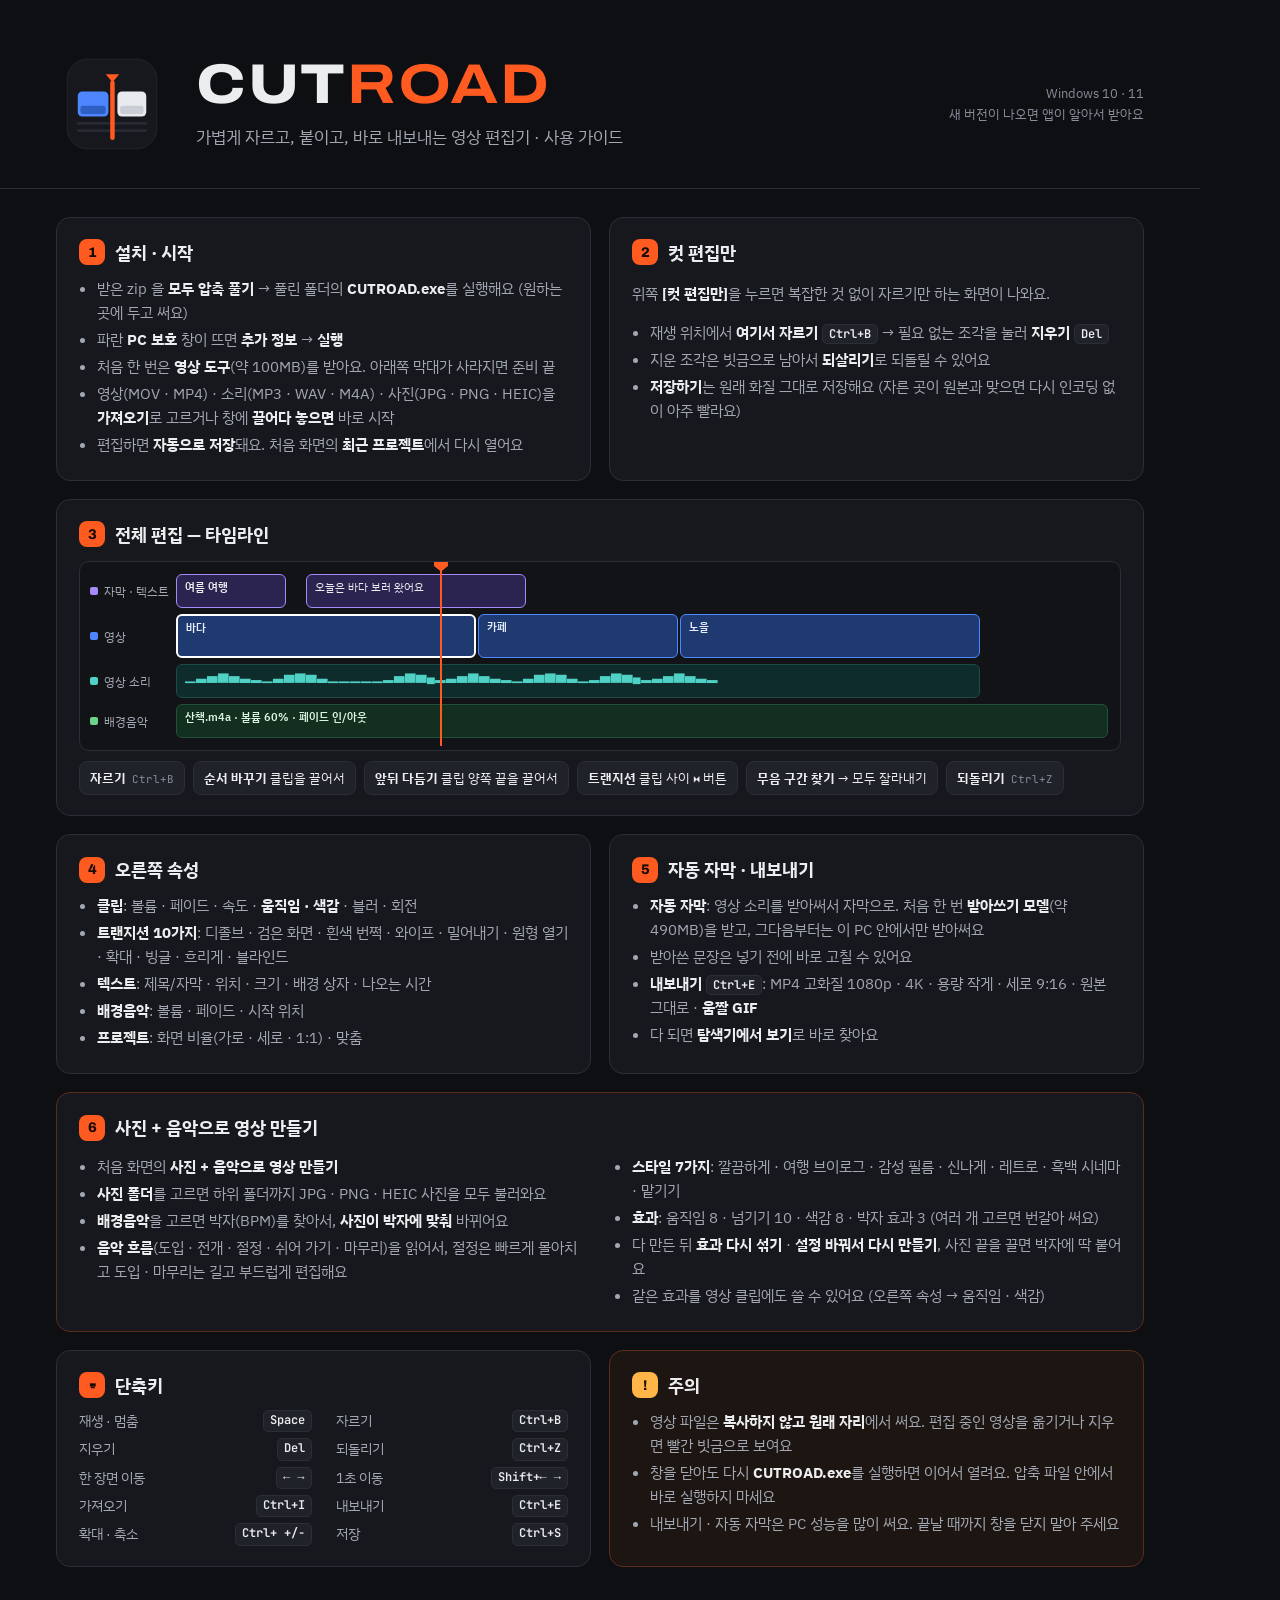
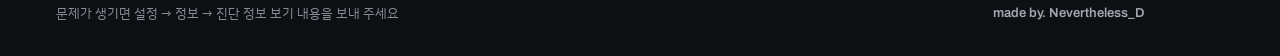
<file: docs/guide-win.html>
<!doctype html>
<html lang="ko">
<head>
<meta charset="utf-8">
<title>CUTROAD 사용 가이드</title>
<!-- 사용 가이드 이미지 원본. scripts/guide.py 로 docs/CUTROAD_사용가이드.png 를 만들어요 -->
<link rel="stylesheet" href="../engine/web/fonts/fonts.css">
<style>
:root { --bg:#0E0F12; --panel:#16181D; --field:#1F2229; --line:#2A2E37; --text:#ECEDEF; --sub:#A2A8B3; --dim:#868C98;
  --accent:#FF5A1F; --v:#4D86FF; --vf:#1E3A70; --a:#4FD1C5; --af:#0F2C2C; --b:#6BD38A; --bf:#132F1F; --t:#A78BFA; --tf:#2B2350; }
* { box-sizing: border-box; }
body { margin: 0; width: 1200px; background: var(--bg); color: var(--text); font: 15px/1.6 'IBM Plex Sans KR', sans-serif; -webkit-font-smoothing: antialiased; }
.mono { font-family: 'JetBrains Mono', monospace; }
.hero { padding: 48px 56px 28px; display: flex; gap: 28px; align-items: center; border-bottom: 1px solid var(--line); }
.hero svg { width: 112px; height: 112px; flex: none; }
.hero h1 { margin: 0; font: 800 56px/1 'Archivo', sans-serif; font-stretch: 118%; letter-spacing: .03em; }
.hero h1 b { color: var(--accent); }
.hero p { margin: 10px 0 0; color: var(--sub); font-size: 17px; }
.hero .ver { margin-left: auto; text-align: right; color: var(--dim); font-size: 13px; }
.wrap { padding: 28px 56px 36px; display: grid; grid-template-columns: repeat(2, minmax(0,1fr)); gap: 18px; }
.card { background: var(--panel); border: 1px solid var(--line); border-radius: 14px; padding: 20px 22px; }
.card.wide { grid-column: span 2; }
.card h2 { margin: 0 0 10px; font-size: 18px; display: flex; align-items: center; gap: 10px; }
.card h2 .n { width: 26px; height: 26px; border-radius: 8px; background: var(--accent); color: #1A0A03; font: 800 14px 'Archivo', sans-serif; display: grid; place-items: center; flex: none; }
.card p, .card li { color: var(--sub); }
.card ul { margin: 0; padding-left: 18px; }
.card li { margin: 3px 0; }
.card li b, .card p b { color: var(--text); }
kbd { font: 600 12px 'JetBrains Mono', monospace; color: var(--text); background: var(--field); border: 1px solid var(--line); border-radius: 5px; padding: 1px 6px; }
.tl { margin-top: 12px; background: #121317; border: 1px solid var(--line); border-radius: 10px; padding: 12px 12px 12px 96px; position: relative; }
.row { position: relative; height: 34px; margin-bottom: 6px; }
.row .lab { position: absolute; left: -86px; top: 8px; font-size: 12px; color: var(--sub); display: flex; gap: 6px; align-items: center; }
.row .lab i { width: 8px; height: 8px; border-radius: 2px; display: block; }
.blk { position: absolute; top: 0; bottom: 0; border-radius: 6px; font-size: 11px; font-weight: 600; padding: 4px 8px; white-space: nowrap; overflow: hidden; }
.ph { position: absolute; top: 4px; bottom: 4px; width: 2px; background: var(--accent); left: 360px; }
.ph::before { content: ''; position: absolute; top: -4px; left: -6px; width: 14px; height: 10px; background: var(--accent); clip-path: polygon(0 0,100% 0,100% 45%,50% 100%,0 45%); }
.chips { display: flex; flex-wrap: wrap; gap: 8px; margin-top: 10px; }
.chip { padding: 6px 10px; border-radius: 8px; background: var(--field); border: 1px solid var(--line); font-size: 13px; }
.chip b { color: var(--text); } .chip small { color: var(--dim); font-family: 'JetBrains Mono', monospace; margin-left: 6px; }
.warn { border-color: #5a2e1d; background: #1d1511; }
.warn h2 .n { background: #FFB547; }
.keys { display: grid; grid-template-columns: repeat(2, minmax(0,1fr)); gap: 6px 24px; font-size: 14px; color: var(--sub); }
.keys div { display: flex; justify-content: space-between; gap: 10px; }
.foot { padding: 0 56px 32px; display: flex; justify-content: space-between; color: var(--dim); font-size: 13px; }
.foot b { font-family: 'Archivo', sans-serif; color: var(--sub); font-weight: 600; }
</style>
</head>
<body>
<div class="hero">
  <svg viewBox="-14.27 -14.27 248.54 248.54" aria-hidden="true"><rect x="10" y="10" width="200" height="200" rx="45" fill="#16181d"/><rect x="10.5" y="10.5" width="199" height="199" rx="44.5" fill="none" stroke="#33373F"/><rect x="32" y="150" width="156" height="6" rx="3" fill="#262A33"/><rect x="32" y="166" width="156" height="6" rx="3" fill="#262A33"/><rect x="34" y="82" width="68" height="56" rx="10" fill="#4D86FF"/><rect x="40" y="114" width="56" height="18" rx="5" fill="#2E5FC4"/><rect x="122" y="82" width="64" height="56" rx="10" fill="#E8EAEE"/><rect x="128" y="114" width="52" height="18" rx="5" fill="#C9CDD5"/><rect x="106" y="58" width="10" height="132" rx="5" fill="#FF5A1F"/><path d="M96 44h30l-15 18z" fill="#FF5A1F"/></svg>
  <div>
    <h1>CUT<b>ROAD</b></h1>
    <p>가볍게 자르고, 붙이고, 바로 내보내는 영상 편집기 · 사용 가이드</p>
  </div>
  <div class="ver">Windows 10 · 11<br>새 버전이 나오면 앱이 알아서 받아요</div>
</div>

<div class="wrap">
  <div class="card">
    <h2><span class="n">1</span>설치 · 시작</h2>
    <ul>
      <li>받은 zip 을 <b>모두 압축 풀기</b> → 풀린 폴더의 <b>CUTROAD.exe</b>를 실행해요 (원하는 곳에 두고 써요)</li>
      <li>파란 <b>PC 보호</b> 창이 뜨면 <b>추가 정보</b> → <b>실행</b></li>
      <li>처음 한 번은 <b>영상 도구</b>(약 100MB)를 받아요. 아래쪽 막대가 사라지면 준비 끝</li>
      <li>영상(MOV · MP4) · 소리(MP3 · WAV · M4A) · 사진(JPG · PNG · HEIC)을 <b>가져오기</b>로 고르거나 창에 <b>끌어다 놓으면</b> 바로 시작</li>
      <li>편집하면 <b>자동으로 저장</b>돼요. 처음 화면의 <b>최근 프로젝트</b>에서 다시 열어요</li>
    </ul>
  </div>
  <div class="card">
    <h2><span class="n">2</span>컷 편집만</h2>
    <p>위쪽 <b>[컷 편집만]</b>을 누르면 복잡한 것 없이 자르기만 하는 화면이 나와요.</p>
    <ul>
      <li>재생 위치에서 <b>여기서 자르기</b> <kbd>Ctrl+B</kbd> → 필요 없는 조각을 눌러 <b>지우기</b> <kbd>Del</kbd></li>
      <li>지운 조각은 빗금으로 남아서 <b>되살리기</b>로 되돌릴 수 있어요</li>
      <li><b>저장하기</b>는 원래 화질 그대로 저장해요 (자른 곳이 원본과 맞으면 다시 인코딩 없이 아주 빨라요)</li>
    </ul>
  </div>

  <div class="card wide">
    <h2><span class="n">3</span>전체 편집 — 타임라인</h2>
    <div class="tl">
      <div class="row"><span class="lab"><i style="background:var(--t)"></i>자막 · 텍스트</span>
        <div class="blk" style="left:0;width:110px;background:var(--tf);border:1px solid var(--t)">여름 여행</div>
        <div class="blk" style="left:130px;width:220px;background:var(--tf);border:1px solid var(--t);font-weight:500">오늘은 바다 보러 왔어요</div></div>
      <div class="row" style="height:44px"><span class="lab" style="top:13px"><i style="background:var(--v)"></i>영상</span>
        <div class="blk" style="left:0;width:300px;background:var(--vf);border:2px solid #fff;color:#E8EEFF">바다</div>
        <div class="blk" style="left:302px;width:200px;background:var(--vf);border:1px solid var(--v);color:#E8EEFF">카페</div>
        <div class="blk" style="left:504px;width:300px;background:var(--vf);border:1px solid var(--v);color:#E8EEFF">노을</div></div>
      <div class="row"><span class="lab"><i style="background:var(--a)"></i>영상 소리</span>
        <div class="blk" style="left:0;width:804px;background:var(--af);border:1px solid #1E4A48;color:var(--a)">▁▃▅▇▅▃▂▁▃▆▇▆▃▁▁▁▁▁▂▅▇▆▄▂▃▅▇▅▃▂▁▃▆▇▆▃▁▂▅▇▆▄▂▃▅▇▅▃▂</div></div>
      <div class="row" style="margin-bottom:0"><span class="lab"><i style="background:var(--b)"></i>배경음악</span>
        <div class="blk" style="left:0;right:0;background:var(--bf);border:1px solid #22503A;color:#D7F5E1">산책.m4a · 볼륨 60% · 페이드 인/아웃</div></div>
      <div class="ph"></div>
    </div>
    <div class="chips">
      <span class="chip"><b>자르기</b><small>Ctrl+B</small></span>
      <span class="chip"><b>순서 바꾸기</b> 클립을 끌어서</span>
      <span class="chip"><b>앞뒤 다듬기</b> 클립 양쪽 끝을 끌어서</span>
      <span class="chip"><b>트랜지션</b> 클립 사이 ⧓ 버튼</span>
      <span class="chip"><b>무음 구간 찾기</b> → 모두 잘라내기</span>
      <span class="chip"><b>되돌리기</b><small>Ctrl+Z</small></span>
    </div>
  </div>

  <div class="card">
    <h2><span class="n">4</span>오른쪽 속성</h2>
    <ul>
      <li><b>클립</b>: 볼륨 · 페이드 · 속도 · <b>움직임 · 색감</b> · 블러 · 회전</li>
      <li><b>트랜지션 10가지</b>: 디졸브 · 검은 화면 · 흰색 번쩍 · 와이프 · 밀어내기 · 원형 열기 · 확대 · 빙글 · 흐리게 · 블라인드</li>
      <li><b>텍스트</b>: 제목/자막 · 위치 · 크기 · 배경 상자 · 나오는 시간</li>
      <li><b>배경음악</b>: 볼륨 · 페이드 · 시작 위치</li>
      <li><b>프로젝트</b>: 화면 비율(가로 · 세로 · 1:1) · 맞춤</li>
    </ul>
  </div>
  <div class="card">
    <h2><span class="n">5</span>자동 자막 · 내보내기</h2>
    <ul>
      <li><b>자동 자막</b>: 영상 소리를 받아써서 자막으로. 처음 한 번 <b>받아쓰기 모델</b>(약 490MB)을 받고, 그다음부터는 이 PC 안에서만 받아써요</li>
      <li>받아쓴 문장은 넣기 전에 바로 고칠 수 있어요</li>
      <li><b>내보내기</b> <kbd>Ctrl+E</kbd>: MP4 고화질 1080p · 4K · 용량 작게 · 세로 9:16 · 원본 그대로 · <b>움짤 GIF</b></li>
      <li>다 되면 <b>탐색기에서 보기</b>로 바로 찾아요</li>
    </ul>
  </div>

  <div class="card wide" style="border-color:#5a2e1d">
    <h2><span class="n">6</span>사진 + 음악으로 영상 만들기</h2>
    <div style="display:grid;grid-template-columns:1fr 1fr;gap:6px 28px">
      <ul>
        <li>처음 화면의 <b>사진 + 음악으로 영상 만들기</b></li>
        <li><b>사진 폴더</b>를 고르면 하위 폴더까지 JPG · PNG · HEIC 사진을 모두 불러와요</li>
        <li><b>배경음악</b>을 고르면 박자(BPM)를 찾아서, <b>사진이 박자에 맞춰</b> 바뀌어요</li>
        <li><b>음악 흐름</b>(도입 · 전개 · 절정 · 쉬어 가기 · 마무리)을 읽어서, 절정은 빠르게 몰아치고 도입 · 마무리는 길고 부드럽게 편집해요</li>
      </ul>
      <ul>
        <li><b>스타일 7가지</b>: 깔끔하게 · 여행 브이로그 · 감성 필름 · 신나게 · 레트로 · 흑백 시네마 · 맡기기</li>
        <li><b>효과</b>: 움직임 8 · 넘기기 10 · 색감 8 · 박자 효과 3 (여러 개 고르면 번갈아 써요)</li>
        <li>다 만든 뒤 <b>효과 다시 섞기</b> · <b>설정 바꿔서 다시 만들기</b>, 사진 끝을 끌면 박자에 딱 붙어요</li>
        <li>같은 효과를 영상 클립에도 쓸 수 있어요 (오른쪽 속성 → 움직임 · 색감)</li>
      </ul>
    </div>
  </div>

  <div class="card">
    <h2><span class="n">⌨</span>단축키</h2>
    <div class="keys">
      <div>재생 · 멈춤<kbd>Space</kbd></div><div>자르기<kbd>Ctrl+B</kbd></div>
      <div>지우기<kbd>Del</kbd></div><div>되돌리기<kbd>Ctrl+Z</kbd></div>
      <div>한 장면 이동<kbd>← →</kbd></div><div>1초 이동<kbd>Shift+← →</kbd></div>
      <div>가져오기<kbd>Ctrl+I</kbd></div><div>내보내기<kbd>Ctrl+E</kbd></div>
      <div>확대 · 축소<kbd>Ctrl+ +/−</kbd></div><div>저장<kbd>Ctrl+S</kbd></div>
    </div>
  </div>
  <div class="card warn">
    <h2><span class="n">!</span>주의</h2>
    <ul>
      <li>영상 파일은 <b>복사하지 않고 원래 자리</b>에서 써요. 편집 중인 영상을 옮기거나 지우면 빨간 빗금으로 보여요</li>
      <li>창을 닫아도 다시 <b>CUTROAD.exe</b>를 실행하면 이어서 열려요. 압축 파일 안에서 바로 실행하지 마세요</li>
      <li>내보내기 · 자동 자막은 PC 성능을 많이 써요. 끝날 때까지 창을 닫지 말아 주세요</li>
    </ul>
  </div>
</div>
<div class="foot"><span>문제가 생기면 설정 → 정보 → 진단 정보 보기 내용을 보내 주세요</span><b>made by. Nevertheless_D</b></div>
</body>
</html>
</file>
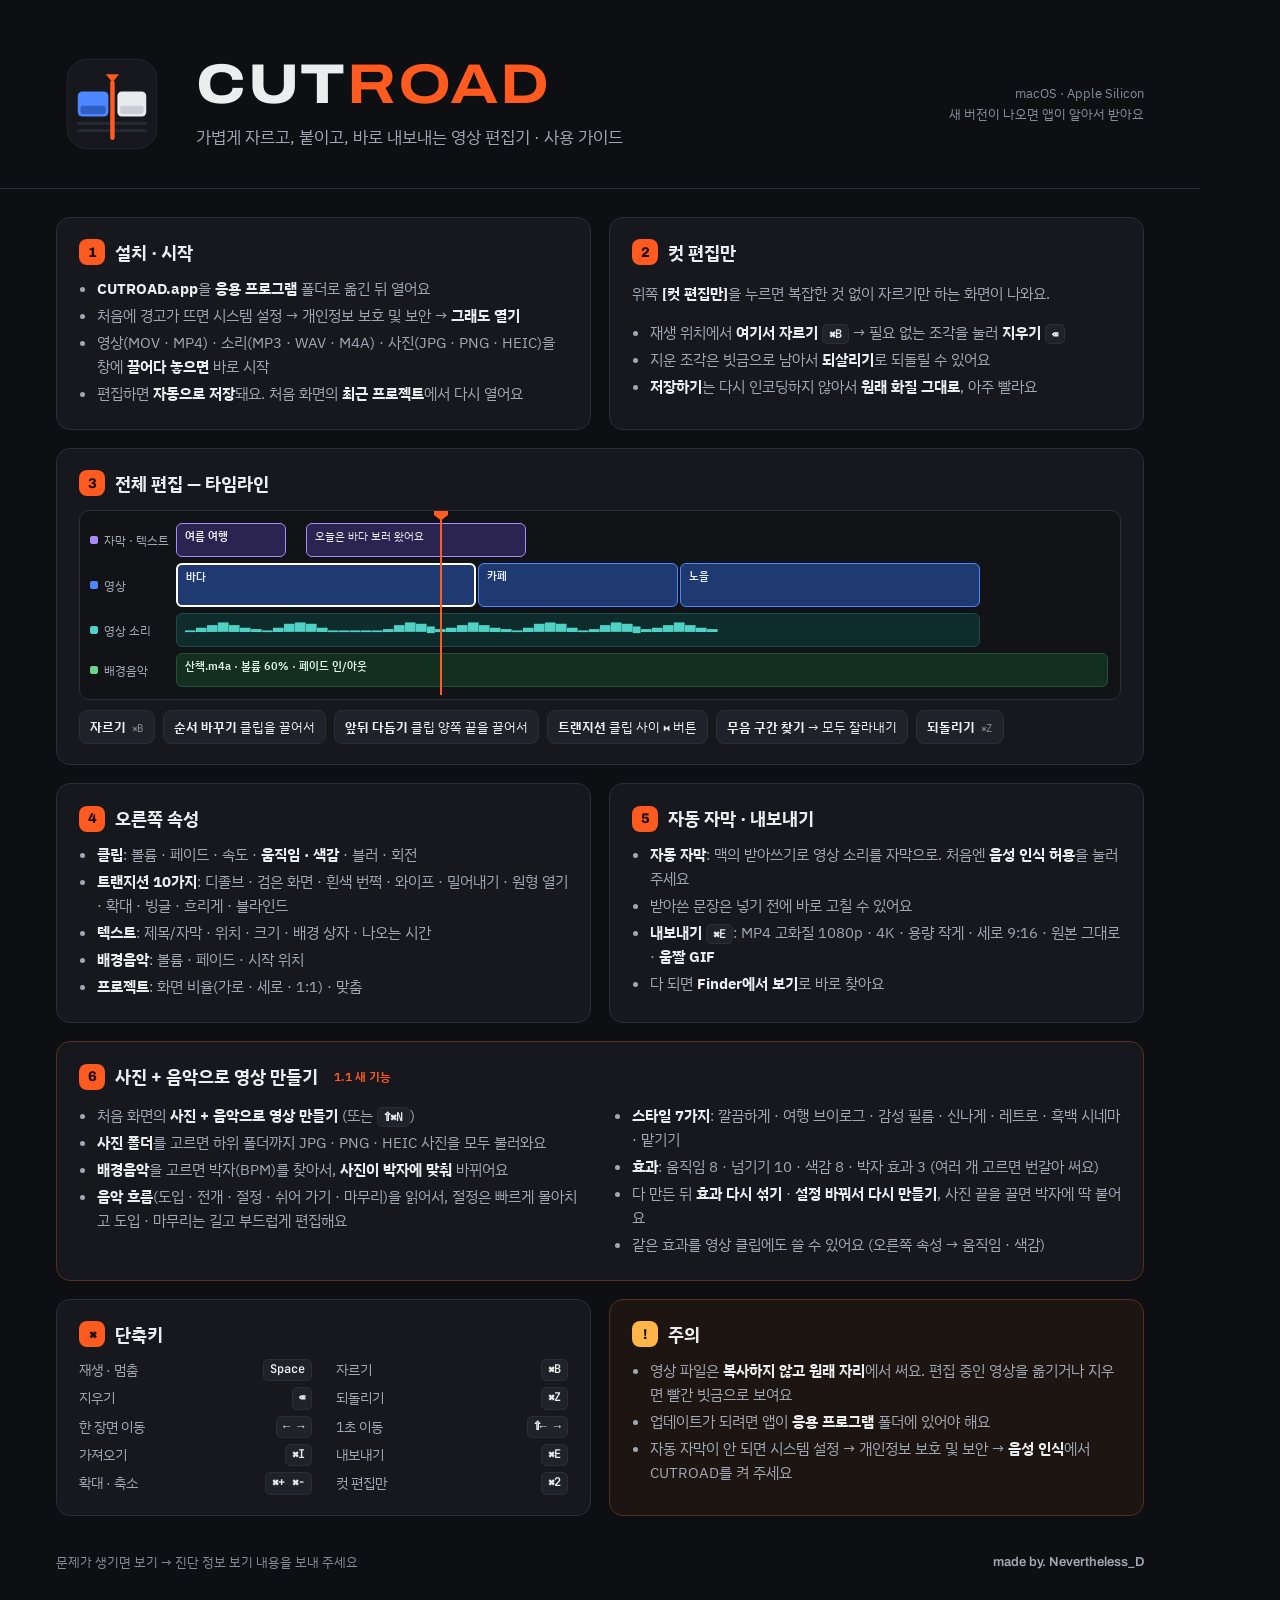
<file: docs/guide.html>
<!doctype html>
<html lang="ko">
<head>
<meta charset="utf-8">
<title>CUTROAD 사용 가이드</title>
<!-- 사용 가이드 이미지 원본. scripts/guide.py 로 docs/CUTROAD_사용가이드.png 를 만들어요 -->
<link rel="stylesheet" href="../engine/web/fonts/fonts.css">
<style>
:root { --bg:#0E0F12; --panel:#16181D; --field:#1F2229; --line:#2A2E37; --text:#ECEDEF; --sub:#A2A8B3; --dim:#868C98;
  --accent:#FF5A1F; --v:#4D86FF; --vf:#1E3A70; --a:#4FD1C5; --af:#0F2C2C; --b:#6BD38A; --bf:#132F1F; --t:#A78BFA; --tf:#2B2350; }
* { box-sizing: border-box; }
body { margin: 0; width: 1200px; background: var(--bg); color: var(--text); font: 15px/1.6 'IBM Plex Sans KR', sans-serif; -webkit-font-smoothing: antialiased; }
.mono { font-family: 'JetBrains Mono', monospace; }
.hero { padding: 48px 56px 28px; display: flex; gap: 28px; align-items: center; border-bottom: 1px solid var(--line); }
.hero svg { width: 112px; height: 112px; flex: none; }
.hero h1 { margin: 0; font: 800 56px/1 'Archivo', sans-serif; font-stretch: 118%; letter-spacing: .03em; }
.hero h1 b { color: var(--accent); }
.hero p { margin: 10px 0 0; color: var(--sub); font-size: 17px; }
.hero .ver { margin-left: auto; text-align: right; color: var(--dim); font-size: 13px; }
.wrap { padding: 28px 56px 36px; display: grid; grid-template-columns: repeat(2, minmax(0,1fr)); gap: 18px; }
.card { background: var(--panel); border: 1px solid var(--line); border-radius: 14px; padding: 20px 22px; }
.card.wide { grid-column: span 2; }
.card h2 { margin: 0 0 10px; font-size: 18px; display: flex; align-items: center; gap: 10px; }
.card h2 .n { width: 26px; height: 26px; border-radius: 8px; background: var(--accent); color: #1A0A03; font: 800 14px 'Archivo', sans-serif; display: grid; place-items: center; flex: none; }
.card p, .card li { color: var(--sub); }
.card ul { margin: 0; padding-left: 18px; }
.card li { margin: 3px 0; }
.card li b, .card p b { color: var(--text); }
kbd { font: 600 12px 'JetBrains Mono', monospace; color: var(--text); background: var(--field); border: 1px solid var(--line); border-radius: 5px; padding: 1px 6px; }
.tl { margin-top: 12px; background: #121317; border: 1px solid var(--line); border-radius: 10px; padding: 12px 12px 12px 96px; position: relative; }
.row { position: relative; height: 34px; margin-bottom: 6px; }
.row .lab { position: absolute; left: -86px; top: 8px; font-size: 12px; color: var(--sub); display: flex; gap: 6px; align-items: center; }
.row .lab i { width: 8px; height: 8px; border-radius: 2px; display: block; }
.blk { position: absolute; top: 0; bottom: 0; border-radius: 6px; font-size: 11px; font-weight: 600; padding: 4px 8px; white-space: nowrap; overflow: hidden; }
.ph { position: absolute; top: 4px; bottom: 4px; width: 2px; background: var(--accent); left: 360px; }
.ph::before { content: ''; position: absolute; top: -4px; left: -6px; width: 14px; height: 10px; background: var(--accent); clip-path: polygon(0 0,100% 0,100% 45%,50% 100%,0 45%); }
.chips { display: flex; flex-wrap: wrap; gap: 8px; margin-top: 10px; }
.chip { padding: 6px 10px; border-radius: 8px; background: var(--field); border: 1px solid var(--line); font-size: 13px; }
.chip b { color: var(--text); } .chip small { color: var(--dim); font-family: 'JetBrains Mono', monospace; margin-left: 6px; }
.warn { border-color: #5a2e1d; background: #1d1511; }
.warn h2 .n { background: #FFB547; }
.keys { display: grid; grid-template-columns: repeat(2, minmax(0,1fr)); gap: 6px 24px; font-size: 14px; color: var(--sub); }
.keys div { display: flex; justify-content: space-between; gap: 10px; }
.foot { padding: 0 56px 32px; display: flex; justify-content: space-between; color: var(--dim); font-size: 13px; }
.foot b { font-family: 'Archivo', sans-serif; color: var(--sub); font-weight: 600; }
</style>
</head>
<body>
<div class="hero">
  <svg viewBox="-14.27 -14.27 248.54 248.54" aria-hidden="true"><rect x="10" y="10" width="200" height="200" rx="45" fill="#16181d"/><rect x="10.5" y="10.5" width="199" height="199" rx="44.5" fill="none" stroke="#33373F"/><rect x="32" y="150" width="156" height="6" rx="3" fill="#262A33"/><rect x="32" y="166" width="156" height="6" rx="3" fill="#262A33"/><rect x="34" y="82" width="68" height="56" rx="10" fill="#4D86FF"/><rect x="40" y="114" width="56" height="18" rx="5" fill="#2E5FC4"/><rect x="122" y="82" width="64" height="56" rx="10" fill="#E8EAEE"/><rect x="128" y="114" width="52" height="18" rx="5" fill="#C9CDD5"/><rect x="106" y="58" width="10" height="132" rx="5" fill="#FF5A1F"/><path d="M96 44h30l-15 18z" fill="#FF5A1F"/></svg>
  <div>
    <h1>CUT<b>ROAD</b></h1>
    <p>가볍게 자르고, 붙이고, 바로 내보내는 영상 편집기 · 사용 가이드</p>
  </div>
  <div class="ver">macOS · Apple Silicon<br>새 버전이 나오면 앱이 알아서 받아요</div>
</div>

<div class="wrap">
  <div class="card">
    <h2><span class="n">1</span>설치 · 시작</h2>
    <ul>
      <li><b>CUTROAD.app</b>을 <b>응용 프로그램</b> 폴더로 옮긴 뒤 열어요</li>
      <li>처음에 경고가 뜨면 시스템 설정 → 개인정보 보호 및 보안 → <b>그래도 열기</b></li>
      <li>영상(MOV · MP4) · 소리(MP3 · WAV · M4A) · 사진(JPG · PNG · HEIC)을 창에 <b>끌어다 놓으면</b> 바로 시작</li>
      <li>편집하면 <b>자동으로 저장</b>돼요. 처음 화면의 <b>최근 프로젝트</b>에서 다시 열어요</li>
    </ul>
  </div>
  <div class="card">
    <h2><span class="n">2</span>컷 편집만</h2>
    <p>위쪽 <b>[컷 편집만]</b>을 누르면 복잡한 것 없이 자르기만 하는 화면이 나와요.</p>
    <ul>
      <li>재생 위치에서 <b>여기서 자르기</b> <kbd>⌘B</kbd> → 필요 없는 조각을 눌러 <b>지우기</b> <kbd>⌫</kbd></li>
      <li>지운 조각은 빗금으로 남아서 <b>되살리기</b>로 되돌릴 수 있어요</li>
      <li><b>저장하기</b>는 다시 인코딩하지 않아서 <b>원래 화질 그대로</b>, 아주 빨라요</li>
    </ul>
  </div>

  <div class="card wide">
    <h2><span class="n">3</span>전체 편집 — 타임라인</h2>
    <div class="tl">
      <div class="row"><span class="lab"><i style="background:var(--t)"></i>자막 · 텍스트</span>
        <div class="blk" style="left:0;width:110px;background:var(--tf);border:1px solid var(--t)">여름 여행</div>
        <div class="blk" style="left:130px;width:220px;background:var(--tf);border:1px solid var(--t);font-weight:500">오늘은 바다 보러 왔어요</div></div>
      <div class="row" style="height:44px"><span class="lab" style="top:13px"><i style="background:var(--v)"></i>영상</span>
        <div class="blk" style="left:0;width:300px;background:var(--vf);border:2px solid #fff;color:#E8EEFF">바다</div>
        <div class="blk" style="left:302px;width:200px;background:var(--vf);border:1px solid var(--v);color:#E8EEFF">카페</div>
        <div class="blk" style="left:504px;width:300px;background:var(--vf);border:1px solid var(--v);color:#E8EEFF">노을</div></div>
      <div class="row"><span class="lab"><i style="background:var(--a)"></i>영상 소리</span>
        <div class="blk" style="left:0;width:804px;background:var(--af);border:1px solid #1E4A48;color:var(--a)">▁▃▅▇▅▃▂▁▃▆▇▆▃▁▁▁▁▁▂▅▇▆▄▂▃▅▇▅▃▂▁▃▆▇▆▃▁▂▅▇▆▄▂▃▅▇▅▃▂</div></div>
      <div class="row" style="margin-bottom:0"><span class="lab"><i style="background:var(--b)"></i>배경음악</span>
        <div class="blk" style="left:0;right:0;background:var(--bf);border:1px solid #22503A;color:#D7F5E1">산책.m4a · 볼륨 60% · 페이드 인/아웃</div></div>
      <div class="ph"></div>
    </div>
    <div class="chips">
      <span class="chip"><b>자르기</b><small>⌘B</small></span>
      <span class="chip"><b>순서 바꾸기</b> 클립을 끌어서</span>
      <span class="chip"><b>앞뒤 다듬기</b> 클립 양쪽 끝을 끌어서</span>
      <span class="chip"><b>트랜지션</b> 클립 사이 ⧓ 버튼</span>
      <span class="chip"><b>무음 구간 찾기</b> → 모두 잘라내기</span>
      <span class="chip"><b>되돌리기</b><small>⌘Z</small></span>
    </div>
  </div>

  <div class="card">
    <h2><span class="n">4</span>오른쪽 속성</h2>
    <ul>
      <li><b>클립</b>: 볼륨 · 페이드 · 속도 · <b>움직임 · 색감</b> · 블러 · 회전</li>
      <li><b>트랜지션 10가지</b>: 디졸브 · 검은 화면 · 흰색 번쩍 · 와이프 · 밀어내기 · 원형 열기 · 확대 · 빙글 · 흐리게 · 블라인드</li>
      <li><b>텍스트</b>: 제목/자막 · 위치 · 크기 · 배경 상자 · 나오는 시간</li>
      <li><b>배경음악</b>: 볼륨 · 페이드 · 시작 위치</li>
      <li><b>프로젝트</b>: 화면 비율(가로 · 세로 · 1:1) · 맞춤</li>
    </ul>
  </div>
  <div class="card">
    <h2><span class="n">5</span>자동 자막 · 내보내기</h2>
    <ul>
      <li><b>자동 자막</b>: 맥의 받아쓰기로 영상 소리를 자막으로. 처음엔 <b>음성 인식 허용</b>을 눌러 주세요</li>
      <li>받아쓴 문장은 넣기 전에 바로 고칠 수 있어요</li>
      <li><b>내보내기</b> <kbd>⌘E</kbd>: MP4 고화질 1080p · 4K · 용량 작게 · 세로 9:16 · 원본 그대로 · <b>움짤 GIF</b></li>
      <li>다 되면 <b>Finder에서 보기</b>로 바로 찾아요</li>
    </ul>
  </div>

  <div class="card wide" style="border-color:#5a2e1d">
    <h2><span class="n">6</span>사진 + 음악으로 영상 만들기 <span style="font-size:12px;color:var(--accent);font-weight:600;margin-left:6px">1.1 새 기능</span></h2>
    <div style="display:grid;grid-template-columns:1fr 1fr;gap:6px 28px">
      <ul>
        <li>처음 화면의 <b>사진 + 음악으로 영상 만들기</b> (또는 <kbd>⇧⌘N</kbd>)</li>
        <li><b>사진 폴더</b>를 고르면 하위 폴더까지 JPG · PNG · HEIC 사진을 모두 불러와요</li>
        <li><b>배경음악</b>을 고르면 박자(BPM)를 찾아서, <b>사진이 박자에 맞춰</b> 바뀌어요</li>
        <li><b>음악 흐름</b>(도입 · 전개 · 절정 · 쉬어 가기 · 마무리)을 읽어서, 절정은 빠르게 몰아치고 도입 · 마무리는 길고 부드럽게 편집해요</li>
      </ul>
      <ul>
        <li><b>스타일 7가지</b>: 깔끔하게 · 여행 브이로그 · 감성 필름 · 신나게 · 레트로 · 흑백 시네마 · 맡기기</li>
        <li><b>효과</b>: 움직임 8 · 넘기기 10 · 색감 8 · 박자 효과 3 (여러 개 고르면 번갈아 써요)</li>
        <li>다 만든 뒤 <b>효과 다시 섞기</b> · <b>설정 바꿔서 다시 만들기</b>, 사진 끝을 끌면 박자에 딱 붙어요</li>
        <li>같은 효과를 영상 클립에도 쓸 수 있어요 (오른쪽 속성 → 움직임 · 색감)</li>
      </ul>
    </div>
  </div>

  <div class="card">
    <h2><span class="n">⌘</span>단축키</h2>
    <div class="keys">
      <div>재생 · 멈춤<kbd>Space</kbd></div><div>자르기<kbd>⌘B</kbd></div>
      <div>지우기<kbd>⌫</kbd></div><div>되돌리기<kbd>⌘Z</kbd></div>
      <div>한 장면 이동<kbd>← →</kbd></div><div>1초 이동<kbd>⇧← →</kbd></div>
      <div>가져오기<kbd>⌘I</kbd></div><div>내보내기<kbd>⌘E</kbd></div>
      <div>확대 · 축소<kbd>⌘+ ⌘−</kbd></div><div>컷 편집만<kbd>⌘2</kbd></div>
    </div>
  </div>
  <div class="card warn">
    <h2><span class="n">!</span>주의</h2>
    <ul>
      <li>영상 파일은 <b>복사하지 않고 원래 자리</b>에서 써요. 편집 중인 영상을 옮기거나 지우면 빨간 빗금으로 보여요</li>
      <li>업데이트가 되려면 앱이 <b>응용 프로그램</b> 폴더에 있어야 해요</li>
      <li>자동 자막이 안 되면 시스템 설정 → 개인정보 보호 및 보안 → <b>음성 인식</b>에서 CUTROAD를 켜 주세요</li>
    </ul>
  </div>
</div>
<div class="foot"><span>문제가 생기면 보기 → 진단 정보 보기 내용을 보내 주세요</span><b>made by. Nevertheless_D</b></div>
</body>
</html>
</file>
<file: engine/web/fonts/fonts.css>
/* CUTROAD 글꼴 — 모두 SIL Open Font License (LICENSE-*.txt) */
/* ibm-plex-sans-kr-[0]-400-normal */
@font-face {
  font-family: 'IBM Plex Sans KR';
  font-style: normal;
  font-display: swap;
  font-weight: 400;
  src: url(./ibm-plex-sans-kr-0-400-normal.woff2) format('woff2');
  unicode-range: U+f9ca-fa0b,U+ff03-ff05,U+ff07,U+ff0a-ff0b,U+ff0d-ff19,U+ff1b,U+ff1d,U+ff20-ff5b,U+ff5d,U+ffe0-ffe3,U+ffe5-ffe6;
}

/* ibm-plex-sans-kr-[2]-400-normal */
@font-face {
  font-family: 'IBM Plex Sans KR';
  font-style: normal;
  font-display: swap;
  font-weight: 400;
  src: url(./ibm-plex-sans-kr-2-400-normal.woff2) format('woff2');
  unicode-range: U+d723-d728,U+d72a-d733,U+d735-d748,U+d74a-d74f,U+d752-d753,U+d755-d757,U+d75a-d75f,U+d762-d764,U+d766-d768,U+d76a-d76b,U+d76d-d76f,U+d771-d787,U+d789-d78b,U+d78d-d78f,U+d791-d797,U+d79a,U+d79c,U+d79e-d7a3,U+f900-f909,U+f90b-f92e;
}

/* ibm-plex-sans-kr-[3]-400-normal */
@font-face {
  font-family: 'IBM Plex Sans KR';
  font-style: normal;
  font-display: swap;
  font-weight: 400;
  src: url(./ibm-plex-sans-kr-3-400-normal.woff2) format('woff2');
  unicode-range: U+d679-d68b,U+d68e-d69e,U+d6a0,U+d6a2-d6a7,U+d6a9-d6c3,U+d6c6-d6c7,U+d6c9-d6cb,U+d6cd-d6d3,U+d6d5-d6d6,U+d6d8-d6e3,U+d6e5-d6e7,U+d6e9-d6fb,U+d6fd-d717,U+d719-d71f,U+d721-d722;
}

/* ibm-plex-sans-kr-[4]-400-normal */
@font-face {
  font-family: 'IBM Plex Sans KR';
  font-style: normal;
  font-display: swap;
  font-weight: 400;
  src: url(./ibm-plex-sans-kr-4-400-normal.woff2) format('woff2');
  unicode-range: U+d5bc-d5c7,U+d5ca-d5cb,U+d5cd-d5cf,U+d5d1-d5d7,U+d5d9-d5da,U+d5dc,U+d5de-d5e3,U+d5e6-d5e7,U+d5e9-d5eb,U+d5ed-d5f6,U+d5f8,U+d5fa-d5ff,U+d602-d603,U+d605-d607,U+d609-d60f,U+d612-d613,U+d616-d61b,U+d61d-d637,U+d63a-d63b,U+d63d-d63f,U+d641-d647,U+d64a-d64c,U+d64e-d653,U+d656-d657,U+d659-d65b,U+d65d-d666,U+d668,U+d66a-d678;
}

/* ibm-plex-sans-kr-[5]-400-normal */
@font-face {
  font-family: 'IBM Plex Sans KR';
  font-style: normal;
  font-display: swap;
  font-weight: 400;
  src: url(./ibm-plex-sans-kr-5-400-normal.woff2) format('woff2');
  unicode-range: U+d507,U+d509-d50b,U+d50d-d513,U+d515-d53b,U+d53e-d53f,U+d541-d543,U+d545-d54c,U+d54e,U+d550,U+d552-d557,U+d55a-d55b,U+d55d-d55f,U+d561-d564,U+d566-d567,U+d56a,U+d56c,U+d56e-d573,U+d576-d577,U+d579-d583,U+d585-d586,U+d58a-d5a4,U+d5a6-d5bb;
}

/* ibm-plex-sans-kr-[6]-400-normal */
@font-face {
  font-family: 'IBM Plex Sans KR';
  font-style: normal;
  font-display: swap;
  font-weight: 400;
  src: url(./ibm-plex-sans-kr-6-400-normal.woff2) format('woff2');
  unicode-range: U+d464-d477,U+d47a-d47b,U+d47d-d47f,U+d481-d487,U+d489-d48a,U+d48c,U+d48e-d4e7,U+d4e9-d503,U+d505-d506;
}

/* ibm-plex-sans-kr-[7]-400-normal */
@font-face {
  font-family: 'IBM Plex Sans KR';
  font-style: normal;
  font-display: swap;
  font-weight: 400;
  src: url(./ibm-plex-sans-kr-7-400-normal.woff2) format('woff2');
  unicode-range: U+d3bf-d3c7,U+d3ca-d3cf,U+d3d1-d3eb,U+d3ee-d3ef,U+d3f1-d3f3,U+d3f5-d3fb,U+d3fd-d400,U+d402-d45b,U+d45d-d463;
}

/* ibm-plex-sans-kr-[8]-400-normal */
@font-face {
  font-family: 'IBM Plex Sans KR';
  font-style: normal;
  font-display: swap;
  font-weight: 400;
  src: url(./ibm-plex-sans-kr-8-400-normal.woff2) format('woff2');
  unicode-range: U+d2ff,U+d302-d304,U+d306-d30b,U+d30f,U+d311-d313,U+d315-d31b,U+d31e,U+d322-d324,U+d326-d327,U+d32a-d32b,U+d32d-d32f,U+d331-d337,U+d339-d33c,U+d33e-d37b,U+d37e-d37f,U+d381-d383,U+d385-d38b,U+d38e-d390,U+d392-d397,U+d39a-d39b,U+d39d-d39f,U+d3a1-d3a7,U+d3a9-d3aa,U+d3ac,U+d3ae-d3b3,U+d3b5-d3b7,U+d3b9-d3bb,U+d3bd-d3be;
}

/* ibm-plex-sans-kr-[9]-400-normal */
@font-face {
  font-family: 'IBM Plex Sans KR';
  font-style: normal;
  font-display: swap;
  font-weight: 400;
  src: url(./ibm-plex-sans-kr-9-400-normal.woff2) format('woff2');
  unicode-range: U+d257-d27f,U+d281-d29b,U+d29d-d29f,U+d2a1-d2ab,U+d2ad-d2b7,U+d2ba-d2bb,U+d2bd-d2bf,U+d2c1-d2c7,U+d2c9-d2ef,U+d2f2-d2f3,U+d2f5-d2f7,U+d2f9-d2fe;
}

/* ibm-plex-sans-kr-[10]-400-normal */
@font-face {
  font-family: 'IBM Plex Sans KR';
  font-style: normal;
  font-display: swap;
  font-weight: 400;
  src: url(./ibm-plex-sans-kr-10-400-normal.woff2) format('woff2');
  unicode-range: U+d1b4,U+d1b6-d1f3,U+d1f5-d22b,U+d22e-d22f,U+d231-d233,U+d235-d23b,U+d23d-d240,U+d242-d256;
}

/* ibm-plex-sans-kr-[11]-400-normal */
@font-face {
  font-family: 'IBM Plex Sans KR';
  font-style: normal;
  font-display: swap;
  font-weight: 400;
  src: url(./ibm-plex-sans-kr-11-400-normal.woff2) format('woff2');
  unicode-range: U+d105-d12f,U+d132-d133,U+d135-d137,U+d139-d13f,U+d141-d142,U+d144,U+d146-d14b,U+d14e-d14f,U+d151-d153,U+d155-d15b,U+d15e-d187,U+d189-d19f,U+d1a2-d1a3,U+d1a5-d1a7,U+d1a9-d1af,U+d1b2-d1b3;
}

/* ibm-plex-sans-kr-[12]-400-normal */
@font-face {
  font-family: 'IBM Plex Sans KR';
  font-style: normal;
  font-display: swap;
  font-weight: 400;
  src: url(./ibm-plex-sans-kr-12-400-normal.woff2) format('woff2');
  unicode-range: U+d04b-d04f,U+d051-d057,U+d059-d06b,U+d06d-d06f,U+d071-d073,U+d075-d07b,U+d07e-d0a3,U+d0a6-d0a7,U+d0a9-d0ab,U+d0ad-d0b3,U+d0b6,U+d0b8,U+d0ba-d0bf,U+d0c2-d0c3,U+d0c5-d0c7,U+d0c9-d0cf,U+d0d2,U+d0d6-d0db,U+d0de-d0df,U+d0e1-d0e3,U+d0e5-d0eb,U+d0ee-d0f0,U+d0f2-d104;
}

/* ibm-plex-sans-kr-[13]-400-normal */
@font-face {
  font-family: 'IBM Plex Sans KR';
  font-style: normal;
  font-display: swap;
  font-weight: 400;
  src: url(./ibm-plex-sans-kr-13-400-normal.woff2) format('woff2');
  unicode-range: U+cfa2-cfc3,U+cfc5-cfdf,U+cfe2-cfe3,U+cfe5-cfe7,U+cfe9-cff4,U+cff6-cffb,U+cffd-cfff,U+d001-d003,U+d005-d017,U+d019-d033,U+d036-d037,U+d039-d03b,U+d03d-d04a;
}

/* ibm-plex-sans-kr-[14]-400-normal */
@font-face {
  font-family: 'IBM Plex Sans KR';
  font-style: normal;
  font-display: swap;
  font-weight: 400;
  src: url(./ibm-plex-sans-kr-14-400-normal.woff2) format('woff2');
  unicode-range: U+cef0-cef3,U+cef6,U+cef9-ceff,U+cf01-cf03,U+cf05-cf07,U+cf09-cf0f,U+cf11-cf12,U+cf14-cf1b,U+cf1d-cf1f,U+cf21-cf2f,U+cf31-cf53,U+cf56-cf57,U+cf59-cf5b,U+cf5d-cf63,U+cf66,U+cf68,U+cf6a-cf6f,U+cf71-cf84,U+cf86-cf8b,U+cf8d-cfa1;
}

/* ibm-plex-sans-kr-[15]-400-normal */
@font-face {
  font-family: 'IBM Plex Sans KR';
  font-style: normal;
  font-display: swap;
  font-weight: 400;
  src: url(./ibm-plex-sans-kr-15-400-normal.woff2) format('woff2');
  unicode-range: U+ce3c-ce57,U+ce5a-ce5b,U+ce5d-ce5f,U+ce61-ce67,U+ce6a,U+ce6c,U+ce6e-ce73,U+ce76-ce77,U+ce79-ce7b,U+ce7d-ce83,U+ce85-ce88,U+ce8a-ce8f,U+ce91-ce93,U+ce95-ce97,U+ce99-ce9f,U+cea2,U+cea4-ceab,U+cead-cee3,U+cee6-cee7,U+cee9-ceeb,U+ceed-ceef;
}

/* ibm-plex-sans-kr-[16]-400-normal */
@font-face {
  font-family: 'IBM Plex Sans KR';
  font-style: normal;
  font-display: swap;
  font-weight: 400;
  src: url(./ibm-plex-sans-kr-16-400-normal.woff2) format('woff2');
  unicode-range: U+cd92-cd93,U+cd96-cd97,U+cd99-cd9b,U+cd9d-cda3,U+cda6-cda8,U+cdaa-cdaf,U+cdb1-cdc3,U+cdc5-cdcb,U+cdcd-cde7,U+cde9-ce03,U+ce05-ce1f,U+ce22-ce34,U+ce36-ce3b;
}

/* ibm-plex-sans-kr-[17]-400-normal */
@font-face {
  font-family: 'IBM Plex Sans KR';
  font-style: normal;
  font-display: swap;
  font-weight: 400;
  src: url(./ibm-plex-sans-kr-17-400-normal.woff2) format('woff2');
  unicode-range: U+ccef-cd07,U+cd0a-cd0b,U+cd0d-cd1a,U+cd1c,U+cd1e-cd2b,U+cd2d-cd5b,U+cd5d-cd77,U+cd79-cd91;
}

/* ibm-plex-sans-kr-[18]-400-normal */
@font-face {
  font-family: 'IBM Plex Sans KR';
  font-style: normal;
  font-display: swap;
  font-weight: 400;
  src: url(./ibm-plex-sans-kr-18-400-normal.woff2) format('woff2');
  unicode-range: U+cc3f-cc43,U+cc46-cc47,U+cc49-cc4b,U+cc4d-cc53,U+cc55-cc58,U+cc5a-cc5f,U+cc61-cc97,U+cc9a-cc9b,U+cc9d-cc9f,U+cca1-cca7,U+ccaa,U+ccac,U+ccae-ccb3,U+ccb6-ccb7,U+ccb9-ccbb,U+ccbd-cccf,U+ccd1-cce3,U+cce5-ccee;
}

/* ibm-plex-sans-kr-[19]-400-normal */
@font-face {
  font-family: 'IBM Plex Sans KR';
  font-style: normal;
  font-display: swap;
  font-weight: 400;
  src: url(./ibm-plex-sans-kr-19-400-normal.woff2) format('woff2');
  unicode-range: U+cb91-cbd3,U+cbd5-cbe3,U+cbe5-cc0b,U+cc0e-cc0f,U+cc11-cc13,U+cc15-cc1b,U+cc1d-cc20,U+cc23-cc27,U+cc2a-cc2b,U+cc2d,U+cc2f,U+cc31-cc37,U+cc3a,U+cc3c;
}

/* ibm-plex-sans-kr-[20]-400-normal */
@font-face {
  font-family: 'IBM Plex Sans KR';
  font-style: normal;
  font-display: swap;
  font-weight: 400;
  src: url(./ibm-plex-sans-kr-20-400-normal.woff2) format('woff2');
  unicode-range: U+caf4-cb47,U+cb4a-cb90;
}

/* ibm-plex-sans-kr-[21]-400-normal */
@font-face {
  font-family: 'IBM Plex Sans KR';
  font-style: normal;
  font-display: swap;
  font-weight: 400;
  src: url(./ibm-plex-sans-kr-21-400-normal.woff2) format('woff2');
  unicode-range: U+ca4a-ca4b,U+ca4e-ca4f,U+ca51-ca53,U+ca55-ca5b,U+ca5d-ca60,U+ca62-ca83,U+ca85-cabb,U+cabe-cabf,U+cac1-cac3,U+cac5-cacb,U+cacd-cad0,U+cad2,U+cad4-cad8,U+cada-caf3;
}

/* ibm-plex-sans-kr-[22]-400-normal */
@font-face {
  font-family: 'IBM Plex Sans KR';
  font-style: normal;
  font-display: swap;
  font-weight: 400;
  src: url(./ibm-plex-sans-kr-22-400-normal.woff2) format('woff2');
  unicode-range: U+c996-c997,U+c99a-c99c,U+c99e-c9bf,U+c9c2-c9c3,U+c9c5-c9c7,U+c9c9-c9cf,U+c9d2,U+c9d4,U+c9d7-c9d8,U+c9db,U+c9de-c9df,U+c9e1-c9e3,U+c9e5-c9e6,U+c9e8-c9eb,U+c9ee-c9f0,U+c9f2-c9f7,U+c9f9-ca0b,U+ca0d-ca28,U+ca2a-ca49;
}

/* ibm-plex-sans-kr-[23]-400-normal */
@font-face {
  font-family: 'IBM Plex Sans KR';
  font-style: normal;
  font-display: swap;
  font-weight: 400;
  src: url(./ibm-plex-sans-kr-23-400-normal.woff2) format('woff2');
  unicode-range: U+c8e9-c8f4,U+c8f6-c8fb,U+c8fe-c8ff,U+c901-c903,U+c905-c90b,U+c90e-c910,U+c912-c917,U+c919-c92b,U+c92d-c94f,U+c951-c953,U+c955-c96b,U+c96d-c973,U+c975-c987,U+c98a-c98b,U+c98d-c98f,U+c991-c995;
}

/* ibm-plex-sans-kr-[24]-400-normal */
@font-face {
  font-family: 'IBM Plex Sans KR';
  font-style: normal;
  font-display: swap;
  font-weight: 400;
  src: url(./ibm-plex-sans-kr-24-400-normal.woff2) format('woff2');
  unicode-range: U+c841-c84b,U+c84d-c86f,U+c872-c873,U+c875-c877,U+c879-c87f,U+c882-c884,U+c887-c88a,U+c88d-c8c3,U+c8c5-c8df,U+c8e1-c8e8;
}

/* ibm-plex-sans-kr-[25]-400-normal */
@font-face {
  font-family: 'IBM Plex Sans KR';
  font-style: normal;
  font-display: swap;
  font-weight: 400;
  src: url(./ibm-plex-sans-kr-25-400-normal.woff2) format('woff2');
  unicode-range: U+c779-c77b,U+c77e-c782,U+c786,U+c78b,U+c78d,U+c78f,U+c792-c793,U+c795,U+c797,U+c799-c79f,U+c7a2,U+c7a7-c7ab,U+c7ae-c7bb,U+c7bd-c7c0,U+c7c2-c7c7,U+c7c9-c7dc,U+c7de-c7ff,U+c802-c803,U+c805-c807,U+c809,U+c80b-c80f,U+c812,U+c814,U+c817-c81b,U+c81e-c81f,U+c821-c823,U+c825-c82e,U+c830-c837,U+c839-c83b,U+c83d-c840;
}

/* ibm-plex-sans-kr-[26]-400-normal */
@font-face {
  font-family: 'IBM Plex Sans KR';
  font-style: normal;
  font-display: swap;
  font-weight: 400;
  src: url(./ibm-plex-sans-kr-26-400-normal.woff2) format('woff2');
  unicode-range: U+c6bb-c6bf,U+c6c2,U+c6c4,U+c6c6-c6cb,U+c6ce-c6cf,U+c6d1-c6d3,U+c6d5-c6db,U+c6dd-c6df,U+c6e1-c6e7,U+c6e9-c6eb,U+c6ed-c6ef,U+c6f1-c6f8,U+c6fa-c703,U+c705-c707,U+c709-c70b,U+c70d-c716,U+c718,U+c71a-c71f,U+c722-c723,U+c725-c727,U+c729-c734,U+c736-c73b,U+c73e-c73f,U+c741-c743,U+c745-c74b,U+c74e-c750,U+c752-c757,U+c759-c773,U+c776-c777;
}

/* ibm-plex-sans-kr-[27]-400-normal */
@font-face {
  font-family: 'IBM Plex Sans KR';
  font-style: normal;
  font-display: swap;
  font-weight: 400;
  src: url(./ibm-plex-sans-kr-27-400-normal.woff2) format('woff2');
  unicode-range: U+c5f5-c5fb,U+c5fe,U+c602-c605,U+c607,U+c609-c60f,U+c611-c61a,U+c61c-c623,U+c626-c627,U+c629-c62b,U+c62d,U+c62f-c632,U+c636,U+c638,U+c63a-c63f,U+c642-c643,U+c645-c647,U+c649-c652,U+c656-c65b,U+c65d-c65f,U+c661-c663,U+c665-c677,U+c679-c67b,U+c67d-c693,U+c696-c697,U+c699-c69b,U+c69d-c6a3,U+c6a6,U+c6a8,U+c6aa-c6af,U+c6b2-c6b3,U+c6b5-c6b7,U+c6b9-c6ba;
}

/* ibm-plex-sans-kr-[28]-400-normal */
@font-face {
  font-family: 'IBM Plex Sans KR';
  font-style: normal;
  font-display: swap;
  font-weight: 400;
  src: url(./ibm-plex-sans-kr-28-400-normal.woff2) format('woff2');
  unicode-range: U+c517-c527,U+c52a-c52b,U+c52d-c52f,U+c531-c538,U+c53a,U+c53c,U+c53e-c543,U+c546-c547,U+c54b,U+c54d-c552,U+c556,U+c55a-c55b,U+c55d,U+c55f,U+c562-c563,U+c565-c567,U+c569-c56f,U+c572,U+c574,U+c576-c57b,U+c57e-c57f,U+c581-c583,U+c585-c586,U+c588-c58b,U+c58e,U+c590,U+c592-c596,U+c599-c5b3,U+c5b6-c5b7,U+c5ba,U+c5be-c5c3,U+c5ca-c5cb,U+c5cd,U+c5cf,U+c5d2-c5d3,U+c5d5-c5d7,U+c5d9-c5df,U+c5e1-c5e2,U+c5e4,U+c5e6-c5eb,U+c5ef,U+c5f1-c5f3;
}

/* ibm-plex-sans-kr-[29]-400-normal */
@font-face {
  font-family: 'IBM Plex Sans KR';
  font-style: normal;
  font-display: swap;
  font-weight: 400;
  src: url(./ibm-plex-sans-kr-29-400-normal.woff2) format('woff2');
  unicode-range: U+c475-c4ef,U+c4f2-c4f3,U+c4f5-c4f7,U+c4f9-c4ff,U+c502-c50b,U+c50d-c516;
}

/* ibm-plex-sans-kr-[30]-400-normal */
@font-face {
  font-family: 'IBM Plex Sans KR';
  font-style: normal;
  font-display: swap;
  font-weight: 400;
  src: url(./ibm-plex-sans-kr-30-400-normal.woff2) format('woff2');
  unicode-range: U+c3d0-c3d7,U+c3da-c3db,U+c3dd-c3de,U+c3e1-c3ec,U+c3ee-c3f3,U+c3f5-c42b,U+c42d-c463,U+c466-c474;
}

/* ibm-plex-sans-kr-[31]-400-normal */
@font-face {
  font-family: 'IBM Plex Sans KR';
  font-style: normal;
  font-display: swap;
  font-weight: 400;
  src: url(./ibm-plex-sans-kr-31-400-normal.woff2) format('woff2');
  unicode-range: U+c32b-c367,U+c36a-c36b,U+c36d-c36f,U+c371-c377,U+c37a-c37b,U+c37e-c383,U+c385-c387,U+c389-c3cf;
}

/* ibm-plex-sans-kr-[32]-400-normal */
@font-face {
  font-family: 'IBM Plex Sans KR';
  font-style: normal;
  font-display: swap;
  font-weight: 400;
  src: url(./ibm-plex-sans-kr-32-400-normal.woff2) format('woff2');
  unicode-range: U+c26a-c26b,U+c26d-c26f,U+c271-c273,U+c275-c27b,U+c27e-c287,U+c289-c28f,U+c291-c297,U+c299-c29a,U+c29c-c2a3,U+c2a5-c2a7,U+c2a9-c2ab,U+c2ad-c2b3,U+c2b6,U+c2b8,U+c2ba-c2bb,U+c2bd-c2db,U+c2de-c2df,U+c2e1-c2e2,U+c2e5-c2ea,U+c2ee,U+c2f0,U+c2f2-c2f5,U+c2f7,U+c2fa-c2fb,U+c2fd-c2ff,U+c301-c307,U+c309-c30c,U+c30e-c312,U+c315-c323,U+c325-c328,U+c32a;
}

/* ibm-plex-sans-kr-[33]-400-normal */
@font-face {
  font-family: 'IBM Plex Sans KR';
  font-style: normal;
  font-display: swap;
  font-weight: 400;
  src: url(./ibm-plex-sans-kr-33-400-normal.woff2) format('woff2');
  unicode-range: U+c1bc-c1c3,U+c1c5-c1df,U+c1e1-c1fb,U+c1fd-c203,U+c205-c20c,U+c20e,U+c210-c217,U+c21a-c21b,U+c21d-c21e,U+c221-c227,U+c229-c22a,U+c22c,U+c22e,U+c230,U+c233-c24f,U+c251-c257,U+c259-c269;
}

/* ibm-plex-sans-kr-[34]-400-normal */
@font-face {
  font-family: 'IBM Plex Sans KR';
  font-style: normal;
  font-display: swap;
  font-weight: 400;
  src: url(./ibm-plex-sans-kr-34-400-normal.woff2) format('woff2');
  unicode-range: U+c101-c11b,U+c11f,U+c121-c123,U+c125-c12b,U+c12e,U+c132-c137,U+c13a-c13b,U+c13d-c13f,U+c141-c147,U+c14a,U+c14c-c153,U+c155-c157,U+c159-c15b,U+c15d-c166,U+c169-c16f,U+c171-c177,U+c179-c18b,U+c18e-c18f,U+c191-c193,U+c195-c19b,U+c19d-c19e,U+c1a0,U+c1a2-c1a4,U+c1a6-c1bb;
}

/* ibm-plex-sans-kr-[35]-400-normal */
@font-face {
  font-family: 'IBM Plex Sans KR';
  font-style: normal;
  font-display: swap;
  font-weight: 400;
  src: url(./ibm-plex-sans-kr-35-400-normal.woff2) format('woff2');
  unicode-range: U+c049-c057,U+c059-c05b,U+c05d-c05f,U+c061-c067,U+c069-c08f,U+c091-c0ab,U+c0ae-c0af,U+c0b1-c0b3,U+c0b5,U+c0b7-c0bb,U+c0be,U+c0c2-c0c7,U+c0ca-c0cb,U+c0cd-c0cf,U+c0d1-c0d7,U+c0d9-c0da,U+c0dc,U+c0de-c0e3,U+c0e5-c0eb,U+c0ed-c0f3,U+c0f6,U+c0f8,U+c0fa-c0ff;
}

/* ibm-plex-sans-kr-[36]-400-normal */
@font-face {
  font-family: 'IBM Plex Sans KR';
  font-style: normal;
  font-display: swap;
  font-weight: 400;
  src: url(./ibm-plex-sans-kr-36-400-normal.woff2) format('woff2');
  unicode-range: U+bfa7-bfaf,U+bfb1-bfc4,U+bfc6-bfcb,U+bfce-bfcf,U+bfd1-bfd3,U+bfd5-bfdb,U+bfdd-c048;
}

/* ibm-plex-sans-kr-[37]-400-normal */
@font-face {
  font-family: 'IBM Plex Sans KR';
  font-style: normal;
  font-display: swap;
  font-weight: 400;
  src: url(./ibm-plex-sans-kr-37-400-normal.woff2) format('woff2');
  unicode-range: U+bf07,U+bf09-bf3f,U+bf41-bf4f,U+bf52-bf54,U+bf56-bfa6;
}

/* ibm-plex-sans-kr-[38]-400-normal */
@font-face {
  font-family: 'IBM Plex Sans KR';
  font-style: normal;
  font-display: swap;
  font-weight: 400;
  src: url(./ibm-plex-sans-kr-38-400-normal.woff2) format('woff2');
  unicode-range: U+be56,U+be58,U+be5c-be5f,U+be62-be63,U+be65-be67,U+be69-be74,U+be76-be7b,U+be7e-be7f,U+be81-be8e,U+be90,U+be92-bea7,U+bea9-becf,U+bed2-bed3,U+bed5-bed6,U+bed9-bee3,U+bee6-bf06;
}

/* ibm-plex-sans-kr-[39]-400-normal */
@font-face {
  font-family: 'IBM Plex Sans KR';
  font-style: normal;
  font-display: swap;
  font-weight: 400;
  src: url(./ibm-plex-sans-kr-39-400-normal.woff2) format('woff2');
  unicode-range: U+bdb0-bdd3,U+bdd5-bdef,U+bdf1-be0b,U+be0d-be0f,U+be11-be13,U+be15-be43,U+be46-be47,U+be49-be4b,U+be4d-be53;
}

/* ibm-plex-sans-kr-[40]-400-normal */
@font-face {
  font-family: 'IBM Plex Sans KR';
  font-style: normal;
  font-display: swap;
  font-weight: 400;
  src: url(./ibm-plex-sans-kr-40-400-normal.woff2) format('woff2');
  unicode-range: U+bd03,U+bd06,U+bd08,U+bd0a-bd0f,U+bd11-bd22,U+bd25-bd47,U+bd49-bd58,U+bd5a-bd7f,U+bd82-bd83,U+bd85-bd87,U+bd8a-bd8f,U+bd91-bd92,U+bd94,U+bd96-bd98,U+bd9a-bdaf;
}

/* ibm-plex-sans-kr-[41]-400-normal */
@font-face {
  font-family: 'IBM Plex Sans KR';
  font-style: normal;
  font-display: swap;
  font-weight: 400;
  src: url(./ibm-plex-sans-kr-41-400-normal.woff2) format('woff2');
  unicode-range: U+bc4e-bc83,U+bc86-bc87,U+bc89-bc8b,U+bc8d-bc93,U+bc96,U+bc98,U+bc9b-bc9f,U+bca2-bca3,U+bca5-bca7,U+bca9-bcb2,U+bcb4-bcbb,U+bcbe-bcbf,U+bcc1-bcc3,U+bcc5-bccc,U+bcce-bcd0,U+bcd2-bcd4,U+bcd6-bcf3,U+bcf7,U+bcf9-bcfb,U+bcfd-bd02;
}

/* ibm-plex-sans-kr-[42]-400-normal */
@font-face {
  font-family: 'IBM Plex Sans KR';
  font-style: normal;
  font-display: swap;
  font-weight: 400;
  src: url(./ibm-plex-sans-kr-42-400-normal.woff2) format('woff2');
  unicode-range: U+bb90-bba3,U+bba5-bbab,U+bbad-bbbf,U+bbc1-bbf7,U+bbfa-bbfb,U+bbfd-bbfe,U+bc01-bc07,U+bc09-bc0a,U+bc0e,U+bc10,U+bc12-bc13,U+bc17,U+bc19-bc1a,U+bc1e,U+bc20-bc23,U+bc26,U+bc28,U+bc2a-bc2c,U+bc2e-bc2f,U+bc32-bc33,U+bc35-bc37,U+bc39-bc3f,U+bc41-bc42,U+bc44,U+bc46-bc48,U+bc4a-bc4d;
}

/* ibm-plex-sans-kr-[43]-400-normal */
@font-face {
  font-family: 'IBM Plex Sans KR';
  font-style: normal;
  font-display: swap;
  font-weight: 400;
  src: url(./ibm-plex-sans-kr-43-400-normal.woff2) format('woff2');
  unicode-range: U+bae6-bafb,U+bafd-bb17,U+bb19-bb33,U+bb37,U+bb39-bb3a,U+bb3d-bb43,U+bb45-bb46,U+bb48,U+bb4a-bb4f,U+bb51-bb53,U+bb55-bb57,U+bb59-bb62,U+bb64-bb8f;
}

/* ibm-plex-sans-kr-[44]-400-normal */
@font-face {
  font-family: 'IBM Plex Sans KR';
  font-style: normal;
  font-display: swap;
  font-weight: 400;
  src: url(./ibm-plex-sans-kr-44-400-normal.woff2) format('woff2');
  unicode-range: U+ba30-ba37,U+ba3a-ba3b,U+ba3d-ba3f,U+ba41-ba47,U+ba49-ba4a,U+ba4c,U+ba4e-ba53,U+ba56-ba57,U+ba59-ba5b,U+ba5d-ba63,U+ba65-ba66,U+ba68-ba6f,U+ba71-ba73,U+ba75-ba77,U+ba79-ba84,U+ba86,U+ba88-baa7,U+baaa,U+baad-baaf,U+bab1-bab7,U+baba,U+babc,U+babe-bae5;
}

/* ibm-plex-sans-kr-[45]-400-normal */
@font-face {
  font-family: 'IBM Plex Sans KR';
  font-style: normal;
  font-display: swap;
  font-weight: 400;
  src: url(./ibm-plex-sans-kr-45-400-normal.woff2) format('woff2');
  unicode-range: U+b96e-b973,U+b976-b977,U+b979-b97b,U+b97d-b983,U+b986,U+b988,U+b98a-b98d,U+b98f-b9ab,U+b9ae-b9af,U+b9b1-b9b3,U+b9b5-b9bb,U+b9be,U+b9c0,U+b9c2-b9c7,U+b9ca-b9cb,U+b9cd,U+b9d2-b9d7,U+b9da,U+b9dc,U+b9df-b9e0,U+b9e2,U+b9e6-b9e7,U+b9e9-b9f3,U+b9f6,U+b9f8,U+b9fb-ba2f;
}

/* ibm-plex-sans-kr-[46]-400-normal */
@font-face {
  font-family: 'IBM Plex Sans KR';
  font-style: normal;
  font-display: swap;
  font-weight: 400;
  src: url(./ibm-plex-sans-kr-46-400-normal.woff2) format('woff2');
  unicode-range: U+b8bf-b8cb,U+b8cd-b8e0,U+b8e2-b8e7,U+b8ea-b8eb,U+b8ed-b8ef,U+b8f1-b8f7,U+b8fa,U+b8fc,U+b8fe-b903,U+b905-b917,U+b919-b91f,U+b921-b93b,U+b93d-b957,U+b95a-b95b,U+b95d-b95f,U+b961-b967,U+b969-b96c;
}

/* ibm-plex-sans-kr-[47]-400-normal */
@font-face {
  font-family: 'IBM Plex Sans KR';
  font-style: normal;
  font-display: swap;
  font-weight: 400;
  src: url(./ibm-plex-sans-kr-47-400-normal.woff2) format('woff2');
  unicode-range: U+b80d-b80f,U+b811-b817,U+b81a,U+b81c-b823,U+b826-b827,U+b829-b82b,U+b82d-b833,U+b836,U+b83a-b83f,U+b841-b85b,U+b85e-b85f,U+b861-b863,U+b865-b86b,U+b86e,U+b870,U+b872-b8af,U+b8b1-b8be;
}

/* ibm-plex-sans-kr-[48]-400-normal */
@font-face {
  font-family: 'IBM Plex Sans KR';
  font-style: normal;
  font-display: swap;
  font-weight: 400;
  src: url(./ibm-plex-sans-kr-48-400-normal.woff2) format('woff2');
  unicode-range: U+b74d-b75f,U+b761-b763,U+b765-b774,U+b776-b77b,U+b77e-b77f,U+b781-b783,U+b785-b78b,U+b78e,U+b792-b796,U+b79a-b79b,U+b79d-b7a7,U+b7aa,U+b7ae-b7b3,U+b7b6-b7c8,U+b7ca-b7eb,U+b7ee-b7ef,U+b7f1-b7f3,U+b7f5-b7fb,U+b7fe,U+b802-b806,U+b80a-b80b;
}

/* ibm-plex-sans-kr-[49]-400-normal */
@font-face {
  font-family: 'IBM Plex Sans KR';
  font-style: normal;
  font-display: swap;
  font-weight: 400;
  src: url(./ibm-plex-sans-kr-49-400-normal.woff2) format('woff2');
  unicode-range: U+b6a7-b6aa,U+b6ac-b6b0,U+b6b2-b6ef,U+b6f1-b727,U+b72a-b72b,U+b72d-b72e,U+b731-b737,U+b739-b73a,U+b73c-b743,U+b745-b74c;
}

/* ibm-plex-sans-kr-[50]-400-normal */
@font-face {
  font-family: 'IBM Plex Sans KR';
  font-style: normal;
  font-display: swap;
  font-weight: 400;
  src: url(./ibm-plex-sans-kr-50-400-normal.woff2) format('woff2');
  unicode-range: U+b605-b60f,U+b612-b617,U+b619-b624,U+b626-b69b,U+b69e-b6a3,U+b6a5-b6a6;
}

/* ibm-plex-sans-kr-[51]-400-normal */
@font-face {
  font-family: 'IBM Plex Sans KR';
  font-style: normal;
  font-display: swap;
  font-weight: 400;
  src: url(./ibm-plex-sans-kr-51-400-normal.woff2) format('woff2');
  unicode-range: U+b55f,U+b562-b583,U+b585-b59f,U+b5a2-b5a3,U+b5a5-b5a7,U+b5a9-b5b2,U+b5b5-b5ba,U+b5bd-b604;
}

/* ibm-plex-sans-kr-[52]-400-normal */
@font-face {
  font-family: 'IBM Plex Sans KR';
  font-style: normal;
  font-display: swap;
  font-weight: 400;
  src: url(./ibm-plex-sans-kr-52-400-normal.woff2) format('woff2');
  unicode-range: U+b4a5-b4b6,U+b4b8-b4bf,U+b4c1-b4c7,U+b4c9-b4db,U+b4de-b4df,U+b4e1-b4e2,U+b4e5-b4eb,U+b4ee,U+b4f0,U+b4f2-b513,U+b516-b517,U+b519-b51a,U+b51d-b523,U+b526,U+b528,U+b52b-b52f,U+b532-b533,U+b535-b537,U+b539-b53f,U+b541-b544,U+b546-b54b,U+b54d-b54f,U+b551-b55b,U+b55d-b55e;
}

/* ibm-plex-sans-kr-[53]-400-normal */
@font-face {
  font-family: 'IBM Plex Sans KR';
  font-style: normal;
  font-display: swap;
  font-weight: 400;
  src: url(./ibm-plex-sans-kr-53-400-normal.woff2) format('woff2');
  unicode-range: U+b3f8-b3fb,U+b3fd-b40f,U+b411-b417,U+b419-b41b,U+b41d-b41f,U+b421-b427,U+b42a-b42b,U+b42d-b44f,U+b452-b453,U+b455-b457,U+b459-b45f,U+b462-b464,U+b466-b46b,U+b46d-b47f,U+b481-b4a3;
}

/* ibm-plex-sans-kr-[54]-400-normal */
@font-face {
  font-family: 'IBM Plex Sans KR';
  font-style: normal;
  font-display: swap;
  font-weight: 400;
  src: url(./ibm-plex-sans-kr-54-400-normal.woff2) format('woff2');
  unicode-range: U+b342-b353,U+b356-b357,U+b359-b35b,U+b35d-b35e,U+b360-b363,U+b366,U+b368,U+b36a-b36d,U+b36f,U+b372-b373,U+b375-b377,U+b379-b37f,U+b381-b382,U+b384,U+b386-b38b,U+b38d-b3c3,U+b3c6-b3c7,U+b3c9-b3ca,U+b3cd-b3d3,U+b3d6,U+b3d8,U+b3da-b3f7;
}

/* ibm-plex-sans-kr-[55]-400-normal */
@font-face {
  font-family: 'IBM Plex Sans KR';
  font-style: normal;
  font-display: swap;
  font-weight: 400;
  src: url(./ibm-plex-sans-kr-55-400-normal.woff2) format('woff2');
  unicode-range: U+b27c-b283,U+b285-b28f,U+b292-b293,U+b295-b297,U+b29a-b29f,U+b2a1-b2a4,U+b2a7-b2a9,U+b2ab,U+b2ad-b2c7,U+b2ca-b2cb,U+b2cd-b2cf,U+b2d1-b2d7,U+b2da,U+b2dc,U+b2de-b2e3,U+b2e7,U+b2e9-b2ea,U+b2ef-b2f3,U+b2f6,U+b2f8,U+b2fa-b2fb,U+b2fd-b2fe,U+b302-b303,U+b305-b307,U+b309-b30f,U+b312,U+b316-b31b,U+b31d-b341;
}

/* ibm-plex-sans-kr-[56]-400-normal */
@font-face {
  font-family: 'IBM Plex Sans KR';
  font-style: normal;
  font-display: swap;
  font-weight: 400;
  src: url(./ibm-plex-sans-kr-56-400-normal.woff2) format('woff2');
  unicode-range: U+b1d6-b1e7,U+b1e9-b1fc,U+b1fe-b203,U+b206-b207,U+b209-b20b,U+b20d-b213,U+b216-b21f,U+b221-b257,U+b259-b273,U+b275-b27b;
}

/* ibm-plex-sans-kr-[57]-400-normal */
@font-face {
  font-family: 'IBM Plex Sans KR';
  font-style: normal;
  font-display: swap;
  font-weight: 400;
  src: url(./ibm-plex-sans-kr-57-400-normal.woff2) format('woff2');
  unicode-range: U+b120-b122,U+b126-b127,U+b129-b12b,U+b12d-b133,U+b136,U+b138,U+b13a-b13f,U+b142-b143,U+b145-b14f,U+b151-b153,U+b156-b157,U+b159-b177,U+b17a-b17b,U+b17d-b17f,U+b181-b187,U+b189-b18c,U+b18e-b191,U+b195-b1a7,U+b1a9-b1cb,U+b1cd-b1d5;
}

/* ibm-plex-sans-kr-[58]-400-normal */
@font-face {
  font-family: 'IBM Plex Sans KR';
  font-style: normal;
  font-display: swap;
  font-weight: 400;
  src: url(./ibm-plex-sans-kr-58-400-normal.woff2) format('woff2');
  unicode-range: U+b05f-b07b,U+b07e-b07f,U+b081-b083,U+b085-b08b,U+b08d-b097,U+b09b,U+b09d-b09f,U+b0a2-b0a7,U+b0aa,U+b0b0,U+b0b2,U+b0b6-b0b7,U+b0b9-b0bb,U+b0bd-b0c3,U+b0c6-b0c7,U+b0ca-b0cf,U+b0d1-b0df,U+b0e1-b0e4,U+b0e6-b107,U+b10a-b10b,U+b10d-b10f,U+b111-b112,U+b114-b117,U+b119-b11a,U+b11c-b11f;
}

/* ibm-plex-sans-kr-[59]-400-normal */
@font-face {
  font-family: 'IBM Plex Sans KR';
  font-style: normal;
  font-display: swap;
  font-weight: 400;
  src: url(./ibm-plex-sans-kr-59-400-normal.woff2) format('woff2');
  unicode-range: U+afac-afb7,U+afba-afbb,U+afbd-afbf,U+afc1-afc6,U+afca-afcc,U+afce-afd3,U+afd5-afe7,U+afe9-afef,U+aff1-b00b,U+b00d-b00f,U+b011-b013,U+b015-b01b,U+b01d-b027,U+b029-b043,U+b045-b047,U+b049,U+b04b,U+b04d-b052,U+b055-b056,U+b058-b05c,U+b05e;
}

/* ibm-plex-sans-kr-[60]-400-normal */
@font-face {
  font-family: 'IBM Plex Sans KR';
  font-style: normal;
  font-display: swap;
  font-weight: 400;
  src: url(./ibm-plex-sans-kr-60-400-normal.woff2) format('woff2');
  unicode-range: U+af03-af07,U+af09-af2b,U+af2e-af33,U+af35-af3b,U+af3e-af40,U+af44-af47,U+af4a-af5c,U+af5e-af63,U+af65-af7f,U+af81-afab;
}

/* ibm-plex-sans-kr-[61]-400-normal */
@font-face {
  font-family: 'IBM Plex Sans KR';
  font-style: normal;
  font-display: swap;
  font-weight: 400;
  src: url(./ibm-plex-sans-kr-61-400-normal.woff2) format('woff2');
  unicode-range: U+ae56-ae5b,U+ae5e-ae60,U+ae62-ae64,U+ae66-ae67,U+ae69-ae6b,U+ae6d-ae83,U+ae85-aebb,U+aebf,U+aec1-aec3,U+aec5-aecb,U+aece,U+aed0,U+aed2-aed7,U+aed9-aef3,U+aef5-af02;
}

/* ibm-plex-sans-kr-[62]-400-normal */
@font-face {
  font-family: 'IBM Plex Sans KR';
  font-style: normal;
  font-display: swap;
  font-weight: 400;
  src: url(./ibm-plex-sans-kr-62-400-normal.woff2) format('woff2');
  unicode-range: U+ad9c-ada3,U+ada5-adbf,U+adc1-adc3,U+adc5-adc7,U+adc9-add2,U+add4-addb,U+addd-addf,U+ade1-ade3,U+ade5-adf7,U+adfa-adfb,U+adfd-adff,U+ae02-ae07,U+ae0a,U+ae0c,U+ae0e-ae13,U+ae15-ae2f,U+ae31-ae33,U+ae35-ae37,U+ae39-ae3f,U+ae42,U+ae44,U+ae46-ae49,U+ae4b,U+ae4f,U+ae51-ae53,U+ae55;
}

/* ibm-plex-sans-kr-[63]-400-normal */
@font-face {
  font-family: 'IBM Plex Sans KR';
  font-style: normal;
  font-display: swap;
  font-weight: 400;
  src: url(./ibm-plex-sans-kr-63-400-normal.woff2) format('woff2');
  unicode-range: U+ace2-ace3,U+ace5-ace6,U+ace9-acef,U+acf2,U+acf4,U+acf7-acfb,U+acfe-acff,U+ad01-ad03,U+ad05-ad0b,U+ad0d-ad10,U+ad12-ad1b,U+ad1d-ad33,U+ad35-ad48,U+ad4a-ad4f,U+ad51-ad6b,U+ad6e-ad6f,U+ad71-ad72,U+ad77-ad7c,U+ad7e,U+ad80,U+ad82-ad87,U+ad89-ad8b,U+ad8d-ad8f,U+ad91-ad9b;
}

/* ibm-plex-sans-kr-[64]-400-normal */
@font-face {
  font-family: 'IBM Plex Sans KR';
  font-style: normal;
  font-display: swap;
  font-weight: 400;
  src: url(./ibm-plex-sans-kr-64-400-normal.woff2) format('woff2');
  unicode-range: U+ac25-ac2c,U+ac2e,U+ac30,U+ac32-ac37,U+ac39-ac3f,U+ac41-ac4c,U+ac4e-ac6f,U+ac72-ac73,U+ac75-ac76,U+ac79-ac7f,U+ac82,U+ac84-ac88,U+ac8a-ac8b,U+ac8d-ac8f,U+ac91-ac93,U+ac95-ac9b,U+ac9d-ac9e,U+aca1-aca7,U+acab,U+acad-acaf,U+acb1-acb7,U+acba-acbb,U+acbe-acc0,U+acc2-acc3,U+acc5-acdf;
}

/* ibm-plex-sans-kr-[65]-400-normal */
@font-face {
  font-family: 'IBM Plex Sans KR';
  font-style: normal;
  font-display: swap;
  font-weight: 400;
  src: url(./ibm-plex-sans-kr-65-400-normal.woff2) format('woff2');
  unicode-range: U+99df,U+99ed,U+99f1,U+99ff,U+9a01,U+9a08,U+9a0e-9a0f,U+9a19,U+9a2b,U+9a30,U+9a36-9a37,U+9a40,U+9a43,U+9a45,U+9a4d,U+9a55,U+9a57,U+9a5a-9a5b,U+9a5f,U+9a62,U+9a65,U+9a69-9a6a,U+9aa8,U+9ab8,U+9ad3,U+9ae5,U+9aee,U+9b1a,U+9b27,U+9b2a,U+9b31,U+9b3c,U+9b41-9b45,U+9b4f,U+9b54,U+9b5a,U+9b6f,U+9b8e,U+9b91,U+9b9f,U+9bab,U+9bae,U+9bc9,U+9bd6,U+9be4,U+9be8,U+9c0d,U+9c10,U+9c12,U+9c15,U+9c25,U+9c32,U+9c3b,U+9c47,U+9c49,U+9c57,U+9ce5,U+9ce7,U+9ce9,U+9cf3-9cf4,U+9cf6,U+9d09,U+9d1b,U+9d26,U+9d28,U+9d3b,U+9d51,U+9d5d,U+9d60-9d61,U+9d6c,U+9d72,U+9da9,U+9daf,U+9db4,U+9dc4,U+9dd7,U+9df2,U+9df8-9dfa,U+9e1a,U+9e1e,U+9e75,U+9e79,U+9e7d,U+9e7f,U+9e92-9e93,U+9e97,U+9e9d,U+9e9f,U+9ea5,U+9eb4-9eb5,U+9ebb,U+9ebe,U+9ec3,U+9ecd-9ece,U+9ed4,U+9ed8,U+9edb-9edc,U+9ede,U+9ee8,U+9ef4,U+9f07-9f08,U+9f0e,U+9f13,U+9f20,U+9f3b,U+9f4a-9f4b,U+9f4e,U+9f52,U+9f5f,U+9f61,U+9f67,U+9f6a,U+9f6c,U+9f77,U+9f8d,U+9f90,U+9f95,U+9f9c,U+ac02-ac03,U+ac05-ac06,U+ac09-ac0f,U+ac17-ac18,U+ac1b,U+ac1e-ac1f,U+ac21-ac23;
}

/* ibm-plex-sans-kr-[93]-400-normal */
@font-face {
  font-family: 'IBM Plex Sans KR';
  font-style: normal;
  font-display: swap;
  font-weight: 400;
  src: url(./ibm-plex-sans-kr-93-400-normal.woff2) format('woff2');
  unicode-range: U+338c-339c,U+339f-33a0,U+33a2-33cb,U+33cf-33d0,U+33d3,U+33d6,U+33d8,U+33db-33dd,U+4e01,U+4e03,U+4e07-4e08,U+4e11,U+4e14-4e15,U+4e18-4e19,U+4e1e,U+4e32,U+4e38-4e39,U+4e42-4e43,U+4e45,U+4e4d-4e4f,U+4e56,U+4e58-4e59,U+4e5d-4e5e,U+4e6b,U+4e6d,U+4e73,U+4e76-4e77,U+4e7e,U+4e82,U+4e86,U+4e88,U+4e8e,U+4e90-4e92,U+4e94-4e95,U+4e98,U+4e9b,U+4e9e,U+4ea1-4ea2,U+4ea4-4ea6,U+4ea8,U+4eab,U+4ead-4eae,U+4eb6,U+4ec0-4ec1,U+4ec4,U+4ec7,U+4ecb,U+4ecd,U+4ed4-4ed5,U+4ed7-4ed9,U+4edd,U+4edf,U+4ee4,U+4ef0,U+4ef2,U+4ef6-4ef7,U+4efb,U+4f01,U+4f09,U+4f0b,U+4f0d-4f11,U+4f2f,U+4f34,U+4f36,U+4f38,U+4f3a,U+4f3c-4f3d;
}

/* ibm-plex-sans-kr-[94]-400-normal */
@font-face {
  font-family: 'IBM Plex Sans KR';
  font-style: normal;
  font-display: swap;
  font-weight: 400;
  src: url(./ibm-plex-sans-kr-94-400-normal.woff2) format('woff2');
  unicode-range: U+3136,U+3138,U+313a-3140,U+3143-3144,U+3150,U+3152,U+3154-3156,U+3158-315b,U+315d-315f,U+3162,U+3164-318c,U+318e,U+3200-321b,U+3231,U+3239,U+3251-325a,U+3260-327b,U+327e-327f,U+328a-3290,U+3294,U+329e,U+32a5,U+3380-3384,U+3388-338b;
}

/* ibm-plex-sans-kr-[95]-400-normal */
@font-face {
  font-family: 'IBM Plex Sans KR';
  font-style: normal;
  font-display: swap;
  font-weight: 400;
  src: url(./ibm-plex-sans-kr-95-400-normal.woff2) format('woff2');
  unicode-range: U+2f7d,U+2f7f-2f8b,U+2f8e-2f90,U+2f92-2f97,U+2f99-2fa0,U+2fa2-2fa3,U+2fa5-2fa9,U+2fac-2fb1,U+2fb3-2fbc,U+2fc1-2fca,U+2fcd-2fd4,U+3003,U+3012-3019,U+301c,U+301e-3020,U+3036,U+3041,U+3043,U+3045,U+3047,U+3049,U+304e,U+3050,U+3052,U+3056,U+305a,U+305c,U+305e,U+3062,U+3065,U+306c,U+3070-307d,U+3080,U+3085,U+3087,U+308e,U+3090-3091,U+30a1,U+30a5,U+30a9,U+30ae,U+30b1-30b2,U+30b4,U+30b6,U+30bc-30be,U+30c2,U+30c5,U+30cc,U+30d2,U+30d4,U+30d8-30dd,U+30e4,U+30e6,U+30e8,U+30ee,U+30f0-30f2,U+30f4-30f6,U+3133,U+3135;
}

/* ibm-plex-sans-kr-[96]-400-normal */
@font-face {
  font-family: 'IBM Plex Sans KR';
  font-style: normal;
  font-display: swap;
  font-weight: 400;
  src: url(./ibm-plex-sans-kr-96-400-normal.woff2) format('woff2');
  unicode-range: U+2541-254b,U+25a4-25a9,U+25b1,U+25b5,U+25b9,U+25bf,U+25c1,U+25c3,U+25c9-25ca,U+25cc,U+25ce,U+25d0-25d1,U+25e6,U+25ef,U+260f,U+261d,U+261f,U+262f,U+2660,U+2664,U+2667-2669,U+266d,U+266f,U+2716,U+271a,U+273d,U+2756,U+2776-277f,U+278a-2793,U+2963,U+2965,U+2ac5-2ac6,U+2acb-2acc,U+2f00,U+2f04,U+2f06,U+2f08,U+2f0a-2f0b,U+2f11-2f12,U+2f14,U+2f17-2f18,U+2f1c-2f1d,U+2f1f-2f20,U+2f23-2f26,U+2f28-2f29,U+2f2b,U+2f2d,U+2f2f-2f32,U+2f38,U+2f3c-2f40,U+2f42-2f4c,U+2f4f-2f52,U+2f54-2f58,U+2f5a-2f66,U+2f69-2f70,U+2f72-2f76,U+2f78,U+2f7a-2f7c;
}

/* ibm-plex-sans-kr-[97]-400-normal */
@font-face {
  font-family: 'IBM Plex Sans KR';
  font-style: normal;
  font-display: swap;
  font-weight: 400;
  src: url(./ibm-plex-sans-kr-97-400-normal.woff2) format('woff2');
  unicode-range: U+2479-2487,U+249c-24d1,U+24d3-24d7,U+24d9-24e9,U+24eb-24f4,U+2500-2501,U+2503,U+250c-2513,U+2515-2516,U+2518-2540;
}

/* ibm-plex-sans-kr-[98]-400-normal */
@font-face {
  font-family: 'IBM Plex Sans KR';
  font-style: normal;
  font-display: swap;
  font-weight: 400;
  src: url(./ibm-plex-sans-kr-98-400-normal.woff2) format('woff2');
  unicode-range: U+215b-215e,U+2162-2169,U+2170-2179,U+2195-2199,U+21b0-21b4,U+21bc,U+21c0,U+21c4-21c5,U+21cd,U+21cf-21d4,U+21e0-21e3,U+21e6-21e9,U+2200,U+2202-2203,U+2206-2209,U+220b-220c,U+220f,U+2211,U+2213,U+221a,U+221d-2220,U+2222,U+2225-2227,U+2229-222c,U+222e,U+2234-2237,U+223d,U+2243,U+2245,U+2248,U+2250-2253,U+225a,U+2260-2262,U+2264-2267,U+226a-226b,U+226e-2273,U+2276-2277,U+2279-227b,U+2280-2287,U+228a-228b,U+2295-2297,U+22a3-22a5,U+22bb-22bc,U+22ce-22cf,U+22da-22db,U+22ee-22ef,U+2306,U+2312,U+2314,U+2467-2478;
}

/* ibm-plex-sans-kr-[99]-400-normal */
@font-face {
  font-family: 'IBM Plex Sans KR';
  font-style: normal;
  font-display: swap;
  font-weight: 400;
  src: url(./ibm-plex-sans-kr-99-400-normal.woff2) format('woff2');
  unicode-range: U+81-82,U+84,U+a2-a5,U+a7-a8,U+aa,U+ac-ad,U+b1-b3,U+b6,U+b8-ba,U+bc-be,U+c0,U+c2,U+c6-cb,U+ce-d0,U+d4,U+d8-d9,U+db-dc,U+de-df,U+e6,U+eb,U+ee-f0,U+f4,U+f7-f9,U+fb,U+fe-ff,U+111,U+126-127,U+132-133,U+138,U+13f-142,U+149-14b,U+152-153,U+166-167,U+2bc,U+2c7,U+2d0,U+2d8-2d9,U+2db-2dd,U+391-394,U+396-3a1,U+3a3-3a9,U+3b2-3b6,U+3b8,U+3bc,U+3be-3c1,U+3c3-3c9,U+2010,U+2015-2016,U+2018-2019,U+201b,U+201f-2021,U+2025,U+2030,U+2033-2036,U+203c,U+203e,U+2042,U+2074,U+207a-207f,U+2081-2084,U+2109,U+2113,U+2116,U+2121,U+2126,U+212b,U+2153-2154;
}

/* ibm-plex-sans-kr-[100]-400-normal */
@font-face {
  font-family: 'IBM Plex Sans KR';
  font-style: normal;
  font-display: swap;
  font-weight: 400;
  src: url(./ibm-plex-sans-kr-100-400-normal.woff2) format('woff2');
  unicode-range: U+e8,U+2da,U+2160,U+2194,U+3054,U+3058,U+306d,U+3086,U+308d,U+30ac,U+30bb,U+30c4,U+30cd-30ce,U+30e2,U+3132,U+3146,U+3149,U+339d,U+4e3b,U+4f0a,U+4fdd,U+4fe1,U+5409,U+540c,U+5834,U+592a-592b,U+5b9a,U+5dde,U+5e0c,U+5e73,U+5f0f,U+60f3,U+653f,U+661f,U+662f,U+667a,U+683c,U+6b4c,U+6c11,U+767c,U+76ee,U+76f4,U+77f3,U+79d1,U+7a7a,U+7b2c,U+7d22,U+8207,U+8a00,U+8a71,U+9280,U+9580,U+958b,U+96c6,U+9762,U+98df,U+9ed1,U+ac2d,U+adc8,U+add3,U+af48,U+b014,U+b134-b135,U+b158,U+b2aa,U+b35f,U+b6a4,U+b9cf,U+bb63,U+bd23,U+be91,U+c29b,U+c3f4,U+c42c,U+c55c,U+c573,U+c58f,U+c78c,U+c7dd,U+c8f5,U+cad1,U+cc48,U+cf10,U+cf20,U+d03c,U+d07d,U+d2a0,U+d30e,U+d38d,U+d3a8,U+d3c8,U+d5e5,U+d5f9,U+d6e4,U+f90a,U+ff02,U+ff1c;
}

/* ibm-plex-sans-kr-[101]-400-normal */
@font-face {
  font-family: 'IBM Plex Sans KR';
  font-style: normal;
  font-display: swap;
  font-weight: 400;
  src: url(./ibm-plex-sans-kr-101-400-normal.woff2) format('woff2');
  unicode-range: U+3b1,U+2466,U+25a1,U+25a3,U+261c,U+3008-3009,U+305b,U+305d,U+3069,U+30a7,U+30ba,U+30cf,U+30ef,U+3151,U+3157,U+4e4b,U+4e5f,U+4e8c,U+4eca,U+4ed6,U+4f5b,U+50cf,U+5149,U+5165,U+5171,U+5229,U+529b,U+5316,U+539f,U+53f2,U+571f,U+5728,U+58eb,U+591c,U+5b78,U+5c11,U+5c55,U+5ddd,U+5e02,U+5fb7,U+60c5,U+610f,U+611f,U+6625,U+66f8,U+6797,U+679c,U+682a,U+6d2a,U+706b,U+7406,U+767b,U+76f8,U+77e5,U+7acb,U+898b,U+8a69,U+8def,U+8fd1,U+901a,U+90e8,U+91cd,U+975e,U+ae14,U+ae6c,U+aec0,U+afc7,U+afc9,U+b01c,U+b028,U+b308,U+b311,U+b314,U+b31c,U+b524,U+b560,U+b764,U+b920,U+b9e3,U+bd48,U+be7d,U+c0db,U+c231,U+c270,U+c2e3,U+c37d,U+c3ed,U+c530,U+c6a5,U+c6dc,U+c7a4,U+c954,U+c974,U+d000,U+d565,U+d667,U+d6c5,U+d79d,U+ff1e;
}

/* ibm-plex-sans-kr-[102]-400-normal */
@font-face {
  font-family: 'IBM Plex Sans KR';
  font-style: normal;
  font-display: swap;
  font-weight: 400;
  src: url(./ibm-plex-sans-kr-102-400-normal.woff2) format('woff2');
  unicode-range: U+131,U+2032,U+2465,U+2642,U+3048,U+3051,U+3083-3084,U+308f,U+30c0,U+30d1,U+30d3,U+30d6,U+30df,U+30e7,U+3153,U+4e16,U+4e8b,U+4ee5,U+5206,U+52a0,U+52d5,U+53e4,U+53ef,U+54c1,U+57ce,U+597d,U+5b8c,U+5ea6,U+5f8c,U+5f97,U+6210,U+6240,U+624b,U+6728,U+6bd4,U+7236,U+7269,U+7279,U+738b,U+7528,U+7530,U+767e,U+798f,U+8005,U+8a18,U+90fd,U+91cc,U+9577,U+9593,U+98a8,U+ac20,U+acf6,U+ad90,U+af5d,U+af80,U+afcd,U+aff0,U+b0a1,U+b0b5,U+b1fd,U+b2fc,U+b380,U+b51b,U+b584,U+b5b3,U+b8fd,U+b93c,U+b9f4,U+bb44,U+bc08,U+bc27,U+bc49,U+be55,U+be64,U+bfb0,U+bfc5,U+c178,U+c21f,U+c314,U+c4f1,U+c58d,U+c664,U+c698,U+c6a7,U+c6c1,U+c9ed,U+cac0,U+cacc,U+cad9,U+ccb5,U+cdcc,U+d0e4,U+d143,U+d320,U+d330,U+d54d,U+ff06,U+ff1f,U+ff5e;
}

/* ibm-plex-sans-kr-[103]-400-normal */
@font-face {
  font-family: 'IBM Plex Sans KR';
  font-style: normal;
  font-display: swap;
  font-weight: 400;
  src: url(./ibm-plex-sans-kr-103-400-normal.woff2) format('woff2');
  unicode-range: U+b4,U+20a9,U+20ac,U+2190,U+24d8,U+2502,U+2514,U+2592,U+25c7-25c8,U+2663,U+3060,U+3064,U+3081,U+3088,U+30a3,U+30a6,U+30aa,U+30b5,U+30c7,U+30ca-30cb,U+30d0,U+30e3,U+30e5,U+339e,U+4e09,U+4eac,U+4f5c,U+5167-5168,U+516c,U+51fa,U+5408,U+540d,U+591a,U+5b57,U+6211,U+65b9,U+660e,U+6642,U+6700,U+6b63,U+6e2f,U+7063,U+7532,U+793e,U+81ea,U+8272,U+82b1,U+897f,U+8eca,U+91ce,U+ac38,U+ad76,U+ae84,U+aecc,U+b07d,U+b0b1,U+b215,U+b2a0,U+b310,U+b3d7,U+b52a,U+b618,U+b775,U+b797,U+bcd5,U+bd59,U+be80,U+bea8,U+bed1,U+bee4-bee5,U+c060,U+c2ef,U+c329,U+c3dc,U+c597,U+c5bd,U+c5e5,U+c69c,U+c9d6,U+ca29,U+ca5c,U+ca84,U+cc39,U+cc3b,U+ce89,U+cee5,U+cf65,U+cf85,U+d058,U+d145,U+d22d,U+d325,U+d37d,U+d3ad,U+d769,U+ff0c;
}

/* ibm-plex-sans-kr-[104]-400-normal */
@font-face {
  font-family: 'IBM Plex Sans KR';
  font-style: normal;
  font-display: swap;
  font-weight: 400;
  src: url(./ibm-plex-sans-kr-104-400-normal.woff2) format('woff2');
  unicode-range: U+2161,U+2228,U+2299,U+2464,U+2517,U+2640,U+3042,U+304a,U+3053,U+3061,U+307f,U+3082,U+308c,U+3092,U+30a8,U+30ab,U+30ad,U+30b0,U+30b3,U+30b7,U+30c1,U+30c6,U+30c9,U+30d5,U+30d7,U+30de,U+30e0-30e1,U+30ec-30ed,U+4e0b,U+4e0d,U+4ee3,U+53f0,U+548c,U+5b89,U+5bb6,U+5c0f,U+611b,U+6771,U+6aa2,U+6bcd,U+6c34,U+6cd5,U+6d77,U+767d,U+795e,U+8ecd,U+9999,U+9ad8,U+ac07,U+ac1a,U+ac40,U+ad0c,U+ad88,U+ada4,U+ae01,U+ae65,U+aebd,U+aec4,U+afe8,U+b139,U+b205,U+b383,U+b38c,U+b42c,U+b461,U+b55c,U+b78f,U+b8fb,U+b9f7,U+bafc,U+bc99,U+bed8,U+bfcd,U+c0bf,U+c0f9,U+c167,U+c204,U+c20f,U+c22f,U+c258,U+c298,U+c2bc,U+c388,U+c501,U+c50c,U+c5b9,U+c5ce,U+c641,U+c648,U+c73d,U+ca50,U+ca61,U+cc4c,U+ceac,U+d0d4,U+d5f7,U+d6d7,U+ff1a;
}

/* ibm-plex-sans-kr-[105]-400-normal */
@font-face {
  font-family: 'IBM Plex Sans KR';
  font-style: normal;
  font-display: swap;
  font-weight: 400;
  src: url(./ibm-plex-sans-kr-105-400-normal.woff2) format('woff2');
  unicode-range: U+2103,U+2463,U+25c6,U+25cb,U+266c,U+3001,U+300a,U+3046,U+304c-304d,U+304f,U+3055,U+3059,U+3063,U+3066-3068,U+306f,U+3089,U+30b8,U+30bf,U+314f,U+4e0a,U+570b,U+5730,U+5916,U+5929,U+5c71,U+5e74,U+5fc3,U+601d,U+6027,U+63d0,U+6709,U+6734,U+751f,U+7684,U+82f1,U+9053,U+91d1,U+97f3,U+ac2f,U+ac4d,U+adc4,U+ade4,U+ae41,U+ae4d-ae4e,U+aed1,U+afb9,U+b0e0,U+b299,U+b365,U+b46c,U+b480,U+b4c8,U+b7b4,U+b819,U+b918,U+baab,U+bab9,U+be8f,U+bed7,U+c0ec,U+c19f,U+c1a5,U+c3d9,U+c464,U+c53d,U+c553,U+c570,U+c5cc,U+c633,U+c6a4,U+c7a3,U+c7a6,U+c886,U+c9d9-c9da,U+c9ec,U+ca0c,U+cc21,U+cd1b,U+cd78,U+cdc4,U+cef8,U+cfe4,U+d0a5,U+d0b5,U+d0ec,U+d15d,U+d188,U+d23c,U+d2ac,U+d729,U+d79b,U+ff01,U+ff08-ff09,U+ff5c;
}

/* ibm-plex-sans-kr-[106]-400-normal */
@font-face {
  font-family: 'IBM Plex Sans KR';
  font-style: normal;
  font-display: swap;
  font-weight: 400;
  src: url(./ibm-plex-sans-kr-106-400-normal.woff2) format('woff2');
  unicode-range: U+2039-203a,U+223c,U+25b3,U+25b7,U+25bd,U+25cf,U+266a,U+3002,U+300b,U+304b,U+3057,U+305f,U+306a-306b,U+307e,U+308a-308b,U+3093,U+30a2,U+30af,U+30b9,U+30c3,U+30c8,U+30e9-30eb,U+33a1,U+4e00,U+524d,U+5357,U+5b50,U+7121,U+884c,U+9751,U+ac94,U+aebe,U+aecd,U+af08,U+af41,U+af49,U+b010,U+b053,U+b109,U+b11b,U+b128,U+b154,U+b291,U+b2e6,U+b301,U+b385,U+b525,U+b5b4,U+b729,U+b72f,U+b738,U+b7ff,U+b837,U+b975,U+ba67,U+bb47,U+bc1f,U+bd90,U+bfd4,U+c27c,U+c324,U+c379,U+c3e0,U+c465,U+c53b,U+c58c,U+c610,U+c653,U+c6cd,U+c813,U+c82f,U+c999,U+c9e0,U+cac4,U+cad3,U+cbd4,U+cc10,U+cc22,U+ccb8,U+ccbc,U+cda5,U+ce84,U+cea3,U+cf67,U+cfe1,U+d241,U+d30d,U+d31c,U+d391,U+d401,U+d479,U+d5c9,U+d5db,U+d649,U+d6d4;
}

/* ibm-plex-sans-kr-[107]-400-normal */
@font-face {
  font-family: 'IBM Plex Sans KR';
  font-style: normal;
  font-display: swap;
  font-weight: 400;
  src: url(./ibm-plex-sans-kr-107-400-normal.woff2) format('woff2');
  unicode-range: U+b0,U+e9,U+2193,U+2462,U+260e,U+261e,U+300e-300f,U+3044,U+30a4,U+30fb-30fc,U+314d,U+5973,U+6545,U+6708,U+7537,U+ac89,U+ac9c,U+acc1,U+ad04,U+ad75,U+ad7d,U+ae45,U+ae61,U+af42,U+b0ab,U+b0af,U+b0b3,U+b12c,U+b194,U+b1a8,U+b220,U+b258,U+b284,U+b2ff,U+b315,U+b371,U+b3d4-b3d5,U+b460,U+b527,U+b534,U+b810,U+b818,U+b98e,U+ba55,U+bbac,U+bc0b,U+bc40,U+bca1,U+bccd,U+bd93,U+be54,U+be5a,U+bf08,U+bf50,U+bf55,U+bfdc,U+c0c0,U+c0d0,U+c0f4,U+c100,U+c11e,U+c170,U+c20d,U+c274,U+c290,U+c308,U+c369,U+c539,U+c587,U+c5ff,U+c6ec,U+c70c,U+c7ad,U+c7c8,U+c83c,U+c881,U+cb48,U+cc60,U+ce69,U+ce6b,U+ce75,U+cf04,U+cf08,U+cf55,U+cf70,U+cffc,U+d0b7,U+d1a8,U+d2c8,U+d384,U+d47c,U+d48b,U+d5dd,U+d5e8,U+d720,U+d759,U+f981;
}

/* ibm-plex-sans-kr-[108]-400-normal */
@font-face {
  font-family: 'IBM Plex Sans KR';
  font-style: normal;
  font-display: swap;
  font-weight: 400;
  src: url(./ibm-plex-sans-kr-108-400-normal.woff2) format('woff2');
  unicode-range: U+e0,U+e2,U+395,U+3b7,U+3ba,U+2460-2461,U+25a0,U+3010-3011,U+306e,U+30f3,U+314a,U+314c,U+5927,U+65b0,U+7e41,U+97d3,U+9ad4,U+ad49,U+ae0b,U+ae0d,U+ae43,U+ae5d,U+aecf,U+af3c,U+af64,U+afd4,U+b080,U+b084,U+b0c5,U+b10c,U+b1e8,U+b2ac,U+b36e,U+b451,U+b515,U+b540,U+b561,U+b6ab,U+b6b1,U+b72c,U+b730,U+b744,U+b800,U+b8ec,U+b8f0,U+b904,U+b968,U+b96d,U+b987,U+b9d9,U+bb36,U+bb49,U+bc2d,U+bc43,U+bcf6,U+bd89,U+be57,U+be61,U+bed4,U+c090,U+c130,U+c148,U+c19c,U+c2f9,U+c36c,U+c37c,U+c384,U+c3df,U+c575,U+c584,U+c660,U+c719,U+c816,U+ca4d,U+ca54,U+cabc,U+cb49,U+cc14,U+cff5,U+d004,U+d038,U+d0b4,U+d0d3,U+d0e0,U+d0ed,U+d131,U+d1b0,U+d31f,U+d33d,U+d3a0,U+d3ab,U+d514,U+d584,U+d6a1,U+d6cc,U+d749,U+d760,U+d799;
}

/* ibm-plex-sans-kr-[109]-400-normal */
@font-face {
  font-family: 'IBM Plex Sans KR';
  font-style: normal;
  font-display: swap;
  font-weight: 400;
  src: url(./ibm-plex-sans-kr-109-400-normal.woff2) format('woff2');
  unicode-range: U+24,U+60,U+3b9,U+3bb,U+3bd,U+2191,U+2606,U+300c-300d,U+3131,U+3134,U+3139,U+3141-3142,U+3148,U+3161,U+3163,U+321c,U+4eba,U+5317,U+ac31,U+ac77,U+ac9f,U+acb9,U+acf0-acf1,U+acfd,U+ad73,U+af3d,U+b00c,U+b04a,U+b057,U+b0c4,U+b188,U+b1cc,U+b214,U+b2db,U+b2ee,U+b304,U+b4ed,U+b518,U+b5bc,U+b625,U+b69c-b69d,U+b7ac,U+b801,U+b86c,U+b959,U+b95c,U+b985,U+ba48,U+bb58,U+bc0c,U+bc38,U+bc85,U+bc9a,U+bf40,U+c068,U+c0bd,U+c0cc,U+c12f,U+c149,U+c1e0,U+c22b,U+c22d,U+c250,U+c2fc,U+c300,U+c313,U+c370,U+c3d8,U+c557,U+c580,U+c5e3,U+c62e,U+c634,U+c6f0,U+c74d,U+c783,U+c78e,U+c796,U+c7bc,U+c92c,U+ca4c,U+cc1c,U+cc54,U+cc59,U+ce04,U+cf30,U+cfc4,U+d140,U+d321,U+d38c,U+d399,U+d54f,U+d587,U+d5d0,U+d6e8,U+d770;
}

/* ibm-plex-sans-kr-[110]-400-normal */
@font-face {
  font-family: 'IBM Plex Sans KR';
  font-style: normal;
  font-display: swap;
  font-weight: 400;
  src: url(./ibm-plex-sans-kr-110-400-normal.woff2) format('woff2');
  unicode-range: U+d7,U+ea,U+fc,U+2192,U+25bc,U+3000,U+3137,U+3145,U+315c,U+7f8e,U+ac13,U+ac71,U+ac90,U+acb8,U+ace7,U+ad7f,U+ae50,U+aef4,U+af34,U+afbc,U+b048,U+b09a,U+b0ad,U+b0bc,U+b113,U+b125,U+b141,U+b20c,U+b2d9,U+b2ed,U+b367,U+b369,U+b374,U+b3cb,U+b4ec,U+b611,U+b760,U+b81b,U+b834,U+b8b0,U+b8e1,U+b989,U+b9d1,U+b9e1,U+b9fa,U+ba4d,U+ba78,U+bb35,U+bb54,U+bbf9,U+bc11,U+bcb3,U+bd05,U+bd95,U+bdd4,U+be10,U+bed0,U+bf51,U+c0d8,U+c232,U+c2b7,U+c2eb,U+c378,U+c500,U+c52c,U+c549,U+c568,U+c598,U+c5c9,U+c61b,U+c639,U+c67c,U+c717,U+c78a,U+c80a,U+c90c-c90d,U+c950,U+c9e7,U+cbe4,U+cca9,U+cce4,U+cdb0,U+ce78,U+ce94,U+ce98,U+cf8c,U+d018,U+d034,U+d0f1,U+d1b1,U+d280,U+d2f8,U+d338,U+d380,U+d3b4,U+d610,U+d69f,U+d6fc,U+d758;
}

/* ibm-plex-sans-kr-[111]-400-normal */
@font-face {
  font-family: 'IBM Plex Sans KR';
  font-style: normal;
  font-display: swap;
  font-weight: 400;
  src: url(./ibm-plex-sans-kr-111-400-normal.woff2) format('woff2');
  unicode-range: U+e7,U+2022,U+203b,U+25c0,U+2605,U+2661,U+3147,U+318d,U+672c,U+8a9e,U+acaa,U+acbc,U+ad1c,U+ae4a,U+ae5c,U+b044,U+b054,U+b0c8-b0c9,U+b2a6,U+b2d0,U+b35c,U+b364,U+b428,U+b454,U+b465,U+b4b7,U+b4e3,U+b51c,U+b5a1,U+b784,U+b790,U+b7ab,U+b7f4,U+b82c,U+b835,U+b8e9,U+b8f8,U+b9d8,U+b9f9,U+ba5c,U+ba64,U+babd,U+bb18,U+bb3b,U+bbff,U+bc0d,U+bc45,U+bc97,U+bcbc,U+be45,U+be75,U+be7c,U+bfcc,U+c0b6,U+c0f7,U+c14b,U+c2b4,U+c30d,U+c4f8,U+c5bb,U+c5d1,U+c5e0,U+c5ee,U+c5fd,U+c606,U+c6c5,U+c6e0,U+c708,U+c81d,U+c820,U+c824,U+c878,U+c918,U+c96c,U+c9e4,U+c9f1,U+cc2e,U+cd09,U+cea1,U+cef5,U+cef7,U+cf64,U+cf69,U+cfe8,U+d035,U+d0ac,U+d230,U+d234,U+d2f4,U+d31d,U+d575,U+d578,U+d608,U+d614,U+d718,U+d751,U+d761,U+d78c,U+d790;
}

/* ibm-plex-sans-kr-[112]-400-normal */
@font-face {
  font-family: 'IBM Plex Sans KR';
  font-style: normal;
  font-display: swap;
  font-weight: 400;
  src: url(./ibm-plex-sans-kr-112-400-normal.woff2) format('woff2');
  unicode-range: U+2665,U+3160,U+4e2d,U+6587,U+65e5,U+ac12,U+ac14,U+ac16,U+ac81,U+ad34,U+ade0,U+ae54,U+aebc,U+af2c,U+afc0,U+afc8,U+b04c,U+b08c,U+b099,U+b0a9,U+b0ac,U+b0ae,U+b0b8,U+b123,U+b179,U+b2e5,U+b2f7,U+b4c0,U+b531,U+b538,U+b545,U+b550,U+b5a8,U+b6f0,U+b728,U+b73b,U+b7ad,U+b7ed,U+b809,U+b864,U+b86d,U+b871,U+b9bf,U+b9f5,U+ba40,U+ba4b,U+ba58,U+ba87,U+baac,U+bbc0,U+bc16,U+bc34,U+bd07,U+bd99,U+be59,U+bfd0,U+c058,U+c0e4,U+c0f5,U+c12d,U+c139,U+c228,U+c529,U+c5c7,U+c635,U+c637,U+c735,U+c77d,U+c787,U+c789,U+c8c4,U+c989,U+c98c,U+c9d0,U+c9d3,U+cc0c,U+cc99,U+cd0c,U+cd2c,U+cd98,U+cda4,U+ce59,U+ce60,U+ce6d,U+cea0,U+d0d0-d0d1,U+d0d5,U+d14d,U+d1a4,U+d29c,U+d2f1,U+d301,U+d39c,U+d3bc,U+d4e8,U+d540,U+d5ec,U+d640,U+d750;
}

/* ibm-plex-sans-kr-[113]-400-normal */
@font-face {
  font-family: 'IBM Plex Sans KR';
  font-style: normal;
  font-display: swap;
  font-weight: 400;
  src: url(./ibm-plex-sans-kr-113-400-normal.woff2) format('woff2');
  unicode-range: U+5e,U+25b2,U+25b6,U+314e,U+ac24,U+ace1,U+ace4,U+ae68,U+af2d,U+b0d0,U+b0e5,U+b150,U+b155,U+b193,U+b2c9,U+b2dd,U+b3c8,U+b3fc,U+b410,U+b458,U+b4dd,U+b5a0,U+b5a4,U+b5bb,U+b7b5,U+b838,U+b840,U+b86f,U+b8f9,U+b960,U+b9e5,U+bab8,U+bb50,U+bc1d,U+bc24-bc25,U+bca8,U+bcbd,U+bd04,U+bd10,U+bd24,U+be48,U+be5b,U+be68,U+c05c,U+c12c,U+c140,U+c15c,U+c168,U+c194,U+c219,U+c27d,U+c2a8,U+c2f1,U+c2f8,U+c368,U+c554-c555,U+c559,U+c564,U+c5d8,U+c5fc,U+c625,U+c65c,U+c6b1,U+c728,U+c794,U+c84c,U+c88c,U+c8e0,U+c8fd,U+c998,U+c9dd,U+cc0d,U+cc30,U+ceec,U+cf13,U+cf1c,U+cf5c,U+d050,U+d07c,U+d0a8,U+d134,U+d138,U+d154,U+d1f4,U+d2bc,U+d329,U+d32c,U+d3d0,U+d3f4,U+d3fc,U+d56b,U+d5cc,U+d600-d601,U+d639,U+d6c8,U+d754,U+d765;
}

/* ibm-plex-sans-kr-[114]-400-normal */
@font-face {
  font-family: 'IBM Plex Sans KR';
  font-style: normal;
  font-display: swap;
  font-weight: 400;
  src: url(./ibm-plex-sans-kr-114-400-normal.woff2) format('woff2');
  unicode-range: U+3c-3d,U+2026,U+24d2,U+314b,U+ac11,U+acf3,U+ad74,U+ad81,U+adf9,U+ae34,U+af43,U+afb8,U+b05d,U+b07c,U+b110,U+b118,U+b17c,U+b180,U+b18d,U+b192,U+b2cc,U+b355,U+b378,U+b4a4,U+b4ef,U+b78d,U+b799,U+b7a9,U+b7fd,U+b807,U+b80c,U+b839,U+b9b4,U+b9db,U+ba3c,U+bab0,U+bba4,U+bc94,U+be4c,U+c154,U+c1c4,U+c26c,U+c2ac,U+c2ed,U+c4f4,U+c55e,U+c561,U+c571,U+c5b5,U+c5c4,U+c654-c655,U+c695,U+c6e8,U+c6f9,U+c724,U+c751,U+c775,U+c7a0,U+c7c1,U+c874,U+c880,U+c9d5,U+c9f8,U+cabd,U+cc29,U+cc2c,U+cca8,U+ccab,U+ccd0,U+ce21,U+ce35,U+ce7c,U+ce90,U+cee8,U+cef4,U+cfe0,U+d070,U+d0b9,U+d0c1,U+d0c4,U+d0c8,U+d15c,U+d1a1,U+d2c0,U+d300,U+d314,U+d3ed,U+d478,U+d480,U+d48d,U+d508,U+d53d,U+d5e4,U+d611,U+d61c,U+d68d,U+d6a8,U+d798;
}

/* ibm-plex-sans-kr-[115]-400-normal */
@font-face {
  font-family: 'IBM Plex Sans KR';
  font-style: normal;
  font-display: swap;
  font-weight: 400;
  src: url(./ibm-plex-sans-kr-115-400-normal.woff2) format('woff2');
  unicode-range: U+23,U+25,U+5f,U+a9,U+ac08,U+ac78,U+aca8,U+acac,U+ace8,U+ad70,U+adc0,U+addc,U+b137,U+b140,U+b208,U+b290,U+b2f5,U+b3c5,U+b3cc,U+b420,U+b429,U+b529,U+b530,U+b77d,U+b79c,U+b7a8,U+b7c9,U+b7f0,U+b7fc,U+b828,U+b860,U+b9ad,U+b9c1,U+b9c9,U+b9dd-b9de,U+b9e8,U+ba38-ba39,U+babb,U+bc00,U+bc8c,U+bca0,U+bca4,U+bcd1,U+bcfc,U+bd09,U+bdf0,U+be60,U+c0ad,U+c0b4,U+c0bc,U+c190,U+c1fc,U+c220,U+c288,U+c2b9,U+c2f6,U+c528,U+c545,U+c558,U+c5bc,U+c5d4,U+c600,U+c644,U+c6c0,U+c6c3,U+c721,U+c798,U+c7a1,U+c811,U+c838,U+c871,U+c904,U+c990,U+c9dc,U+cc38,U+cc44,U+cca0,U+cd1d,U+cd95,U+cda9,U+ce5c,U+cf00,U+cf58,U+d150,U+d22c,U+d305,U+d328,U+d37c,U+d3f0,U+d551,U+d5a5,U+d5c8,U+d5d8,U+d63c,U+d64d,U+d669,U+d734,U+d76c;
}

/* ibm-plex-sans-kr-[116]-400-normal */
@font-face {
  font-family: 'IBM Plex Sans KR';
  font-style: normal;
  font-display: swap;
  font-weight: 400;
  src: url(./ibm-plex-sans-kr-116-400-normal.woff2) format('woff2');
  unicode-range: U+26,U+2b,U+3e,U+40,U+7e,U+ac01,U+ac19,U+ac1d,U+aca0,U+aca9,U+acb0,U+ad8c,U+ae09,U+ae38,U+ae40,U+aed8,U+b09c,U+b0a0,U+b108,U+b204,U+b298,U+b2d8,U+b2eb-b2ec,U+b2f4,U+b313,U+b358,U+b450,U+b4e0,U+b54c,U+b610,U+b780,U+b78c,U+b791,U+b8e8,U+b958,U+b974,U+b984,U+b9b0,U+b9bc-b9bd,U+b9ce,U+ba70,U+bbfc,U+bc0f,U+bc15,U+bc1b,U+bc31,U+bc95,U+bcc0,U+bcc4,U+bd81,U+bd88,U+c0c8,U+c11d,U+c13c,U+c158,U+c18d,U+c1a1,U+c21c,U+c4f0,U+c54a,U+c560,U+c5b8,U+c5c8,U+c5f4,U+c628,U+c62c,U+c678,U+c6cc,U+c808,U+c810,U+c885,U+c88b,U+c900,U+c988,U+c99d,U+c9c8,U+cc3d-cc3e,U+cc45,U+cd08,U+ce20,U+cee4,U+d074,U+d0a4,U+d0dd,U+d2b9,U+d3b8,U+d3c9,U+d488,U+d544,U+d559,U+d56d,U+d588,U+d615,U+d648,U+d655,U+d658,U+d65c;
}

/* ibm-plex-sans-kr-[117]-400-normal */
@font-face {
  font-family: 'IBM Plex Sans KR';
  font-style: normal;
  font-display: swap;
  font-weight: 400;
  src: url(./ibm-plex-sans-kr-117-400-normal.woff2) format('woff2');
  unicode-range: U+d,U+48,U+7c,U+ac10,U+ac15,U+ac74,U+ac80,U+ac83,U+acc4,U+ad11,U+ad50,U+ad6d,U+adfc,U+ae00,U+ae08,U+ae4c,U+b0a8,U+b124,U+b144,U+b178,U+b274,U+b2a5,U+b2e8,U+b2f9,U+b354,U+b370,U+b418,U+b41c,U+b4f1,U+b514,U+b798,U+b808,U+b824-b825,U+b8cc,U+b978,U+b9d0,U+b9e4,U+baa9,U+bb3c,U+bc18,U+bc1c,U+bc30,U+bc84,U+bcf5,U+bcf8,U+bd84,U+be0c,U+be14,U+c0b0,U+c0c9,U+c0dd,U+c124,U+c2dd,U+c2e4,U+c2ec,U+c54c,U+c57c-c57d,U+c591,U+c5c5-c5c6,U+c5ed,U+c608,U+c640,U+c6b8,U+c6d4,U+c784,U+c7ac,U+c800-c801,U+c9c1,U+c9d1,U+cc28,U+cc98,U+cc9c,U+ccad,U+cd5c,U+cd94,U+cd9c,U+cde8,U+ce68,U+cf54,U+d0dc,U+d14c,U+d1a0,U+d1b5,U+d2f0,U+d30c,U+d310,U+d398,U+d45c,U+d50c,U+d53c,U+d560,U+d568,U+d589,U+d604,U+d6c4,U+d788;
}

/* ibm-plex-sans-kr-[118]-400-normal */
@font-face {
  font-family: 'IBM Plex Sans KR';
  font-style: normal;
  font-display: swap;
  font-weight: 400;
  src: url(./ibm-plex-sans-kr-118-400-normal.woff2) format('woff2');
  unicode-range: U+39,U+49,U+4d-4e,U+a0,U+ac04,U+ac1c,U+ac70,U+ac8c,U+acbd,U+acf5,U+acfc,U+ad00,U+ad6c,U+adf8,U+b098,U+b0b4,U+b294,U+b2c8,U+b300,U+b3c4,U+b3d9,U+b4dc,U+b4e4,U+b77c,U+b7ec,U+b85d,U+b97c,U+b9c8,U+b9cc,U+ba54,U+ba74,U+ba85,U+baa8,U+bb34,U+bb38,U+bbf8,U+bc14,U+bc29,U+bc88,U+bcf4,U+bd80,U+be44,U+c0c1,U+c11c,U+c120,U+c131,U+c138,U+c18c,U+c218,U+c2b5,U+c2e0,U+c544,U+c548,U+c5b4,U+c5d0,U+c5ec,U+c5f0,U+c601,U+c624,U+c694,U+c6a9,U+c6b0,U+c6b4,U+c6d0,U+c704,U+c720,U+c73c,U+c740,U+c744,U+c74c,U+c758,U+c77c,U+c785,U+c788,U+c790-c791,U+c7a5,U+c804,U+c815,U+c81c,U+c870,U+c8fc,U+c911,U+c9c4,U+ccb4,U+ce58,U+ce74,U+d06c,U+d0c0,U+d130,U+d2b8,U+d3ec,U+d504,U+d55c,U+d569,U+d574,U+d638,U+d654,U+d68c;
}

/* ibm-plex-sans-kr-[119]-400-normal */
@font-face {
  font-family: 'IBM Plex Sans KR';
  font-style: normal;
  font-display: swap;
  font-weight: 400;
  src: url(./ibm-plex-sans-kr-119-400-normal.woff2) format('woff2');
  unicode-range: U+20-22,U+27-2a,U+2c-38,U+3a-3b,U+3f,U+41-47,U+4a-4c,U+4f-5d,U+61-7b,U+7d,U+a1,U+ab,U+ae,U+b7,U+bb,U+bf,U+2013-2014,U+201c-201d,U+2122,U+ac00,U+ace0,U+ae30,U+b2e4,U+b85c,U+b9ac,U+c0ac,U+c2a4,U+c2dc,U+c774,U+c778,U+c9c0,U+d558;
}

/* ibm-plex-sans-kr-latin-ext-400-normal */
@font-face {
  font-family: 'IBM Plex Sans KR';
  font-style: normal;
  font-display: swap;
  font-weight: 400;
  src: url(./ibm-plex-sans-kr-latin-ext-400-normal.woff2) format('woff2');
  unicode-range: U+0100-02BA,U+02BD-02C5,U+02C7-02CC,U+02CE-02D7,U+02DD-02FF,U+0304,U+0308,U+0329,U+1D00-1DBF,U+1E00-1E9F,U+1EF2-1EFF,U+2020,U+20A0-20AB,U+20AD-20C0,U+2113,U+2C60-2C7F,U+A720-A7FF;
}

/* ibm-plex-sans-kr-latin-400-normal */
@font-face {
  font-family: 'IBM Plex Sans KR';
  font-style: normal;
  font-display: swap;
  font-weight: 400;
  src: url(./ibm-plex-sans-kr-latin-400-normal.woff2) format('woff2');
  unicode-range: U+0000-00FF,U+0131,U+0152-0153,U+02BB-02BC,U+02C6,U+02DA,U+02DC,U+0304,U+0308,U+0329,U+2000-206F,U+20AC,U+2122,U+2191,U+2193,U+2212,U+2215,U+FEFF,U+FFFD;
}
/* ibm-plex-sans-kr-[0]-600-normal */
@font-face {
  font-family: 'IBM Plex Sans KR';
  font-style: normal;
  font-display: swap;
  font-weight: 600;
  src: url(./ibm-plex-sans-kr-0-600-normal.woff2) format('woff2');
  unicode-range: U+f9ca-fa0b,U+ff03-ff05,U+ff07,U+ff0a-ff0b,U+ff0d-ff19,U+ff1b,U+ff1d,U+ff20-ff5b,U+ff5d,U+ffe0-ffe3,U+ffe5-ffe6;
}

/* ibm-plex-sans-kr-[2]-600-normal */
@font-face {
  font-family: 'IBM Plex Sans KR';
  font-style: normal;
  font-display: swap;
  font-weight: 600;
  src: url(./ibm-plex-sans-kr-2-600-normal.woff2) format('woff2');
  unicode-range: U+d723-d728,U+d72a-d733,U+d735-d748,U+d74a-d74f,U+d752-d753,U+d755-d757,U+d75a-d75f,U+d762-d764,U+d766-d768,U+d76a-d76b,U+d76d-d76f,U+d771-d787,U+d789-d78b,U+d78d-d78f,U+d791-d797,U+d79a,U+d79c,U+d79e-d7a3,U+f900-f909,U+f90b-f92e;
}

/* ibm-plex-sans-kr-[3]-600-normal */
@font-face {
  font-family: 'IBM Plex Sans KR';
  font-style: normal;
  font-display: swap;
  font-weight: 600;
  src: url(./ibm-plex-sans-kr-3-600-normal.woff2) format('woff2');
  unicode-range: U+d679-d68b,U+d68e-d69e,U+d6a0,U+d6a2-d6a7,U+d6a9-d6c3,U+d6c6-d6c7,U+d6c9-d6cb,U+d6cd-d6d3,U+d6d5-d6d6,U+d6d8-d6e3,U+d6e5-d6e7,U+d6e9-d6fb,U+d6fd-d717,U+d719-d71f,U+d721-d722;
}

/* ibm-plex-sans-kr-[4]-600-normal */
@font-face {
  font-family: 'IBM Plex Sans KR';
  font-style: normal;
  font-display: swap;
  font-weight: 600;
  src: url(./ibm-plex-sans-kr-4-600-normal.woff2) format('woff2');
  unicode-range: U+d5bc-d5c7,U+d5ca-d5cb,U+d5cd-d5cf,U+d5d1-d5d7,U+d5d9-d5da,U+d5dc,U+d5de-d5e3,U+d5e6-d5e7,U+d5e9-d5eb,U+d5ed-d5f6,U+d5f8,U+d5fa-d5ff,U+d602-d603,U+d605-d607,U+d609-d60f,U+d612-d613,U+d616-d61b,U+d61d-d637,U+d63a-d63b,U+d63d-d63f,U+d641-d647,U+d64a-d64c,U+d64e-d653,U+d656-d657,U+d659-d65b,U+d65d-d666,U+d668,U+d66a-d678;
}

/* ibm-plex-sans-kr-[5]-600-normal */
@font-face {
  font-family: 'IBM Plex Sans KR';
  font-style: normal;
  font-display: swap;
  font-weight: 600;
  src: url(./ibm-plex-sans-kr-5-600-normal.woff2) format('woff2');
  unicode-range: U+d507,U+d509-d50b,U+d50d-d513,U+d515-d53b,U+d53e-d53f,U+d541-d543,U+d545-d54c,U+d54e,U+d550,U+d552-d557,U+d55a-d55b,U+d55d-d55f,U+d561-d564,U+d566-d567,U+d56a,U+d56c,U+d56e-d573,U+d576-d577,U+d579-d583,U+d585-d586,U+d58a-d5a4,U+d5a6-d5bb;
}

/* ibm-plex-sans-kr-[6]-600-normal */
@font-face {
  font-family: 'IBM Plex Sans KR';
  font-style: normal;
  font-display: swap;
  font-weight: 600;
  src: url(./ibm-plex-sans-kr-6-600-normal.woff2) format('woff2');
  unicode-range: U+d464-d477,U+d47a-d47b,U+d47d-d47f,U+d481-d487,U+d489-d48a,U+d48c,U+d48e-d4e7,U+d4e9-d503,U+d505-d506;
}

/* ibm-plex-sans-kr-[7]-600-normal */
@font-face {
  font-family: 'IBM Plex Sans KR';
  font-style: normal;
  font-display: swap;
  font-weight: 600;
  src: url(./ibm-plex-sans-kr-7-600-normal.woff2) format('woff2');
  unicode-range: U+d3bf-d3c7,U+d3ca-d3cf,U+d3d1-d3eb,U+d3ee-d3ef,U+d3f1-d3f3,U+d3f5-d3fb,U+d3fd-d400,U+d402-d45b,U+d45d-d463;
}

/* ibm-plex-sans-kr-[8]-600-normal */
@font-face {
  font-family: 'IBM Plex Sans KR';
  font-style: normal;
  font-display: swap;
  font-weight: 600;
  src: url(./ibm-plex-sans-kr-8-600-normal.woff2) format('woff2');
  unicode-range: U+d2ff,U+d302-d304,U+d306-d30b,U+d30f,U+d311-d313,U+d315-d31b,U+d31e,U+d322-d324,U+d326-d327,U+d32a-d32b,U+d32d-d32f,U+d331-d337,U+d339-d33c,U+d33e-d37b,U+d37e-d37f,U+d381-d383,U+d385-d38b,U+d38e-d390,U+d392-d397,U+d39a-d39b,U+d39d-d39f,U+d3a1-d3a7,U+d3a9-d3aa,U+d3ac,U+d3ae-d3b3,U+d3b5-d3b7,U+d3b9-d3bb,U+d3bd-d3be;
}

/* ibm-plex-sans-kr-[9]-600-normal */
@font-face {
  font-family: 'IBM Plex Sans KR';
  font-style: normal;
  font-display: swap;
  font-weight: 600;
  src: url(./ibm-plex-sans-kr-9-600-normal.woff2) format('woff2');
  unicode-range: U+d257-d27f,U+d281-d29b,U+d29d-d29f,U+d2a1-d2ab,U+d2ad-d2b7,U+d2ba-d2bb,U+d2bd-d2bf,U+d2c1-d2c7,U+d2c9-d2ef,U+d2f2-d2f3,U+d2f5-d2f7,U+d2f9-d2fe;
}

/* ibm-plex-sans-kr-[10]-600-normal */
@font-face {
  font-family: 'IBM Plex Sans KR';
  font-style: normal;
  font-display: swap;
  font-weight: 600;
  src: url(./ibm-plex-sans-kr-10-600-normal.woff2) format('woff2');
  unicode-range: U+d1b4,U+d1b6-d1f3,U+d1f5-d22b,U+d22e-d22f,U+d231-d233,U+d235-d23b,U+d23d-d240,U+d242-d256;
}

/* ibm-plex-sans-kr-[11]-600-normal */
@font-face {
  font-family: 'IBM Plex Sans KR';
  font-style: normal;
  font-display: swap;
  font-weight: 600;
  src: url(./ibm-plex-sans-kr-11-600-normal.woff2) format('woff2');
  unicode-range: U+d105-d12f,U+d132-d133,U+d135-d137,U+d139-d13f,U+d141-d142,U+d144,U+d146-d14b,U+d14e-d14f,U+d151-d153,U+d155-d15b,U+d15e-d187,U+d189-d19f,U+d1a2-d1a3,U+d1a5-d1a7,U+d1a9-d1af,U+d1b2-d1b3;
}

/* ibm-plex-sans-kr-[12]-600-normal */
@font-face {
  font-family: 'IBM Plex Sans KR';
  font-style: normal;
  font-display: swap;
  font-weight: 600;
  src: url(./ibm-plex-sans-kr-12-600-normal.woff2) format('woff2');
  unicode-range: U+d04b-d04f,U+d051-d057,U+d059-d06b,U+d06d-d06f,U+d071-d073,U+d075-d07b,U+d07e-d0a3,U+d0a6-d0a7,U+d0a9-d0ab,U+d0ad-d0b3,U+d0b6,U+d0b8,U+d0ba-d0bf,U+d0c2-d0c3,U+d0c5-d0c7,U+d0c9-d0cf,U+d0d2,U+d0d6-d0db,U+d0de-d0df,U+d0e1-d0e3,U+d0e5-d0eb,U+d0ee-d0f0,U+d0f2-d104;
}

/* ibm-plex-sans-kr-[13]-600-normal */
@font-face {
  font-family: 'IBM Plex Sans KR';
  font-style: normal;
  font-display: swap;
  font-weight: 600;
  src: url(./ibm-plex-sans-kr-13-600-normal.woff2) format('woff2');
  unicode-range: U+cfa2-cfc3,U+cfc5-cfdf,U+cfe2-cfe3,U+cfe5-cfe7,U+cfe9-cff4,U+cff6-cffb,U+cffd-cfff,U+d001-d003,U+d005-d017,U+d019-d033,U+d036-d037,U+d039-d03b,U+d03d-d04a;
}

/* ibm-plex-sans-kr-[14]-600-normal */
@font-face {
  font-family: 'IBM Plex Sans KR';
  font-style: normal;
  font-display: swap;
  font-weight: 600;
  src: url(./ibm-plex-sans-kr-14-600-normal.woff2) format('woff2');
  unicode-range: U+cef0-cef3,U+cef6,U+cef9-ceff,U+cf01-cf03,U+cf05-cf07,U+cf09-cf0f,U+cf11-cf12,U+cf14-cf1b,U+cf1d-cf1f,U+cf21-cf2f,U+cf31-cf53,U+cf56-cf57,U+cf59-cf5b,U+cf5d-cf63,U+cf66,U+cf68,U+cf6a-cf6f,U+cf71-cf84,U+cf86-cf8b,U+cf8d-cfa1;
}

/* ibm-plex-sans-kr-[15]-600-normal */
@font-face {
  font-family: 'IBM Plex Sans KR';
  font-style: normal;
  font-display: swap;
  font-weight: 600;
  src: url(./ibm-plex-sans-kr-15-600-normal.woff2) format('woff2');
  unicode-range: U+ce3c-ce57,U+ce5a-ce5b,U+ce5d-ce5f,U+ce61-ce67,U+ce6a,U+ce6c,U+ce6e-ce73,U+ce76-ce77,U+ce79-ce7b,U+ce7d-ce83,U+ce85-ce88,U+ce8a-ce8f,U+ce91-ce93,U+ce95-ce97,U+ce99-ce9f,U+cea2,U+cea4-ceab,U+cead-cee3,U+cee6-cee7,U+cee9-ceeb,U+ceed-ceef;
}

/* ibm-plex-sans-kr-[16]-600-normal */
@font-face {
  font-family: 'IBM Plex Sans KR';
  font-style: normal;
  font-display: swap;
  font-weight: 600;
  src: url(./ibm-plex-sans-kr-16-600-normal.woff2) format('woff2');
  unicode-range: U+cd92-cd93,U+cd96-cd97,U+cd99-cd9b,U+cd9d-cda3,U+cda6-cda8,U+cdaa-cdaf,U+cdb1-cdc3,U+cdc5-cdcb,U+cdcd-cde7,U+cde9-ce03,U+ce05-ce1f,U+ce22-ce34,U+ce36-ce3b;
}

/* ibm-plex-sans-kr-[17]-600-normal */
@font-face {
  font-family: 'IBM Plex Sans KR';
  font-style: normal;
  font-display: swap;
  font-weight: 600;
  src: url(./ibm-plex-sans-kr-17-600-normal.woff2) format('woff2');
  unicode-range: U+ccef-cd07,U+cd0a-cd0b,U+cd0d-cd1a,U+cd1c,U+cd1e-cd2b,U+cd2d-cd5b,U+cd5d-cd77,U+cd79-cd91;
}

/* ibm-plex-sans-kr-[18]-600-normal */
@font-face {
  font-family: 'IBM Plex Sans KR';
  font-style: normal;
  font-display: swap;
  font-weight: 600;
  src: url(./ibm-plex-sans-kr-18-600-normal.woff2) format('woff2');
  unicode-range: U+cc3f-cc43,U+cc46-cc47,U+cc49-cc4b,U+cc4d-cc53,U+cc55-cc58,U+cc5a-cc5f,U+cc61-cc97,U+cc9a-cc9b,U+cc9d-cc9f,U+cca1-cca7,U+ccaa,U+ccac,U+ccae-ccb3,U+ccb6-ccb7,U+ccb9-ccbb,U+ccbd-cccf,U+ccd1-cce3,U+cce5-ccee;
}

/* ibm-plex-sans-kr-[19]-600-normal */
@font-face {
  font-family: 'IBM Plex Sans KR';
  font-style: normal;
  font-display: swap;
  font-weight: 600;
  src: url(./ibm-plex-sans-kr-19-600-normal.woff2) format('woff2');
  unicode-range: U+cb91-cbd3,U+cbd5-cbe3,U+cbe5-cc0b,U+cc0e-cc0f,U+cc11-cc13,U+cc15-cc1b,U+cc1d-cc20,U+cc23-cc27,U+cc2a-cc2b,U+cc2d,U+cc2f,U+cc31-cc37,U+cc3a,U+cc3c;
}

/* ibm-plex-sans-kr-[20]-600-normal */
@font-face {
  font-family: 'IBM Plex Sans KR';
  font-style: normal;
  font-display: swap;
  font-weight: 600;
  src: url(./ibm-plex-sans-kr-20-600-normal.woff2) format('woff2');
  unicode-range: U+caf4-cb47,U+cb4a-cb90;
}

/* ibm-plex-sans-kr-[21]-600-normal */
@font-face {
  font-family: 'IBM Plex Sans KR';
  font-style: normal;
  font-display: swap;
  font-weight: 600;
  src: url(./ibm-plex-sans-kr-21-600-normal.woff2) format('woff2');
  unicode-range: U+ca4a-ca4b,U+ca4e-ca4f,U+ca51-ca53,U+ca55-ca5b,U+ca5d-ca60,U+ca62-ca83,U+ca85-cabb,U+cabe-cabf,U+cac1-cac3,U+cac5-cacb,U+cacd-cad0,U+cad2,U+cad4-cad8,U+cada-caf3;
}

/* ibm-plex-sans-kr-[22]-600-normal */
@font-face {
  font-family: 'IBM Plex Sans KR';
  font-style: normal;
  font-display: swap;
  font-weight: 600;
  src: url(./ibm-plex-sans-kr-22-600-normal.woff2) format('woff2');
  unicode-range: U+c996-c997,U+c99a-c99c,U+c99e-c9bf,U+c9c2-c9c3,U+c9c5-c9c7,U+c9c9-c9cf,U+c9d2,U+c9d4,U+c9d7-c9d8,U+c9db,U+c9de-c9df,U+c9e1-c9e3,U+c9e5-c9e6,U+c9e8-c9eb,U+c9ee-c9f0,U+c9f2-c9f7,U+c9f9-ca0b,U+ca0d-ca28,U+ca2a-ca49;
}

/* ibm-plex-sans-kr-[23]-600-normal */
@font-face {
  font-family: 'IBM Plex Sans KR';
  font-style: normal;
  font-display: swap;
  font-weight: 600;
  src: url(./ibm-plex-sans-kr-23-600-normal.woff2) format('woff2');
  unicode-range: U+c8e9-c8f4,U+c8f6-c8fb,U+c8fe-c8ff,U+c901-c903,U+c905-c90b,U+c90e-c910,U+c912-c917,U+c919-c92b,U+c92d-c94f,U+c951-c953,U+c955-c96b,U+c96d-c973,U+c975-c987,U+c98a-c98b,U+c98d-c98f,U+c991-c995;
}

/* ibm-plex-sans-kr-[24]-600-normal */
@font-face {
  font-family: 'IBM Plex Sans KR';
  font-style: normal;
  font-display: swap;
  font-weight: 600;
  src: url(./ibm-plex-sans-kr-24-600-normal.woff2) format('woff2');
  unicode-range: U+c841-c84b,U+c84d-c86f,U+c872-c873,U+c875-c877,U+c879-c87f,U+c882-c884,U+c887-c88a,U+c88d-c8c3,U+c8c5-c8df,U+c8e1-c8e8;
}

/* ibm-plex-sans-kr-[25]-600-normal */
@font-face {
  font-family: 'IBM Plex Sans KR';
  font-style: normal;
  font-display: swap;
  font-weight: 600;
  src: url(./ibm-plex-sans-kr-25-600-normal.woff2) format('woff2');
  unicode-range: U+c779-c77b,U+c77e-c782,U+c786,U+c78b,U+c78d,U+c78f,U+c792-c793,U+c795,U+c797,U+c799-c79f,U+c7a2,U+c7a7-c7ab,U+c7ae-c7bb,U+c7bd-c7c0,U+c7c2-c7c7,U+c7c9-c7dc,U+c7de-c7ff,U+c802-c803,U+c805-c807,U+c809,U+c80b-c80f,U+c812,U+c814,U+c817-c81b,U+c81e-c81f,U+c821-c823,U+c825-c82e,U+c830-c837,U+c839-c83b,U+c83d-c840;
}

/* ibm-plex-sans-kr-[26]-600-normal */
@font-face {
  font-family: 'IBM Plex Sans KR';
  font-style: normal;
  font-display: swap;
  font-weight: 600;
  src: url(./ibm-plex-sans-kr-26-600-normal.woff2) format('woff2');
  unicode-range: U+c6bb-c6bf,U+c6c2,U+c6c4,U+c6c6-c6cb,U+c6ce-c6cf,U+c6d1-c6d3,U+c6d5-c6db,U+c6dd-c6df,U+c6e1-c6e7,U+c6e9-c6eb,U+c6ed-c6ef,U+c6f1-c6f8,U+c6fa-c703,U+c705-c707,U+c709-c70b,U+c70d-c716,U+c718,U+c71a-c71f,U+c722-c723,U+c725-c727,U+c729-c734,U+c736-c73b,U+c73e-c73f,U+c741-c743,U+c745-c74b,U+c74e-c750,U+c752-c757,U+c759-c773,U+c776-c777;
}

/* ibm-plex-sans-kr-[27]-600-normal */
@font-face {
  font-family: 'IBM Plex Sans KR';
  font-style: normal;
  font-display: swap;
  font-weight: 600;
  src: url(./ibm-plex-sans-kr-27-600-normal.woff2) format('woff2');
  unicode-range: U+c5f5-c5fb,U+c5fe,U+c602-c605,U+c607,U+c609-c60f,U+c611-c61a,U+c61c-c623,U+c626-c627,U+c629-c62b,U+c62d,U+c62f-c632,U+c636,U+c638,U+c63a-c63f,U+c642-c643,U+c645-c647,U+c649-c652,U+c656-c65b,U+c65d-c65f,U+c661-c663,U+c665-c677,U+c679-c67b,U+c67d-c693,U+c696-c697,U+c699-c69b,U+c69d-c6a3,U+c6a6,U+c6a8,U+c6aa-c6af,U+c6b2-c6b3,U+c6b5-c6b7,U+c6b9-c6ba;
}

/* ibm-plex-sans-kr-[28]-600-normal */
@font-face {
  font-family: 'IBM Plex Sans KR';
  font-style: normal;
  font-display: swap;
  font-weight: 600;
  src: url(./ibm-plex-sans-kr-28-600-normal.woff2) format('woff2');
  unicode-range: U+c517-c527,U+c52a-c52b,U+c52d-c52f,U+c531-c538,U+c53a,U+c53c,U+c53e-c543,U+c546-c547,U+c54b,U+c54d-c552,U+c556,U+c55a-c55b,U+c55d,U+c55f,U+c562-c563,U+c565-c567,U+c569-c56f,U+c572,U+c574,U+c576-c57b,U+c57e-c57f,U+c581-c583,U+c585-c586,U+c588-c58b,U+c58e,U+c590,U+c592-c596,U+c599-c5b3,U+c5b6-c5b7,U+c5ba,U+c5be-c5c3,U+c5ca-c5cb,U+c5cd,U+c5cf,U+c5d2-c5d3,U+c5d5-c5d7,U+c5d9-c5df,U+c5e1-c5e2,U+c5e4,U+c5e6-c5eb,U+c5ef,U+c5f1-c5f3;
}

/* ibm-plex-sans-kr-[29]-600-normal */
@font-face {
  font-family: 'IBM Plex Sans KR';
  font-style: normal;
  font-display: swap;
  font-weight: 600;
  src: url(./ibm-plex-sans-kr-29-600-normal.woff2) format('woff2');
  unicode-range: U+c475-c4ef,U+c4f2-c4f3,U+c4f5-c4f7,U+c4f9-c4ff,U+c502-c50b,U+c50d-c516;
}

/* ibm-plex-sans-kr-[30]-600-normal */
@font-face {
  font-family: 'IBM Plex Sans KR';
  font-style: normal;
  font-display: swap;
  font-weight: 600;
  src: url(./ibm-plex-sans-kr-30-600-normal.woff2) format('woff2');
  unicode-range: U+c3d0-c3d7,U+c3da-c3db,U+c3dd-c3de,U+c3e1-c3ec,U+c3ee-c3f3,U+c3f5-c42b,U+c42d-c463,U+c466-c474;
}

/* ibm-plex-sans-kr-[31]-600-normal */
@font-face {
  font-family: 'IBM Plex Sans KR';
  font-style: normal;
  font-display: swap;
  font-weight: 600;
  src: url(./ibm-plex-sans-kr-31-600-normal.woff2) format('woff2');
  unicode-range: U+c32b-c367,U+c36a-c36b,U+c36d-c36f,U+c371-c377,U+c37a-c37b,U+c37e-c383,U+c385-c387,U+c389-c3cf;
}

/* ibm-plex-sans-kr-[32]-600-normal */
@font-face {
  font-family: 'IBM Plex Sans KR';
  font-style: normal;
  font-display: swap;
  font-weight: 600;
  src: url(./ibm-plex-sans-kr-32-600-normal.woff2) format('woff2');
  unicode-range: U+c26a-c26b,U+c26d-c26f,U+c271-c273,U+c275-c27b,U+c27e-c287,U+c289-c28f,U+c291-c297,U+c299-c29a,U+c29c-c2a3,U+c2a5-c2a7,U+c2a9-c2ab,U+c2ad-c2b3,U+c2b6,U+c2b8,U+c2ba-c2bb,U+c2bd-c2db,U+c2de-c2df,U+c2e1-c2e2,U+c2e5-c2ea,U+c2ee,U+c2f0,U+c2f2-c2f5,U+c2f7,U+c2fa-c2fb,U+c2fd-c2ff,U+c301-c307,U+c309-c30c,U+c30e-c312,U+c315-c323,U+c325-c328,U+c32a;
}

/* ibm-plex-sans-kr-[33]-600-normal */
@font-face {
  font-family: 'IBM Plex Sans KR';
  font-style: normal;
  font-display: swap;
  font-weight: 600;
  src: url(./ibm-plex-sans-kr-33-600-normal.woff2) format('woff2');
  unicode-range: U+c1bc-c1c3,U+c1c5-c1df,U+c1e1-c1fb,U+c1fd-c203,U+c205-c20c,U+c20e,U+c210-c217,U+c21a-c21b,U+c21d-c21e,U+c221-c227,U+c229-c22a,U+c22c,U+c22e,U+c230,U+c233-c24f,U+c251-c257,U+c259-c269;
}

/* ibm-plex-sans-kr-[34]-600-normal */
@font-face {
  font-family: 'IBM Plex Sans KR';
  font-style: normal;
  font-display: swap;
  font-weight: 600;
  src: url(./ibm-plex-sans-kr-34-600-normal.woff2) format('woff2');
  unicode-range: U+c101-c11b,U+c11f,U+c121-c123,U+c125-c12b,U+c12e,U+c132-c137,U+c13a-c13b,U+c13d-c13f,U+c141-c147,U+c14a,U+c14c-c153,U+c155-c157,U+c159-c15b,U+c15d-c166,U+c169-c16f,U+c171-c177,U+c179-c18b,U+c18e-c18f,U+c191-c193,U+c195-c19b,U+c19d-c19e,U+c1a0,U+c1a2-c1a4,U+c1a6-c1bb;
}

/* ibm-plex-sans-kr-[35]-600-normal */
@font-face {
  font-family: 'IBM Plex Sans KR';
  font-style: normal;
  font-display: swap;
  font-weight: 600;
  src: url(./ibm-plex-sans-kr-35-600-normal.woff2) format('woff2');
  unicode-range: U+c049-c057,U+c059-c05b,U+c05d-c05f,U+c061-c067,U+c069-c08f,U+c091-c0ab,U+c0ae-c0af,U+c0b1-c0b3,U+c0b5,U+c0b7-c0bb,U+c0be,U+c0c2-c0c7,U+c0ca-c0cb,U+c0cd-c0cf,U+c0d1-c0d7,U+c0d9-c0da,U+c0dc,U+c0de-c0e3,U+c0e5-c0eb,U+c0ed-c0f3,U+c0f6,U+c0f8,U+c0fa-c0ff;
}

/* ibm-plex-sans-kr-[36]-600-normal */
@font-face {
  font-family: 'IBM Plex Sans KR';
  font-style: normal;
  font-display: swap;
  font-weight: 600;
  src: url(./ibm-plex-sans-kr-36-600-normal.woff2) format('woff2');
  unicode-range: U+bfa7-bfaf,U+bfb1-bfc4,U+bfc6-bfcb,U+bfce-bfcf,U+bfd1-bfd3,U+bfd5-bfdb,U+bfdd-c048;
}

/* ibm-plex-sans-kr-[37]-600-normal */
@font-face {
  font-family: 'IBM Plex Sans KR';
  font-style: normal;
  font-display: swap;
  font-weight: 600;
  src: url(./ibm-plex-sans-kr-37-600-normal.woff2) format('woff2');
  unicode-range: U+bf07,U+bf09-bf3f,U+bf41-bf4f,U+bf52-bf54,U+bf56-bfa6;
}

/* ibm-plex-sans-kr-[38]-600-normal */
@font-face {
  font-family: 'IBM Plex Sans KR';
  font-style: normal;
  font-display: swap;
  font-weight: 600;
  src: url(./ibm-plex-sans-kr-38-600-normal.woff2) format('woff2');
  unicode-range: U+be56,U+be58,U+be5c-be5f,U+be62-be63,U+be65-be67,U+be69-be74,U+be76-be7b,U+be7e-be7f,U+be81-be8e,U+be90,U+be92-bea7,U+bea9-becf,U+bed2-bed3,U+bed5-bed6,U+bed9-bee3,U+bee6-bf06;
}

/* ibm-plex-sans-kr-[39]-600-normal */
@font-face {
  font-family: 'IBM Plex Sans KR';
  font-style: normal;
  font-display: swap;
  font-weight: 600;
  src: url(./ibm-plex-sans-kr-39-600-normal.woff2) format('woff2');
  unicode-range: U+bdb0-bdd3,U+bdd5-bdef,U+bdf1-be0b,U+be0d-be0f,U+be11-be13,U+be15-be43,U+be46-be47,U+be49-be4b,U+be4d-be53;
}

/* ibm-plex-sans-kr-[40]-600-normal */
@font-face {
  font-family: 'IBM Plex Sans KR';
  font-style: normal;
  font-display: swap;
  font-weight: 600;
  src: url(./ibm-plex-sans-kr-40-600-normal.woff2) format('woff2');
  unicode-range: U+bd03,U+bd06,U+bd08,U+bd0a-bd0f,U+bd11-bd22,U+bd25-bd47,U+bd49-bd58,U+bd5a-bd7f,U+bd82-bd83,U+bd85-bd87,U+bd8a-bd8f,U+bd91-bd92,U+bd94,U+bd96-bd98,U+bd9a-bdaf;
}

/* ibm-plex-sans-kr-[41]-600-normal */
@font-face {
  font-family: 'IBM Plex Sans KR';
  font-style: normal;
  font-display: swap;
  font-weight: 600;
  src: url(./ibm-plex-sans-kr-41-600-normal.woff2) format('woff2');
  unicode-range: U+bc4e-bc83,U+bc86-bc87,U+bc89-bc8b,U+bc8d-bc93,U+bc96,U+bc98,U+bc9b-bc9f,U+bca2-bca3,U+bca5-bca7,U+bca9-bcb2,U+bcb4-bcbb,U+bcbe-bcbf,U+bcc1-bcc3,U+bcc5-bccc,U+bcce-bcd0,U+bcd2-bcd4,U+bcd6-bcf3,U+bcf7,U+bcf9-bcfb,U+bcfd-bd02;
}

/* ibm-plex-sans-kr-[42]-600-normal */
@font-face {
  font-family: 'IBM Plex Sans KR';
  font-style: normal;
  font-display: swap;
  font-weight: 600;
  src: url(./ibm-plex-sans-kr-42-600-normal.woff2) format('woff2');
  unicode-range: U+bb90-bba3,U+bba5-bbab,U+bbad-bbbf,U+bbc1-bbf7,U+bbfa-bbfb,U+bbfd-bbfe,U+bc01-bc07,U+bc09-bc0a,U+bc0e,U+bc10,U+bc12-bc13,U+bc17,U+bc19-bc1a,U+bc1e,U+bc20-bc23,U+bc26,U+bc28,U+bc2a-bc2c,U+bc2e-bc2f,U+bc32-bc33,U+bc35-bc37,U+bc39-bc3f,U+bc41-bc42,U+bc44,U+bc46-bc48,U+bc4a-bc4d;
}

/* ibm-plex-sans-kr-[43]-600-normal */
@font-face {
  font-family: 'IBM Plex Sans KR';
  font-style: normal;
  font-display: swap;
  font-weight: 600;
  src: url(./ibm-plex-sans-kr-43-600-normal.woff2) format('woff2');
  unicode-range: U+bae6-bafb,U+bafd-bb17,U+bb19-bb33,U+bb37,U+bb39-bb3a,U+bb3d-bb43,U+bb45-bb46,U+bb48,U+bb4a-bb4f,U+bb51-bb53,U+bb55-bb57,U+bb59-bb62,U+bb64-bb8f;
}

/* ibm-plex-sans-kr-[44]-600-normal */
@font-face {
  font-family: 'IBM Plex Sans KR';
  font-style: normal;
  font-display: swap;
  font-weight: 600;
  src: url(./ibm-plex-sans-kr-44-600-normal.woff2) format('woff2');
  unicode-range: U+ba30-ba37,U+ba3a-ba3b,U+ba3d-ba3f,U+ba41-ba47,U+ba49-ba4a,U+ba4c,U+ba4e-ba53,U+ba56-ba57,U+ba59-ba5b,U+ba5d-ba63,U+ba65-ba66,U+ba68-ba6f,U+ba71-ba73,U+ba75-ba77,U+ba79-ba84,U+ba86,U+ba88-baa7,U+baaa,U+baad-baaf,U+bab1-bab7,U+baba,U+babc,U+babe-bae5;
}

/* ibm-plex-sans-kr-[45]-600-normal */
@font-face {
  font-family: 'IBM Plex Sans KR';
  font-style: normal;
  font-display: swap;
  font-weight: 600;
  src: url(./ibm-plex-sans-kr-45-600-normal.woff2) format('woff2');
  unicode-range: U+b96e-b973,U+b976-b977,U+b979-b97b,U+b97d-b983,U+b986,U+b988,U+b98a-b98d,U+b98f-b9ab,U+b9ae-b9af,U+b9b1-b9b3,U+b9b5-b9bb,U+b9be,U+b9c0,U+b9c2-b9c7,U+b9ca-b9cb,U+b9cd,U+b9d2-b9d7,U+b9da,U+b9dc,U+b9df-b9e0,U+b9e2,U+b9e6-b9e7,U+b9e9-b9f3,U+b9f6,U+b9f8,U+b9fb-ba2f;
}

/* ibm-plex-sans-kr-[46]-600-normal */
@font-face {
  font-family: 'IBM Plex Sans KR';
  font-style: normal;
  font-display: swap;
  font-weight: 600;
  src: url(./ibm-plex-sans-kr-46-600-normal.woff2) format('woff2');
  unicode-range: U+b8bf-b8cb,U+b8cd-b8e0,U+b8e2-b8e7,U+b8ea-b8eb,U+b8ed-b8ef,U+b8f1-b8f7,U+b8fa,U+b8fc,U+b8fe-b903,U+b905-b917,U+b919-b91f,U+b921-b93b,U+b93d-b957,U+b95a-b95b,U+b95d-b95f,U+b961-b967,U+b969-b96c;
}

/* ibm-plex-sans-kr-[47]-600-normal */
@font-face {
  font-family: 'IBM Plex Sans KR';
  font-style: normal;
  font-display: swap;
  font-weight: 600;
  src: url(./ibm-plex-sans-kr-47-600-normal.woff2) format('woff2');
  unicode-range: U+b80d-b80f,U+b811-b817,U+b81a,U+b81c-b823,U+b826-b827,U+b829-b82b,U+b82d-b833,U+b836,U+b83a-b83f,U+b841-b85b,U+b85e-b85f,U+b861-b863,U+b865-b86b,U+b86e,U+b870,U+b872-b8af,U+b8b1-b8be;
}

/* ibm-plex-sans-kr-[48]-600-normal */
@font-face {
  font-family: 'IBM Plex Sans KR';
  font-style: normal;
  font-display: swap;
  font-weight: 600;
  src: url(./ibm-plex-sans-kr-48-600-normal.woff2) format('woff2');
  unicode-range: U+b74d-b75f,U+b761-b763,U+b765-b774,U+b776-b77b,U+b77e-b77f,U+b781-b783,U+b785-b78b,U+b78e,U+b792-b796,U+b79a-b79b,U+b79d-b7a7,U+b7aa,U+b7ae-b7b3,U+b7b6-b7c8,U+b7ca-b7eb,U+b7ee-b7ef,U+b7f1-b7f3,U+b7f5-b7fb,U+b7fe,U+b802-b806,U+b80a-b80b;
}

/* ibm-plex-sans-kr-[49]-600-normal */
@font-face {
  font-family: 'IBM Plex Sans KR';
  font-style: normal;
  font-display: swap;
  font-weight: 600;
  src: url(./ibm-plex-sans-kr-49-600-normal.woff2) format('woff2');
  unicode-range: U+b6a7-b6aa,U+b6ac-b6b0,U+b6b2-b6ef,U+b6f1-b727,U+b72a-b72b,U+b72d-b72e,U+b731-b737,U+b739-b73a,U+b73c-b743,U+b745-b74c;
}

/* ibm-plex-sans-kr-[50]-600-normal */
@font-face {
  font-family: 'IBM Plex Sans KR';
  font-style: normal;
  font-display: swap;
  font-weight: 600;
  src: url(./ibm-plex-sans-kr-50-600-normal.woff2) format('woff2');
  unicode-range: U+b605-b60f,U+b612-b617,U+b619-b624,U+b626-b69b,U+b69e-b6a3,U+b6a5-b6a6;
}

/* ibm-plex-sans-kr-[51]-600-normal */
@font-face {
  font-family: 'IBM Plex Sans KR';
  font-style: normal;
  font-display: swap;
  font-weight: 600;
  src: url(./ibm-plex-sans-kr-51-600-normal.woff2) format('woff2');
  unicode-range: U+b55f,U+b562-b583,U+b585-b59f,U+b5a2-b5a3,U+b5a5-b5a7,U+b5a9-b5b2,U+b5b5-b5ba,U+b5bd-b604;
}

/* ibm-plex-sans-kr-[52]-600-normal */
@font-face {
  font-family: 'IBM Plex Sans KR';
  font-style: normal;
  font-display: swap;
  font-weight: 600;
  src: url(./ibm-plex-sans-kr-52-600-normal.woff2) format('woff2');
  unicode-range: U+b4a5-b4b6,U+b4b8-b4bf,U+b4c1-b4c7,U+b4c9-b4db,U+b4de-b4df,U+b4e1-b4e2,U+b4e5-b4eb,U+b4ee,U+b4f0,U+b4f2-b513,U+b516-b517,U+b519-b51a,U+b51d-b523,U+b526,U+b528,U+b52b-b52f,U+b532-b533,U+b535-b537,U+b539-b53f,U+b541-b544,U+b546-b54b,U+b54d-b54f,U+b551-b55b,U+b55d-b55e;
}

/* ibm-plex-sans-kr-[53]-600-normal */
@font-face {
  font-family: 'IBM Plex Sans KR';
  font-style: normal;
  font-display: swap;
  font-weight: 600;
  src: url(./ibm-plex-sans-kr-53-600-normal.woff2) format('woff2');
  unicode-range: U+b3f8-b3fb,U+b3fd-b40f,U+b411-b417,U+b419-b41b,U+b41d-b41f,U+b421-b427,U+b42a-b42b,U+b42d-b44f,U+b452-b453,U+b455-b457,U+b459-b45f,U+b462-b464,U+b466-b46b,U+b46d-b47f,U+b481-b4a3;
}

/* ibm-plex-sans-kr-[54]-600-normal */
@font-face {
  font-family: 'IBM Plex Sans KR';
  font-style: normal;
  font-display: swap;
  font-weight: 600;
  src: url(./ibm-plex-sans-kr-54-600-normal.woff2) format('woff2');
  unicode-range: U+b342-b353,U+b356-b357,U+b359-b35b,U+b35d-b35e,U+b360-b363,U+b366,U+b368,U+b36a-b36d,U+b36f,U+b372-b373,U+b375-b377,U+b379-b37f,U+b381-b382,U+b384,U+b386-b38b,U+b38d-b3c3,U+b3c6-b3c7,U+b3c9-b3ca,U+b3cd-b3d3,U+b3d6,U+b3d8,U+b3da-b3f7;
}

/* ibm-plex-sans-kr-[55]-600-normal */
@font-face {
  font-family: 'IBM Plex Sans KR';
  font-style: normal;
  font-display: swap;
  font-weight: 600;
  src: url(./ibm-plex-sans-kr-55-600-normal.woff2) format('woff2');
  unicode-range: U+b27c-b283,U+b285-b28f,U+b292-b293,U+b295-b297,U+b29a-b29f,U+b2a1-b2a4,U+b2a7-b2a9,U+b2ab,U+b2ad-b2c7,U+b2ca-b2cb,U+b2cd-b2cf,U+b2d1-b2d7,U+b2da,U+b2dc,U+b2de-b2e3,U+b2e7,U+b2e9-b2ea,U+b2ef-b2f3,U+b2f6,U+b2f8,U+b2fa-b2fb,U+b2fd-b2fe,U+b302-b303,U+b305-b307,U+b309-b30f,U+b312,U+b316-b31b,U+b31d-b341;
}

/* ibm-plex-sans-kr-[56]-600-normal */
@font-face {
  font-family: 'IBM Plex Sans KR';
  font-style: normal;
  font-display: swap;
  font-weight: 600;
  src: url(./ibm-plex-sans-kr-56-600-normal.woff2) format('woff2');
  unicode-range: U+b1d6-b1e7,U+b1e9-b1fc,U+b1fe-b203,U+b206-b207,U+b209-b20b,U+b20d-b213,U+b216-b21f,U+b221-b257,U+b259-b273,U+b275-b27b;
}

/* ibm-plex-sans-kr-[57]-600-normal */
@font-face {
  font-family: 'IBM Plex Sans KR';
  font-style: normal;
  font-display: swap;
  font-weight: 600;
  src: url(./ibm-plex-sans-kr-57-600-normal.woff2) format('woff2');
  unicode-range: U+b120-b122,U+b126-b127,U+b129-b12b,U+b12d-b133,U+b136,U+b138,U+b13a-b13f,U+b142-b143,U+b145-b14f,U+b151-b153,U+b156-b157,U+b159-b177,U+b17a-b17b,U+b17d-b17f,U+b181-b187,U+b189-b18c,U+b18e-b191,U+b195-b1a7,U+b1a9-b1cb,U+b1cd-b1d5;
}

/* ibm-plex-sans-kr-[58]-600-normal */
@font-face {
  font-family: 'IBM Plex Sans KR';
  font-style: normal;
  font-display: swap;
  font-weight: 600;
  src: url(./ibm-plex-sans-kr-58-600-normal.woff2) format('woff2');
  unicode-range: U+b05f-b07b,U+b07e-b07f,U+b081-b083,U+b085-b08b,U+b08d-b097,U+b09b,U+b09d-b09f,U+b0a2-b0a7,U+b0aa,U+b0b0,U+b0b2,U+b0b6-b0b7,U+b0b9-b0bb,U+b0bd-b0c3,U+b0c6-b0c7,U+b0ca-b0cf,U+b0d1-b0df,U+b0e1-b0e4,U+b0e6-b107,U+b10a-b10b,U+b10d-b10f,U+b111-b112,U+b114-b117,U+b119-b11a,U+b11c-b11f;
}

/* ibm-plex-sans-kr-[59]-600-normal */
@font-face {
  font-family: 'IBM Plex Sans KR';
  font-style: normal;
  font-display: swap;
  font-weight: 600;
  src: url(./ibm-plex-sans-kr-59-600-normal.woff2) format('woff2');
  unicode-range: U+afac-afb7,U+afba-afbb,U+afbd-afbf,U+afc1-afc6,U+afca-afcc,U+afce-afd3,U+afd5-afe7,U+afe9-afef,U+aff1-b00b,U+b00d-b00f,U+b011-b013,U+b015-b01b,U+b01d-b027,U+b029-b043,U+b045-b047,U+b049,U+b04b,U+b04d-b052,U+b055-b056,U+b058-b05c,U+b05e;
}

/* ibm-plex-sans-kr-[60]-600-normal */
@font-face {
  font-family: 'IBM Plex Sans KR';
  font-style: normal;
  font-display: swap;
  font-weight: 600;
  src: url(./ibm-plex-sans-kr-60-600-normal.woff2) format('woff2');
  unicode-range: U+af03-af07,U+af09-af2b,U+af2e-af33,U+af35-af3b,U+af3e-af40,U+af44-af47,U+af4a-af5c,U+af5e-af63,U+af65-af7f,U+af81-afab;
}

/* ibm-plex-sans-kr-[61]-600-normal */
@font-face {
  font-family: 'IBM Plex Sans KR';
  font-style: normal;
  font-display: swap;
  font-weight: 600;
  src: url(./ibm-plex-sans-kr-61-600-normal.woff2) format('woff2');
  unicode-range: U+ae56-ae5b,U+ae5e-ae60,U+ae62-ae64,U+ae66-ae67,U+ae69-ae6b,U+ae6d-ae83,U+ae85-aebb,U+aebf,U+aec1-aec3,U+aec5-aecb,U+aece,U+aed0,U+aed2-aed7,U+aed9-aef3,U+aef5-af02;
}

/* ibm-plex-sans-kr-[62]-600-normal */
@font-face {
  font-family: 'IBM Plex Sans KR';
  font-style: normal;
  font-display: swap;
  font-weight: 600;
  src: url(./ibm-plex-sans-kr-62-600-normal.woff2) format('woff2');
  unicode-range: U+ad9c-ada3,U+ada5-adbf,U+adc1-adc3,U+adc5-adc7,U+adc9-add2,U+add4-addb,U+addd-addf,U+ade1-ade3,U+ade5-adf7,U+adfa-adfb,U+adfd-adff,U+ae02-ae07,U+ae0a,U+ae0c,U+ae0e-ae13,U+ae15-ae2f,U+ae31-ae33,U+ae35-ae37,U+ae39-ae3f,U+ae42,U+ae44,U+ae46-ae49,U+ae4b,U+ae4f,U+ae51-ae53,U+ae55;
}

/* ibm-plex-sans-kr-[63]-600-normal */
@font-face {
  font-family: 'IBM Plex Sans KR';
  font-style: normal;
  font-display: swap;
  font-weight: 600;
  src: url(./ibm-plex-sans-kr-63-600-normal.woff2) format('woff2');
  unicode-range: U+ace2-ace3,U+ace5-ace6,U+ace9-acef,U+acf2,U+acf4,U+acf7-acfb,U+acfe-acff,U+ad01-ad03,U+ad05-ad0b,U+ad0d-ad10,U+ad12-ad1b,U+ad1d-ad33,U+ad35-ad48,U+ad4a-ad4f,U+ad51-ad6b,U+ad6e-ad6f,U+ad71-ad72,U+ad77-ad7c,U+ad7e,U+ad80,U+ad82-ad87,U+ad89-ad8b,U+ad8d-ad8f,U+ad91-ad9b;
}

/* ibm-plex-sans-kr-[64]-600-normal */
@font-face {
  font-family: 'IBM Plex Sans KR';
  font-style: normal;
  font-display: swap;
  font-weight: 600;
  src: url(./ibm-plex-sans-kr-64-600-normal.woff2) format('woff2');
  unicode-range: U+ac25-ac2c,U+ac2e,U+ac30,U+ac32-ac37,U+ac39-ac3f,U+ac41-ac4c,U+ac4e-ac6f,U+ac72-ac73,U+ac75-ac76,U+ac79-ac7f,U+ac82,U+ac84-ac88,U+ac8a-ac8b,U+ac8d-ac8f,U+ac91-ac93,U+ac95-ac9b,U+ac9d-ac9e,U+aca1-aca7,U+acab,U+acad-acaf,U+acb1-acb7,U+acba-acbb,U+acbe-acc0,U+acc2-acc3,U+acc5-acdf;
}

/* ibm-plex-sans-kr-[65]-600-normal */
@font-face {
  font-family: 'IBM Plex Sans KR';
  font-style: normal;
  font-display: swap;
  font-weight: 600;
  src: url(./ibm-plex-sans-kr-65-600-normal.woff2) format('woff2');
  unicode-range: U+99df,U+99ed,U+99f1,U+99ff,U+9a01,U+9a08,U+9a0e-9a0f,U+9a19,U+9a2b,U+9a30,U+9a36-9a37,U+9a40,U+9a43,U+9a45,U+9a4d,U+9a55,U+9a57,U+9a5a-9a5b,U+9a5f,U+9a62,U+9a65,U+9a69-9a6a,U+9aa8,U+9ab8,U+9ad3,U+9ae5,U+9aee,U+9b1a,U+9b27,U+9b2a,U+9b31,U+9b3c,U+9b41-9b45,U+9b4f,U+9b54,U+9b5a,U+9b6f,U+9b8e,U+9b91,U+9b9f,U+9bab,U+9bae,U+9bc9,U+9bd6,U+9be4,U+9be8,U+9c0d,U+9c10,U+9c12,U+9c15,U+9c25,U+9c32,U+9c3b,U+9c47,U+9c49,U+9c57,U+9ce5,U+9ce7,U+9ce9,U+9cf3-9cf4,U+9cf6,U+9d09,U+9d1b,U+9d26,U+9d28,U+9d3b,U+9d51,U+9d5d,U+9d60-9d61,U+9d6c,U+9d72,U+9da9,U+9daf,U+9db4,U+9dc4,U+9dd7,U+9df2,U+9df8-9dfa,U+9e1a,U+9e1e,U+9e75,U+9e79,U+9e7d,U+9e7f,U+9e92-9e93,U+9e97,U+9e9d,U+9e9f,U+9ea5,U+9eb4-9eb5,U+9ebb,U+9ebe,U+9ec3,U+9ecd-9ece,U+9ed4,U+9ed8,U+9edb-9edc,U+9ede,U+9ee8,U+9ef4,U+9f07-9f08,U+9f0e,U+9f13,U+9f20,U+9f3b,U+9f4a-9f4b,U+9f4e,U+9f52,U+9f5f,U+9f61,U+9f67,U+9f6a,U+9f6c,U+9f77,U+9f8d,U+9f90,U+9f95,U+9f9c,U+ac02-ac03,U+ac05-ac06,U+ac09-ac0f,U+ac17-ac18,U+ac1b,U+ac1e-ac1f,U+ac21-ac23;
}

/* ibm-plex-sans-kr-[93]-600-normal */
@font-face {
  font-family: 'IBM Plex Sans KR';
  font-style: normal;
  font-display: swap;
  font-weight: 600;
  src: url(./ibm-plex-sans-kr-93-600-normal.woff2) format('woff2');
  unicode-range: U+338c-339c,U+339f-33a0,U+33a2-33cb,U+33cf-33d0,U+33d3,U+33d6,U+33d8,U+33db-33dd,U+4e01,U+4e03,U+4e07-4e08,U+4e11,U+4e14-4e15,U+4e18-4e19,U+4e1e,U+4e32,U+4e38-4e39,U+4e42-4e43,U+4e45,U+4e4d-4e4f,U+4e56,U+4e58-4e59,U+4e5d-4e5e,U+4e6b,U+4e6d,U+4e73,U+4e76-4e77,U+4e7e,U+4e82,U+4e86,U+4e88,U+4e8e,U+4e90-4e92,U+4e94-4e95,U+4e98,U+4e9b,U+4e9e,U+4ea1-4ea2,U+4ea4-4ea6,U+4ea8,U+4eab,U+4ead-4eae,U+4eb6,U+4ec0-4ec1,U+4ec4,U+4ec7,U+4ecb,U+4ecd,U+4ed4-4ed5,U+4ed7-4ed9,U+4edd,U+4edf,U+4ee4,U+4ef0,U+4ef2,U+4ef6-4ef7,U+4efb,U+4f01,U+4f09,U+4f0b,U+4f0d-4f11,U+4f2f,U+4f34,U+4f36,U+4f38,U+4f3a,U+4f3c-4f3d;
}

/* ibm-plex-sans-kr-[94]-600-normal */
@font-face {
  font-family: 'IBM Plex Sans KR';
  font-style: normal;
  font-display: swap;
  font-weight: 600;
  src: url(./ibm-plex-sans-kr-94-600-normal.woff2) format('woff2');
  unicode-range: U+3136,U+3138,U+313a-3140,U+3143-3144,U+3150,U+3152,U+3154-3156,U+3158-315b,U+315d-315f,U+3162,U+3164-318c,U+318e,U+3200-321b,U+3231,U+3239,U+3251-325a,U+3260-327b,U+327e-327f,U+328a-3290,U+3294,U+329e,U+32a5,U+3380-3384,U+3388-338b;
}

/* ibm-plex-sans-kr-[95]-600-normal */
@font-face {
  font-family: 'IBM Plex Sans KR';
  font-style: normal;
  font-display: swap;
  font-weight: 600;
  src: url(./ibm-plex-sans-kr-95-600-normal.woff2) format('woff2');
  unicode-range: U+2f7d,U+2f7f-2f8b,U+2f8e-2f90,U+2f92-2f97,U+2f99-2fa0,U+2fa2-2fa3,U+2fa5-2fa9,U+2fac-2fb1,U+2fb3-2fbc,U+2fc1-2fca,U+2fcd-2fd4,U+3003,U+3012-3019,U+301c,U+301e-3020,U+3036,U+3041,U+3043,U+3045,U+3047,U+3049,U+304e,U+3050,U+3052,U+3056,U+305a,U+305c,U+305e,U+3062,U+3065,U+306c,U+3070-307d,U+3080,U+3085,U+3087,U+308e,U+3090-3091,U+30a1,U+30a5,U+30a9,U+30ae,U+30b1-30b2,U+30b4,U+30b6,U+30bc-30be,U+30c2,U+30c5,U+30cc,U+30d2,U+30d4,U+30d8-30dd,U+30e4,U+30e6,U+30e8,U+30ee,U+30f0-30f2,U+30f4-30f6,U+3133,U+3135;
}

/* ibm-plex-sans-kr-[96]-600-normal */
@font-face {
  font-family: 'IBM Plex Sans KR';
  font-style: normal;
  font-display: swap;
  font-weight: 600;
  src: url(./ibm-plex-sans-kr-96-600-normal.woff2) format('woff2');
  unicode-range: U+2541-254b,U+25a4-25a9,U+25b1,U+25b5,U+25b9,U+25bf,U+25c1,U+25c3,U+25c9-25ca,U+25cc,U+25ce,U+25d0-25d1,U+25e6,U+25ef,U+260f,U+261d,U+261f,U+262f,U+2660,U+2664,U+2667-2669,U+266d,U+266f,U+2716,U+271a,U+273d,U+2756,U+2776-277f,U+278a-2793,U+2963,U+2965,U+2ac5-2ac6,U+2acb-2acc,U+2f00,U+2f04,U+2f06,U+2f08,U+2f0a-2f0b,U+2f11-2f12,U+2f14,U+2f17-2f18,U+2f1c-2f1d,U+2f1f-2f20,U+2f23-2f26,U+2f28-2f29,U+2f2b,U+2f2d,U+2f2f-2f32,U+2f38,U+2f3c-2f40,U+2f42-2f4c,U+2f4f-2f52,U+2f54-2f58,U+2f5a-2f66,U+2f69-2f70,U+2f72-2f76,U+2f78,U+2f7a-2f7c;
}

/* ibm-plex-sans-kr-[97]-600-normal */
@font-face {
  font-family: 'IBM Plex Sans KR';
  font-style: normal;
  font-display: swap;
  font-weight: 600;
  src: url(./ibm-plex-sans-kr-97-600-normal.woff2) format('woff2');
  unicode-range: U+2479-2487,U+249c-24d1,U+24d3-24d7,U+24d9-24e9,U+24eb-24f4,U+2500-2501,U+2503,U+250c-2513,U+2515-2516,U+2518-2540;
}

/* ibm-plex-sans-kr-[98]-600-normal */
@font-face {
  font-family: 'IBM Plex Sans KR';
  font-style: normal;
  font-display: swap;
  font-weight: 600;
  src: url(./ibm-plex-sans-kr-98-600-normal.woff2) format('woff2');
  unicode-range: U+215b-215e,U+2162-2169,U+2170-2179,U+2195-2199,U+21b0-21b4,U+21bc,U+21c0,U+21c4-21c5,U+21cd,U+21cf-21d4,U+21e0-21e3,U+21e6-21e9,U+2200,U+2202-2203,U+2206-2209,U+220b-220c,U+220f,U+2211,U+2213,U+221a,U+221d-2220,U+2222,U+2225-2227,U+2229-222c,U+222e,U+2234-2237,U+223d,U+2243,U+2245,U+2248,U+2250-2253,U+225a,U+2260-2262,U+2264-2267,U+226a-226b,U+226e-2273,U+2276-2277,U+2279-227b,U+2280-2287,U+228a-228b,U+2295-2297,U+22a3-22a5,U+22bb-22bc,U+22ce-22cf,U+22da-22db,U+22ee-22ef,U+2306,U+2312,U+2314,U+2467-2478;
}

/* ibm-plex-sans-kr-[99]-600-normal */
@font-face {
  font-family: 'IBM Plex Sans KR';
  font-style: normal;
  font-display: swap;
  font-weight: 600;
  src: url(./ibm-plex-sans-kr-99-600-normal.woff2) format('woff2');
  unicode-range: U+81-82,U+84,U+a2-a5,U+a7-a8,U+aa,U+ac-ad,U+b1-b3,U+b6,U+b8-ba,U+bc-be,U+c0,U+c2,U+c6-cb,U+ce-d0,U+d4,U+d8-d9,U+db-dc,U+de-df,U+e6,U+eb,U+ee-f0,U+f4,U+f7-f9,U+fb,U+fe-ff,U+111,U+126-127,U+132-133,U+138,U+13f-142,U+149-14b,U+152-153,U+166-167,U+2bc,U+2c7,U+2d0,U+2d8-2d9,U+2db-2dd,U+391-394,U+396-3a1,U+3a3-3a9,U+3b2-3b6,U+3b8,U+3bc,U+3be-3c1,U+3c3-3c9,U+2010,U+2015-2016,U+2018-2019,U+201b,U+201f-2021,U+2025,U+2030,U+2033-2036,U+203c,U+203e,U+2042,U+2074,U+207a-207f,U+2081-2084,U+2109,U+2113,U+2116,U+2121,U+2126,U+212b,U+2153-2154;
}

/* ibm-plex-sans-kr-[100]-600-normal */
@font-face {
  font-family: 'IBM Plex Sans KR';
  font-style: normal;
  font-display: swap;
  font-weight: 600;
  src: url(./ibm-plex-sans-kr-100-600-normal.woff2) format('woff2');
  unicode-range: U+e8,U+2da,U+2160,U+2194,U+3054,U+3058,U+306d,U+3086,U+308d,U+30ac,U+30bb,U+30c4,U+30cd-30ce,U+30e2,U+3132,U+3146,U+3149,U+339d,U+4e3b,U+4f0a,U+4fdd,U+4fe1,U+5409,U+540c,U+5834,U+592a-592b,U+5b9a,U+5dde,U+5e0c,U+5e73,U+5f0f,U+60f3,U+653f,U+661f,U+662f,U+667a,U+683c,U+6b4c,U+6c11,U+767c,U+76ee,U+76f4,U+77f3,U+79d1,U+7a7a,U+7b2c,U+7d22,U+8207,U+8a00,U+8a71,U+9280,U+9580,U+958b,U+96c6,U+9762,U+98df,U+9ed1,U+ac2d,U+adc8,U+add3,U+af48,U+b014,U+b134-b135,U+b158,U+b2aa,U+b35f,U+b6a4,U+b9cf,U+bb63,U+bd23,U+be91,U+c29b,U+c3f4,U+c42c,U+c55c,U+c573,U+c58f,U+c78c,U+c7dd,U+c8f5,U+cad1,U+cc48,U+cf10,U+cf20,U+d03c,U+d07d,U+d2a0,U+d30e,U+d38d,U+d3a8,U+d3c8,U+d5e5,U+d5f9,U+d6e4,U+f90a,U+ff02,U+ff1c;
}

/* ibm-plex-sans-kr-[101]-600-normal */
@font-face {
  font-family: 'IBM Plex Sans KR';
  font-style: normal;
  font-display: swap;
  font-weight: 600;
  src: url(./ibm-plex-sans-kr-101-600-normal.woff2) format('woff2');
  unicode-range: U+3b1,U+2466,U+25a1,U+25a3,U+261c,U+3008-3009,U+305b,U+305d,U+3069,U+30a7,U+30ba,U+30cf,U+30ef,U+3151,U+3157,U+4e4b,U+4e5f,U+4e8c,U+4eca,U+4ed6,U+4f5b,U+50cf,U+5149,U+5165,U+5171,U+5229,U+529b,U+5316,U+539f,U+53f2,U+571f,U+5728,U+58eb,U+591c,U+5b78,U+5c11,U+5c55,U+5ddd,U+5e02,U+5fb7,U+60c5,U+610f,U+611f,U+6625,U+66f8,U+6797,U+679c,U+682a,U+6d2a,U+706b,U+7406,U+767b,U+76f8,U+77e5,U+7acb,U+898b,U+8a69,U+8def,U+8fd1,U+901a,U+90e8,U+91cd,U+975e,U+ae14,U+ae6c,U+aec0,U+afc7,U+afc9,U+b01c,U+b028,U+b308,U+b311,U+b314,U+b31c,U+b524,U+b560,U+b764,U+b920,U+b9e3,U+bd48,U+be7d,U+c0db,U+c231,U+c270,U+c2e3,U+c37d,U+c3ed,U+c530,U+c6a5,U+c6dc,U+c7a4,U+c954,U+c974,U+d000,U+d565,U+d667,U+d6c5,U+d79d,U+ff1e;
}

/* ibm-plex-sans-kr-[102]-600-normal */
@font-face {
  font-family: 'IBM Plex Sans KR';
  font-style: normal;
  font-display: swap;
  font-weight: 600;
  src: url(./ibm-plex-sans-kr-102-600-normal.woff2) format('woff2');
  unicode-range: U+131,U+2032,U+2465,U+2642,U+3048,U+3051,U+3083-3084,U+308f,U+30c0,U+30d1,U+30d3,U+30d6,U+30df,U+30e7,U+3153,U+4e16,U+4e8b,U+4ee5,U+5206,U+52a0,U+52d5,U+53e4,U+53ef,U+54c1,U+57ce,U+597d,U+5b8c,U+5ea6,U+5f8c,U+5f97,U+6210,U+6240,U+624b,U+6728,U+6bd4,U+7236,U+7269,U+7279,U+738b,U+7528,U+7530,U+767e,U+798f,U+8005,U+8a18,U+90fd,U+91cc,U+9577,U+9593,U+98a8,U+ac20,U+acf6,U+ad90,U+af5d,U+af80,U+afcd,U+aff0,U+b0a1,U+b0b5,U+b1fd,U+b2fc,U+b380,U+b51b,U+b584,U+b5b3,U+b8fd,U+b93c,U+b9f4,U+bb44,U+bc08,U+bc27,U+bc49,U+be55,U+be64,U+bfb0,U+bfc5,U+c178,U+c21f,U+c314,U+c4f1,U+c58d,U+c664,U+c698,U+c6a7,U+c6c1,U+c9ed,U+cac0,U+cacc,U+cad9,U+ccb5,U+cdcc,U+d0e4,U+d143,U+d320,U+d330,U+d54d,U+ff06,U+ff1f,U+ff5e;
}

/* ibm-plex-sans-kr-[103]-600-normal */
@font-face {
  font-family: 'IBM Plex Sans KR';
  font-style: normal;
  font-display: swap;
  font-weight: 600;
  src: url(./ibm-plex-sans-kr-103-600-normal.woff2) format('woff2');
  unicode-range: U+b4,U+20a9,U+20ac,U+2190,U+24d8,U+2502,U+2514,U+2592,U+25c7-25c8,U+2663,U+3060,U+3064,U+3081,U+3088,U+30a3,U+30a6,U+30aa,U+30b5,U+30c7,U+30ca-30cb,U+30d0,U+30e3,U+30e5,U+339e,U+4e09,U+4eac,U+4f5c,U+5167-5168,U+516c,U+51fa,U+5408,U+540d,U+591a,U+5b57,U+6211,U+65b9,U+660e,U+6642,U+6700,U+6b63,U+6e2f,U+7063,U+7532,U+793e,U+81ea,U+8272,U+82b1,U+897f,U+8eca,U+91ce,U+ac38,U+ad76,U+ae84,U+aecc,U+b07d,U+b0b1,U+b215,U+b2a0,U+b310,U+b3d7,U+b52a,U+b618,U+b775,U+b797,U+bcd5,U+bd59,U+be80,U+bea8,U+bed1,U+bee4-bee5,U+c060,U+c2ef,U+c329,U+c3dc,U+c597,U+c5bd,U+c5e5,U+c69c,U+c9d6,U+ca29,U+ca5c,U+ca84,U+cc39,U+cc3b,U+ce89,U+cee5,U+cf65,U+cf85,U+d058,U+d145,U+d22d,U+d325,U+d37d,U+d3ad,U+d769,U+ff0c;
}

/* ibm-plex-sans-kr-[104]-600-normal */
@font-face {
  font-family: 'IBM Plex Sans KR';
  font-style: normal;
  font-display: swap;
  font-weight: 600;
  src: url(./ibm-plex-sans-kr-104-600-normal.woff2) format('woff2');
  unicode-range: U+2161,U+2228,U+2299,U+2464,U+2517,U+2640,U+3042,U+304a,U+3053,U+3061,U+307f,U+3082,U+308c,U+3092,U+30a8,U+30ab,U+30ad,U+30b0,U+30b3,U+30b7,U+30c1,U+30c6,U+30c9,U+30d5,U+30d7,U+30de,U+30e0-30e1,U+30ec-30ed,U+4e0b,U+4e0d,U+4ee3,U+53f0,U+548c,U+5b89,U+5bb6,U+5c0f,U+611b,U+6771,U+6aa2,U+6bcd,U+6c34,U+6cd5,U+6d77,U+767d,U+795e,U+8ecd,U+9999,U+9ad8,U+ac07,U+ac1a,U+ac40,U+ad0c,U+ad88,U+ada4,U+ae01,U+ae65,U+aebd,U+aec4,U+afe8,U+b139,U+b205,U+b383,U+b38c,U+b42c,U+b461,U+b55c,U+b78f,U+b8fb,U+b9f7,U+bafc,U+bc99,U+bed8,U+bfcd,U+c0bf,U+c0f9,U+c167,U+c204,U+c20f,U+c22f,U+c258,U+c298,U+c2bc,U+c388,U+c501,U+c50c,U+c5b9,U+c5ce,U+c641,U+c648,U+c73d,U+ca50,U+ca61,U+cc4c,U+ceac,U+d0d4,U+d5f7,U+d6d7,U+ff1a;
}

/* ibm-plex-sans-kr-[105]-600-normal */
@font-face {
  font-family: 'IBM Plex Sans KR';
  font-style: normal;
  font-display: swap;
  font-weight: 600;
  src: url(./ibm-plex-sans-kr-105-600-normal.woff2) format('woff2');
  unicode-range: U+2103,U+2463,U+25c6,U+25cb,U+266c,U+3001,U+300a,U+3046,U+304c-304d,U+304f,U+3055,U+3059,U+3063,U+3066-3068,U+306f,U+3089,U+30b8,U+30bf,U+314f,U+4e0a,U+570b,U+5730,U+5916,U+5929,U+5c71,U+5e74,U+5fc3,U+601d,U+6027,U+63d0,U+6709,U+6734,U+751f,U+7684,U+82f1,U+9053,U+91d1,U+97f3,U+ac2f,U+ac4d,U+adc4,U+ade4,U+ae41,U+ae4d-ae4e,U+aed1,U+afb9,U+b0e0,U+b299,U+b365,U+b46c,U+b480,U+b4c8,U+b7b4,U+b819,U+b918,U+baab,U+bab9,U+be8f,U+bed7,U+c0ec,U+c19f,U+c1a5,U+c3d9,U+c464,U+c53d,U+c553,U+c570,U+c5cc,U+c633,U+c6a4,U+c7a3,U+c7a6,U+c886,U+c9d9-c9da,U+c9ec,U+ca0c,U+cc21,U+cd1b,U+cd78,U+cdc4,U+cef8,U+cfe4,U+d0a5,U+d0b5,U+d0ec,U+d15d,U+d188,U+d23c,U+d2ac,U+d729,U+d79b,U+ff01,U+ff08-ff09,U+ff5c;
}

/* ibm-plex-sans-kr-[106]-600-normal */
@font-face {
  font-family: 'IBM Plex Sans KR';
  font-style: normal;
  font-display: swap;
  font-weight: 600;
  src: url(./ibm-plex-sans-kr-106-600-normal.woff2) format('woff2');
  unicode-range: U+2039-203a,U+223c,U+25b3,U+25b7,U+25bd,U+25cf,U+266a,U+3002,U+300b,U+304b,U+3057,U+305f,U+306a-306b,U+307e,U+308a-308b,U+3093,U+30a2,U+30af,U+30b9,U+30c3,U+30c8,U+30e9-30eb,U+33a1,U+4e00,U+524d,U+5357,U+5b50,U+7121,U+884c,U+9751,U+ac94,U+aebe,U+aecd,U+af08,U+af41,U+af49,U+b010,U+b053,U+b109,U+b11b,U+b128,U+b154,U+b291,U+b2e6,U+b301,U+b385,U+b525,U+b5b4,U+b729,U+b72f,U+b738,U+b7ff,U+b837,U+b975,U+ba67,U+bb47,U+bc1f,U+bd90,U+bfd4,U+c27c,U+c324,U+c379,U+c3e0,U+c465,U+c53b,U+c58c,U+c610,U+c653,U+c6cd,U+c813,U+c82f,U+c999,U+c9e0,U+cac4,U+cad3,U+cbd4,U+cc10,U+cc22,U+ccb8,U+ccbc,U+cda5,U+ce84,U+cea3,U+cf67,U+cfe1,U+d241,U+d30d,U+d31c,U+d391,U+d401,U+d479,U+d5c9,U+d5db,U+d649,U+d6d4;
}

/* ibm-plex-sans-kr-[107]-600-normal */
@font-face {
  font-family: 'IBM Plex Sans KR';
  font-style: normal;
  font-display: swap;
  font-weight: 600;
  src: url(./ibm-plex-sans-kr-107-600-normal.woff2) format('woff2');
  unicode-range: U+b0,U+e9,U+2193,U+2462,U+260e,U+261e,U+300e-300f,U+3044,U+30a4,U+30fb-30fc,U+314d,U+5973,U+6545,U+6708,U+7537,U+ac89,U+ac9c,U+acc1,U+ad04,U+ad75,U+ad7d,U+ae45,U+ae61,U+af42,U+b0ab,U+b0af,U+b0b3,U+b12c,U+b194,U+b1a8,U+b220,U+b258,U+b284,U+b2ff,U+b315,U+b371,U+b3d4-b3d5,U+b460,U+b527,U+b534,U+b810,U+b818,U+b98e,U+ba55,U+bbac,U+bc0b,U+bc40,U+bca1,U+bccd,U+bd93,U+be54,U+be5a,U+bf08,U+bf50,U+bf55,U+bfdc,U+c0c0,U+c0d0,U+c0f4,U+c100,U+c11e,U+c170,U+c20d,U+c274,U+c290,U+c308,U+c369,U+c539,U+c587,U+c5ff,U+c6ec,U+c70c,U+c7ad,U+c7c8,U+c83c,U+c881,U+cb48,U+cc60,U+ce69,U+ce6b,U+ce75,U+cf04,U+cf08,U+cf55,U+cf70,U+cffc,U+d0b7,U+d1a8,U+d2c8,U+d384,U+d47c,U+d48b,U+d5dd,U+d5e8,U+d720,U+d759,U+f981;
}

/* ibm-plex-sans-kr-[108]-600-normal */
@font-face {
  font-family: 'IBM Plex Sans KR';
  font-style: normal;
  font-display: swap;
  font-weight: 600;
  src: url(./ibm-plex-sans-kr-108-600-normal.woff2) format('woff2');
  unicode-range: U+e0,U+e2,U+395,U+3b7,U+3ba,U+2460-2461,U+25a0,U+3010-3011,U+306e,U+30f3,U+314a,U+314c,U+5927,U+65b0,U+7e41,U+97d3,U+9ad4,U+ad49,U+ae0b,U+ae0d,U+ae43,U+ae5d,U+aecf,U+af3c,U+af64,U+afd4,U+b080,U+b084,U+b0c5,U+b10c,U+b1e8,U+b2ac,U+b36e,U+b451,U+b515,U+b540,U+b561,U+b6ab,U+b6b1,U+b72c,U+b730,U+b744,U+b800,U+b8ec,U+b8f0,U+b904,U+b968,U+b96d,U+b987,U+b9d9,U+bb36,U+bb49,U+bc2d,U+bc43,U+bcf6,U+bd89,U+be57,U+be61,U+bed4,U+c090,U+c130,U+c148,U+c19c,U+c2f9,U+c36c,U+c37c,U+c384,U+c3df,U+c575,U+c584,U+c660,U+c719,U+c816,U+ca4d,U+ca54,U+cabc,U+cb49,U+cc14,U+cff5,U+d004,U+d038,U+d0b4,U+d0d3,U+d0e0,U+d0ed,U+d131,U+d1b0,U+d31f,U+d33d,U+d3a0,U+d3ab,U+d514,U+d584,U+d6a1,U+d6cc,U+d749,U+d760,U+d799;
}

/* ibm-plex-sans-kr-[109]-600-normal */
@font-face {
  font-family: 'IBM Plex Sans KR';
  font-style: normal;
  font-display: swap;
  font-weight: 600;
  src: url(./ibm-plex-sans-kr-109-600-normal.woff2) format('woff2');
  unicode-range: U+24,U+60,U+3b9,U+3bb,U+3bd,U+2191,U+2606,U+300c-300d,U+3131,U+3134,U+3139,U+3141-3142,U+3148,U+3161,U+3163,U+321c,U+4eba,U+5317,U+ac31,U+ac77,U+ac9f,U+acb9,U+acf0-acf1,U+acfd,U+ad73,U+af3d,U+b00c,U+b04a,U+b057,U+b0c4,U+b188,U+b1cc,U+b214,U+b2db,U+b2ee,U+b304,U+b4ed,U+b518,U+b5bc,U+b625,U+b69c-b69d,U+b7ac,U+b801,U+b86c,U+b959,U+b95c,U+b985,U+ba48,U+bb58,U+bc0c,U+bc38,U+bc85,U+bc9a,U+bf40,U+c068,U+c0bd,U+c0cc,U+c12f,U+c149,U+c1e0,U+c22b,U+c22d,U+c250,U+c2fc,U+c300,U+c313,U+c370,U+c3d8,U+c557,U+c580,U+c5e3,U+c62e,U+c634,U+c6f0,U+c74d,U+c783,U+c78e,U+c796,U+c7bc,U+c92c,U+ca4c,U+cc1c,U+cc54,U+cc59,U+ce04,U+cf30,U+cfc4,U+d140,U+d321,U+d38c,U+d399,U+d54f,U+d587,U+d5d0,U+d6e8,U+d770;
}

/* ibm-plex-sans-kr-[110]-600-normal */
@font-face {
  font-family: 'IBM Plex Sans KR';
  font-style: normal;
  font-display: swap;
  font-weight: 600;
  src: url(./ibm-plex-sans-kr-110-600-normal.woff2) format('woff2');
  unicode-range: U+d7,U+ea,U+fc,U+2192,U+25bc,U+3000,U+3137,U+3145,U+315c,U+7f8e,U+ac13,U+ac71,U+ac90,U+acb8,U+ace7,U+ad7f,U+ae50,U+aef4,U+af34,U+afbc,U+b048,U+b09a,U+b0ad,U+b0bc,U+b113,U+b125,U+b141,U+b20c,U+b2d9,U+b2ed,U+b367,U+b369,U+b374,U+b3cb,U+b4ec,U+b611,U+b760,U+b81b,U+b834,U+b8b0,U+b8e1,U+b989,U+b9d1,U+b9e1,U+b9fa,U+ba4d,U+ba78,U+bb35,U+bb54,U+bbf9,U+bc11,U+bcb3,U+bd05,U+bd95,U+bdd4,U+be10,U+bed0,U+bf51,U+c0d8,U+c232,U+c2b7,U+c2eb,U+c378,U+c500,U+c52c,U+c549,U+c568,U+c598,U+c5c9,U+c61b,U+c639,U+c67c,U+c717,U+c78a,U+c80a,U+c90c-c90d,U+c950,U+c9e7,U+cbe4,U+cca9,U+cce4,U+cdb0,U+ce78,U+ce94,U+ce98,U+cf8c,U+d018,U+d034,U+d0f1,U+d1b1,U+d280,U+d2f8,U+d338,U+d380,U+d3b4,U+d610,U+d69f,U+d6fc,U+d758;
}

/* ibm-plex-sans-kr-[111]-600-normal */
@font-face {
  font-family: 'IBM Plex Sans KR';
  font-style: normal;
  font-display: swap;
  font-weight: 600;
  src: url(./ibm-plex-sans-kr-111-600-normal.woff2) format('woff2');
  unicode-range: U+e7,U+2022,U+203b,U+25c0,U+2605,U+2661,U+3147,U+318d,U+672c,U+8a9e,U+acaa,U+acbc,U+ad1c,U+ae4a,U+ae5c,U+b044,U+b054,U+b0c8-b0c9,U+b2a6,U+b2d0,U+b35c,U+b364,U+b428,U+b454,U+b465,U+b4b7,U+b4e3,U+b51c,U+b5a1,U+b784,U+b790,U+b7ab,U+b7f4,U+b82c,U+b835,U+b8e9,U+b8f8,U+b9d8,U+b9f9,U+ba5c,U+ba64,U+babd,U+bb18,U+bb3b,U+bbff,U+bc0d,U+bc45,U+bc97,U+bcbc,U+be45,U+be75,U+be7c,U+bfcc,U+c0b6,U+c0f7,U+c14b,U+c2b4,U+c30d,U+c4f8,U+c5bb,U+c5d1,U+c5e0,U+c5ee,U+c5fd,U+c606,U+c6c5,U+c6e0,U+c708,U+c81d,U+c820,U+c824,U+c878,U+c918,U+c96c,U+c9e4,U+c9f1,U+cc2e,U+cd09,U+cea1,U+cef5,U+cef7,U+cf64,U+cf69,U+cfe8,U+d035,U+d0ac,U+d230,U+d234,U+d2f4,U+d31d,U+d575,U+d578,U+d608,U+d614,U+d718,U+d751,U+d761,U+d78c,U+d790;
}

/* ibm-plex-sans-kr-[112]-600-normal */
@font-face {
  font-family: 'IBM Plex Sans KR';
  font-style: normal;
  font-display: swap;
  font-weight: 600;
  src: url(./ibm-plex-sans-kr-112-600-normal.woff2) format('woff2');
  unicode-range: U+2665,U+3160,U+4e2d,U+6587,U+65e5,U+ac12,U+ac14,U+ac16,U+ac81,U+ad34,U+ade0,U+ae54,U+aebc,U+af2c,U+afc0,U+afc8,U+b04c,U+b08c,U+b099,U+b0a9,U+b0ac,U+b0ae,U+b0b8,U+b123,U+b179,U+b2e5,U+b2f7,U+b4c0,U+b531,U+b538,U+b545,U+b550,U+b5a8,U+b6f0,U+b728,U+b73b,U+b7ad,U+b7ed,U+b809,U+b864,U+b86d,U+b871,U+b9bf,U+b9f5,U+ba40,U+ba4b,U+ba58,U+ba87,U+baac,U+bbc0,U+bc16,U+bc34,U+bd07,U+bd99,U+be59,U+bfd0,U+c058,U+c0e4,U+c0f5,U+c12d,U+c139,U+c228,U+c529,U+c5c7,U+c635,U+c637,U+c735,U+c77d,U+c787,U+c789,U+c8c4,U+c989,U+c98c,U+c9d0,U+c9d3,U+cc0c,U+cc99,U+cd0c,U+cd2c,U+cd98,U+cda4,U+ce59,U+ce60,U+ce6d,U+cea0,U+d0d0-d0d1,U+d0d5,U+d14d,U+d1a4,U+d29c,U+d2f1,U+d301,U+d39c,U+d3bc,U+d4e8,U+d540,U+d5ec,U+d640,U+d750;
}

/* ibm-plex-sans-kr-[113]-600-normal */
@font-face {
  font-family: 'IBM Plex Sans KR';
  font-style: normal;
  font-display: swap;
  font-weight: 600;
  src: url(./ibm-plex-sans-kr-113-600-normal.woff2) format('woff2');
  unicode-range: U+5e,U+25b2,U+25b6,U+314e,U+ac24,U+ace1,U+ace4,U+ae68,U+af2d,U+b0d0,U+b0e5,U+b150,U+b155,U+b193,U+b2c9,U+b2dd,U+b3c8,U+b3fc,U+b410,U+b458,U+b4dd,U+b5a0,U+b5a4,U+b5bb,U+b7b5,U+b838,U+b840,U+b86f,U+b8f9,U+b960,U+b9e5,U+bab8,U+bb50,U+bc1d,U+bc24-bc25,U+bca8,U+bcbd,U+bd04,U+bd10,U+bd24,U+be48,U+be5b,U+be68,U+c05c,U+c12c,U+c140,U+c15c,U+c168,U+c194,U+c219,U+c27d,U+c2a8,U+c2f1,U+c2f8,U+c368,U+c554-c555,U+c559,U+c564,U+c5d8,U+c5fc,U+c625,U+c65c,U+c6b1,U+c728,U+c794,U+c84c,U+c88c,U+c8e0,U+c8fd,U+c998,U+c9dd,U+cc0d,U+cc30,U+ceec,U+cf13,U+cf1c,U+cf5c,U+d050,U+d07c,U+d0a8,U+d134,U+d138,U+d154,U+d1f4,U+d2bc,U+d329,U+d32c,U+d3d0,U+d3f4,U+d3fc,U+d56b,U+d5cc,U+d600-d601,U+d639,U+d6c8,U+d754,U+d765;
}

/* ibm-plex-sans-kr-[114]-600-normal */
@font-face {
  font-family: 'IBM Plex Sans KR';
  font-style: normal;
  font-display: swap;
  font-weight: 600;
  src: url(./ibm-plex-sans-kr-114-600-normal.woff2) format('woff2');
  unicode-range: U+3c-3d,U+2026,U+24d2,U+314b,U+ac11,U+acf3,U+ad74,U+ad81,U+adf9,U+ae34,U+af43,U+afb8,U+b05d,U+b07c,U+b110,U+b118,U+b17c,U+b180,U+b18d,U+b192,U+b2cc,U+b355,U+b378,U+b4a4,U+b4ef,U+b78d,U+b799,U+b7a9,U+b7fd,U+b807,U+b80c,U+b839,U+b9b4,U+b9db,U+ba3c,U+bab0,U+bba4,U+bc94,U+be4c,U+c154,U+c1c4,U+c26c,U+c2ac,U+c2ed,U+c4f4,U+c55e,U+c561,U+c571,U+c5b5,U+c5c4,U+c654-c655,U+c695,U+c6e8,U+c6f9,U+c724,U+c751,U+c775,U+c7a0,U+c7c1,U+c874,U+c880,U+c9d5,U+c9f8,U+cabd,U+cc29,U+cc2c,U+cca8,U+ccab,U+ccd0,U+ce21,U+ce35,U+ce7c,U+ce90,U+cee8,U+cef4,U+cfe0,U+d070,U+d0b9,U+d0c1,U+d0c4,U+d0c8,U+d15c,U+d1a1,U+d2c0,U+d300,U+d314,U+d3ed,U+d478,U+d480,U+d48d,U+d508,U+d53d,U+d5e4,U+d611,U+d61c,U+d68d,U+d6a8,U+d798;
}

/* ibm-plex-sans-kr-[115]-600-normal */
@font-face {
  font-family: 'IBM Plex Sans KR';
  font-style: normal;
  font-display: swap;
  font-weight: 600;
  src: url(./ibm-plex-sans-kr-115-600-normal.woff2) format('woff2');
  unicode-range: U+23,U+25,U+5f,U+a9,U+ac08,U+ac78,U+aca8,U+acac,U+ace8,U+ad70,U+adc0,U+addc,U+b137,U+b140,U+b208,U+b290,U+b2f5,U+b3c5,U+b3cc,U+b420,U+b429,U+b529,U+b530,U+b77d,U+b79c,U+b7a8,U+b7c9,U+b7f0,U+b7fc,U+b828,U+b860,U+b9ad,U+b9c1,U+b9c9,U+b9dd-b9de,U+b9e8,U+ba38-ba39,U+babb,U+bc00,U+bc8c,U+bca0,U+bca4,U+bcd1,U+bcfc,U+bd09,U+bdf0,U+be60,U+c0ad,U+c0b4,U+c0bc,U+c190,U+c1fc,U+c220,U+c288,U+c2b9,U+c2f6,U+c528,U+c545,U+c558,U+c5bc,U+c5d4,U+c600,U+c644,U+c6c0,U+c6c3,U+c721,U+c798,U+c7a1,U+c811,U+c838,U+c871,U+c904,U+c990,U+c9dc,U+cc38,U+cc44,U+cca0,U+cd1d,U+cd95,U+cda9,U+ce5c,U+cf00,U+cf58,U+d150,U+d22c,U+d305,U+d328,U+d37c,U+d3f0,U+d551,U+d5a5,U+d5c8,U+d5d8,U+d63c,U+d64d,U+d669,U+d734,U+d76c;
}

/* ibm-plex-sans-kr-[116]-600-normal */
@font-face {
  font-family: 'IBM Plex Sans KR';
  font-style: normal;
  font-display: swap;
  font-weight: 600;
  src: url(./ibm-plex-sans-kr-116-600-normal.woff2) format('woff2');
  unicode-range: U+26,U+2b,U+3e,U+40,U+7e,U+ac01,U+ac19,U+ac1d,U+aca0,U+aca9,U+acb0,U+ad8c,U+ae09,U+ae38,U+ae40,U+aed8,U+b09c,U+b0a0,U+b108,U+b204,U+b298,U+b2d8,U+b2eb-b2ec,U+b2f4,U+b313,U+b358,U+b450,U+b4e0,U+b54c,U+b610,U+b780,U+b78c,U+b791,U+b8e8,U+b958,U+b974,U+b984,U+b9b0,U+b9bc-b9bd,U+b9ce,U+ba70,U+bbfc,U+bc0f,U+bc15,U+bc1b,U+bc31,U+bc95,U+bcc0,U+bcc4,U+bd81,U+bd88,U+c0c8,U+c11d,U+c13c,U+c158,U+c18d,U+c1a1,U+c21c,U+c4f0,U+c54a,U+c560,U+c5b8,U+c5c8,U+c5f4,U+c628,U+c62c,U+c678,U+c6cc,U+c808,U+c810,U+c885,U+c88b,U+c900,U+c988,U+c99d,U+c9c8,U+cc3d-cc3e,U+cc45,U+cd08,U+ce20,U+cee4,U+d074,U+d0a4,U+d0dd,U+d2b9,U+d3b8,U+d3c9,U+d488,U+d544,U+d559,U+d56d,U+d588,U+d615,U+d648,U+d655,U+d658,U+d65c;
}

/* ibm-plex-sans-kr-[117]-600-normal */
@font-face {
  font-family: 'IBM Plex Sans KR';
  font-style: normal;
  font-display: swap;
  font-weight: 600;
  src: url(./ibm-plex-sans-kr-117-600-normal.woff2) format('woff2');
  unicode-range: U+d,U+48,U+7c,U+ac10,U+ac15,U+ac74,U+ac80,U+ac83,U+acc4,U+ad11,U+ad50,U+ad6d,U+adfc,U+ae00,U+ae08,U+ae4c,U+b0a8,U+b124,U+b144,U+b178,U+b274,U+b2a5,U+b2e8,U+b2f9,U+b354,U+b370,U+b418,U+b41c,U+b4f1,U+b514,U+b798,U+b808,U+b824-b825,U+b8cc,U+b978,U+b9d0,U+b9e4,U+baa9,U+bb3c,U+bc18,U+bc1c,U+bc30,U+bc84,U+bcf5,U+bcf8,U+bd84,U+be0c,U+be14,U+c0b0,U+c0c9,U+c0dd,U+c124,U+c2dd,U+c2e4,U+c2ec,U+c54c,U+c57c-c57d,U+c591,U+c5c5-c5c6,U+c5ed,U+c608,U+c640,U+c6b8,U+c6d4,U+c784,U+c7ac,U+c800-c801,U+c9c1,U+c9d1,U+cc28,U+cc98,U+cc9c,U+ccad,U+cd5c,U+cd94,U+cd9c,U+cde8,U+ce68,U+cf54,U+d0dc,U+d14c,U+d1a0,U+d1b5,U+d2f0,U+d30c,U+d310,U+d398,U+d45c,U+d50c,U+d53c,U+d560,U+d568,U+d589,U+d604,U+d6c4,U+d788;
}

/* ibm-plex-sans-kr-[118]-600-normal */
@font-face {
  font-family: 'IBM Plex Sans KR';
  font-style: normal;
  font-display: swap;
  font-weight: 600;
  src: url(./ibm-plex-sans-kr-118-600-normal.woff2) format('woff2');
  unicode-range: U+39,U+49,U+4d-4e,U+a0,U+ac04,U+ac1c,U+ac70,U+ac8c,U+acbd,U+acf5,U+acfc,U+ad00,U+ad6c,U+adf8,U+b098,U+b0b4,U+b294,U+b2c8,U+b300,U+b3c4,U+b3d9,U+b4dc,U+b4e4,U+b77c,U+b7ec,U+b85d,U+b97c,U+b9c8,U+b9cc,U+ba54,U+ba74,U+ba85,U+baa8,U+bb34,U+bb38,U+bbf8,U+bc14,U+bc29,U+bc88,U+bcf4,U+bd80,U+be44,U+c0c1,U+c11c,U+c120,U+c131,U+c138,U+c18c,U+c218,U+c2b5,U+c2e0,U+c544,U+c548,U+c5b4,U+c5d0,U+c5ec,U+c5f0,U+c601,U+c624,U+c694,U+c6a9,U+c6b0,U+c6b4,U+c6d0,U+c704,U+c720,U+c73c,U+c740,U+c744,U+c74c,U+c758,U+c77c,U+c785,U+c788,U+c790-c791,U+c7a5,U+c804,U+c815,U+c81c,U+c870,U+c8fc,U+c911,U+c9c4,U+ccb4,U+ce58,U+ce74,U+d06c,U+d0c0,U+d130,U+d2b8,U+d3ec,U+d504,U+d55c,U+d569,U+d574,U+d638,U+d654,U+d68c;
}

/* ibm-plex-sans-kr-[119]-600-normal */
@font-face {
  font-family: 'IBM Plex Sans KR';
  font-style: normal;
  font-display: swap;
  font-weight: 600;
  src: url(./ibm-plex-sans-kr-119-600-normal.woff2) format('woff2');
  unicode-range: U+20-22,U+27-2a,U+2c-38,U+3a-3b,U+3f,U+41-47,U+4a-4c,U+4f-5d,U+61-7b,U+7d,U+a1,U+ab,U+ae,U+b7,U+bb,U+bf,U+2013-2014,U+201c-201d,U+2122,U+ac00,U+ace0,U+ae30,U+b2e4,U+b85c,U+b9ac,U+c0ac,U+c2a4,U+c2dc,U+c774,U+c778,U+c9c0,U+d558;
}

/* ibm-plex-sans-kr-latin-ext-600-normal */
@font-face {
  font-family: 'IBM Plex Sans KR';
  font-style: normal;
  font-display: swap;
  font-weight: 600;
  src: url(./ibm-plex-sans-kr-latin-ext-600-normal.woff2) format('woff2');
  unicode-range: U+0100-02BA,U+02BD-02C5,U+02C7-02CC,U+02CE-02D7,U+02DD-02FF,U+0304,U+0308,U+0329,U+1D00-1DBF,U+1E00-1E9F,U+1EF2-1EFF,U+2020,U+20A0-20AB,U+20AD-20C0,U+2113,U+2C60-2C7F,U+A720-A7FF;
}

/* ibm-plex-sans-kr-latin-600-normal */
@font-face {
  font-family: 'IBM Plex Sans KR';
  font-style: normal;
  font-display: swap;
  font-weight: 600;
  src: url(./ibm-plex-sans-kr-latin-600-normal.woff2) format('woff2');
  unicode-range: U+0000-00FF,U+0131,U+0152-0153,U+02BB-02BC,U+02C6,U+02DA,U+02DC,U+0304,U+0308,U+0329,U+2000-206F,U+20AC,U+2122,U+2191,U+2193,U+2212,U+2215,U+FEFF,U+FFFD;
}
/* ibm-plex-sans-kr-[0]-700-normal */
@font-face {
  font-family: 'IBM Plex Sans KR';
  font-style: normal;
  font-display: swap;
  font-weight: 700;
  src: url(./ibm-plex-sans-kr-0-700-normal.woff2) format('woff2');
  unicode-range: U+f9ca-fa0b,U+ff03-ff05,U+ff07,U+ff0a-ff0b,U+ff0d-ff19,U+ff1b,U+ff1d,U+ff20-ff5b,U+ff5d,U+ffe0-ffe3,U+ffe5-ffe6;
}

/* ibm-plex-sans-kr-[2]-700-normal */
@font-face {
  font-family: 'IBM Plex Sans KR';
  font-style: normal;
  font-display: swap;
  font-weight: 700;
  src: url(./ibm-plex-sans-kr-2-700-normal.woff2) format('woff2');
  unicode-range: U+d723-d728,U+d72a-d733,U+d735-d748,U+d74a-d74f,U+d752-d753,U+d755-d757,U+d75a-d75f,U+d762-d764,U+d766-d768,U+d76a-d76b,U+d76d-d76f,U+d771-d787,U+d789-d78b,U+d78d-d78f,U+d791-d797,U+d79a,U+d79c,U+d79e-d7a3,U+f900-f909,U+f90b-f92e;
}

/* ibm-plex-sans-kr-[3]-700-normal */
@font-face {
  font-family: 'IBM Plex Sans KR';
  font-style: normal;
  font-display: swap;
  font-weight: 700;
  src: url(./ibm-plex-sans-kr-3-700-normal.woff2) format('woff2');
  unicode-range: U+d679-d68b,U+d68e-d69e,U+d6a0,U+d6a2-d6a7,U+d6a9-d6c3,U+d6c6-d6c7,U+d6c9-d6cb,U+d6cd-d6d3,U+d6d5-d6d6,U+d6d8-d6e3,U+d6e5-d6e7,U+d6e9-d6fb,U+d6fd-d717,U+d719-d71f,U+d721-d722;
}

/* ibm-plex-sans-kr-[4]-700-normal */
@font-face {
  font-family: 'IBM Plex Sans KR';
  font-style: normal;
  font-display: swap;
  font-weight: 700;
  src: url(./ibm-plex-sans-kr-4-700-normal.woff2) format('woff2');
  unicode-range: U+d5bc-d5c7,U+d5ca-d5cb,U+d5cd-d5cf,U+d5d1-d5d7,U+d5d9-d5da,U+d5dc,U+d5de-d5e3,U+d5e6-d5e7,U+d5e9-d5eb,U+d5ed-d5f6,U+d5f8,U+d5fa-d5ff,U+d602-d603,U+d605-d607,U+d609-d60f,U+d612-d613,U+d616-d61b,U+d61d-d637,U+d63a-d63b,U+d63d-d63f,U+d641-d647,U+d64a-d64c,U+d64e-d653,U+d656-d657,U+d659-d65b,U+d65d-d666,U+d668,U+d66a-d678;
}

/* ibm-plex-sans-kr-[5]-700-normal */
@font-face {
  font-family: 'IBM Plex Sans KR';
  font-style: normal;
  font-display: swap;
  font-weight: 700;
  src: url(./ibm-plex-sans-kr-5-700-normal.woff2) format('woff2');
  unicode-range: U+d507,U+d509-d50b,U+d50d-d513,U+d515-d53b,U+d53e-d53f,U+d541-d543,U+d545-d54c,U+d54e,U+d550,U+d552-d557,U+d55a-d55b,U+d55d-d55f,U+d561-d564,U+d566-d567,U+d56a,U+d56c,U+d56e-d573,U+d576-d577,U+d579-d583,U+d585-d586,U+d58a-d5a4,U+d5a6-d5bb;
}

/* ibm-plex-sans-kr-[6]-700-normal */
@font-face {
  font-family: 'IBM Plex Sans KR';
  font-style: normal;
  font-display: swap;
  font-weight: 700;
  src: url(./ibm-plex-sans-kr-6-700-normal.woff2) format('woff2');
  unicode-range: U+d464-d477,U+d47a-d47b,U+d47d-d47f,U+d481-d487,U+d489-d48a,U+d48c,U+d48e-d4e7,U+d4e9-d503,U+d505-d506;
}

/* ibm-plex-sans-kr-[7]-700-normal */
@font-face {
  font-family: 'IBM Plex Sans KR';
  font-style: normal;
  font-display: swap;
  font-weight: 700;
  src: url(./ibm-plex-sans-kr-7-700-normal.woff2) format('woff2');
  unicode-range: U+d3bf-d3c7,U+d3ca-d3cf,U+d3d1-d3eb,U+d3ee-d3ef,U+d3f1-d3f3,U+d3f5-d3fb,U+d3fd-d400,U+d402-d45b,U+d45d-d463;
}

/* ibm-plex-sans-kr-[8]-700-normal */
@font-face {
  font-family: 'IBM Plex Sans KR';
  font-style: normal;
  font-display: swap;
  font-weight: 700;
  src: url(./ibm-plex-sans-kr-8-700-normal.woff2) format('woff2');
  unicode-range: U+d2ff,U+d302-d304,U+d306-d30b,U+d30f,U+d311-d313,U+d315-d31b,U+d31e,U+d322-d324,U+d326-d327,U+d32a-d32b,U+d32d-d32f,U+d331-d337,U+d339-d33c,U+d33e-d37b,U+d37e-d37f,U+d381-d383,U+d385-d38b,U+d38e-d390,U+d392-d397,U+d39a-d39b,U+d39d-d39f,U+d3a1-d3a7,U+d3a9-d3aa,U+d3ac,U+d3ae-d3b3,U+d3b5-d3b7,U+d3b9-d3bb,U+d3bd-d3be;
}

/* ibm-plex-sans-kr-[9]-700-normal */
@font-face {
  font-family: 'IBM Plex Sans KR';
  font-style: normal;
  font-display: swap;
  font-weight: 700;
  src: url(./ibm-plex-sans-kr-9-700-normal.woff2) format('woff2');
  unicode-range: U+d257-d27f,U+d281-d29b,U+d29d-d29f,U+d2a1-d2ab,U+d2ad-d2b7,U+d2ba-d2bb,U+d2bd-d2bf,U+d2c1-d2c7,U+d2c9-d2ef,U+d2f2-d2f3,U+d2f5-d2f7,U+d2f9-d2fe;
}

/* ibm-plex-sans-kr-[10]-700-normal */
@font-face {
  font-family: 'IBM Plex Sans KR';
  font-style: normal;
  font-display: swap;
  font-weight: 700;
  src: url(./ibm-plex-sans-kr-10-700-normal.woff2) format('woff2');
  unicode-range: U+d1b4,U+d1b6-d1f3,U+d1f5-d22b,U+d22e-d22f,U+d231-d233,U+d235-d23b,U+d23d-d240,U+d242-d256;
}

/* ibm-plex-sans-kr-[11]-700-normal */
@font-face {
  font-family: 'IBM Plex Sans KR';
  font-style: normal;
  font-display: swap;
  font-weight: 700;
  src: url(./ibm-plex-sans-kr-11-700-normal.woff2) format('woff2');
  unicode-range: U+d105-d12f,U+d132-d133,U+d135-d137,U+d139-d13f,U+d141-d142,U+d144,U+d146-d14b,U+d14e-d14f,U+d151-d153,U+d155-d15b,U+d15e-d187,U+d189-d19f,U+d1a2-d1a3,U+d1a5-d1a7,U+d1a9-d1af,U+d1b2-d1b3;
}

/* ibm-plex-sans-kr-[12]-700-normal */
@font-face {
  font-family: 'IBM Plex Sans KR';
  font-style: normal;
  font-display: swap;
  font-weight: 700;
  src: url(./ibm-plex-sans-kr-12-700-normal.woff2) format('woff2');
  unicode-range: U+d04b-d04f,U+d051-d057,U+d059-d06b,U+d06d-d06f,U+d071-d073,U+d075-d07b,U+d07e-d0a3,U+d0a6-d0a7,U+d0a9-d0ab,U+d0ad-d0b3,U+d0b6,U+d0b8,U+d0ba-d0bf,U+d0c2-d0c3,U+d0c5-d0c7,U+d0c9-d0cf,U+d0d2,U+d0d6-d0db,U+d0de-d0df,U+d0e1-d0e3,U+d0e5-d0eb,U+d0ee-d0f0,U+d0f2-d104;
}

/* ibm-plex-sans-kr-[13]-700-normal */
@font-face {
  font-family: 'IBM Plex Sans KR';
  font-style: normal;
  font-display: swap;
  font-weight: 700;
  src: url(./ibm-plex-sans-kr-13-700-normal.woff2) format('woff2');
  unicode-range: U+cfa2-cfc3,U+cfc5-cfdf,U+cfe2-cfe3,U+cfe5-cfe7,U+cfe9-cff4,U+cff6-cffb,U+cffd-cfff,U+d001-d003,U+d005-d017,U+d019-d033,U+d036-d037,U+d039-d03b,U+d03d-d04a;
}

/* ibm-plex-sans-kr-[14]-700-normal */
@font-face {
  font-family: 'IBM Plex Sans KR';
  font-style: normal;
  font-display: swap;
  font-weight: 700;
  src: url(./ibm-plex-sans-kr-14-700-normal.woff2) format('woff2');
  unicode-range: U+cef0-cef3,U+cef6,U+cef9-ceff,U+cf01-cf03,U+cf05-cf07,U+cf09-cf0f,U+cf11-cf12,U+cf14-cf1b,U+cf1d-cf1f,U+cf21-cf2f,U+cf31-cf53,U+cf56-cf57,U+cf59-cf5b,U+cf5d-cf63,U+cf66,U+cf68,U+cf6a-cf6f,U+cf71-cf84,U+cf86-cf8b,U+cf8d-cfa1;
}

/* ibm-plex-sans-kr-[15]-700-normal */
@font-face {
  font-family: 'IBM Plex Sans KR';
  font-style: normal;
  font-display: swap;
  font-weight: 700;
  src: url(./ibm-plex-sans-kr-15-700-normal.woff2) format('woff2');
  unicode-range: U+ce3c-ce57,U+ce5a-ce5b,U+ce5d-ce5f,U+ce61-ce67,U+ce6a,U+ce6c,U+ce6e-ce73,U+ce76-ce77,U+ce79-ce7b,U+ce7d-ce83,U+ce85-ce88,U+ce8a-ce8f,U+ce91-ce93,U+ce95-ce97,U+ce99-ce9f,U+cea2,U+cea4-ceab,U+cead-cee3,U+cee6-cee7,U+cee9-ceeb,U+ceed-ceef;
}

/* ibm-plex-sans-kr-[16]-700-normal */
@font-face {
  font-family: 'IBM Plex Sans KR';
  font-style: normal;
  font-display: swap;
  font-weight: 700;
  src: url(./ibm-plex-sans-kr-16-700-normal.woff2) format('woff2');
  unicode-range: U+cd92-cd93,U+cd96-cd97,U+cd99-cd9b,U+cd9d-cda3,U+cda6-cda8,U+cdaa-cdaf,U+cdb1-cdc3,U+cdc5-cdcb,U+cdcd-cde7,U+cde9-ce03,U+ce05-ce1f,U+ce22-ce34,U+ce36-ce3b;
}

/* ibm-plex-sans-kr-[17]-700-normal */
@font-face {
  font-family: 'IBM Plex Sans KR';
  font-style: normal;
  font-display: swap;
  font-weight: 700;
  src: url(./ibm-plex-sans-kr-17-700-normal.woff2) format('woff2');
  unicode-range: U+ccef-cd07,U+cd0a-cd0b,U+cd0d-cd1a,U+cd1c,U+cd1e-cd2b,U+cd2d-cd5b,U+cd5d-cd77,U+cd79-cd91;
}

/* ibm-plex-sans-kr-[18]-700-normal */
@font-face {
  font-family: 'IBM Plex Sans KR';
  font-style: normal;
  font-display: swap;
  font-weight: 700;
  src: url(./ibm-plex-sans-kr-18-700-normal.woff2) format('woff2');
  unicode-range: U+cc3f-cc43,U+cc46-cc47,U+cc49-cc4b,U+cc4d-cc53,U+cc55-cc58,U+cc5a-cc5f,U+cc61-cc97,U+cc9a-cc9b,U+cc9d-cc9f,U+cca1-cca7,U+ccaa,U+ccac,U+ccae-ccb3,U+ccb6-ccb7,U+ccb9-ccbb,U+ccbd-cccf,U+ccd1-cce3,U+cce5-ccee;
}

/* ibm-plex-sans-kr-[19]-700-normal */
@font-face {
  font-family: 'IBM Plex Sans KR';
  font-style: normal;
  font-display: swap;
  font-weight: 700;
  src: url(./ibm-plex-sans-kr-19-700-normal.woff2) format('woff2');
  unicode-range: U+cb91-cbd3,U+cbd5-cbe3,U+cbe5-cc0b,U+cc0e-cc0f,U+cc11-cc13,U+cc15-cc1b,U+cc1d-cc20,U+cc23-cc27,U+cc2a-cc2b,U+cc2d,U+cc2f,U+cc31-cc37,U+cc3a,U+cc3c;
}

/* ibm-plex-sans-kr-[20]-700-normal */
@font-face {
  font-family: 'IBM Plex Sans KR';
  font-style: normal;
  font-display: swap;
  font-weight: 700;
  src: url(./ibm-plex-sans-kr-20-700-normal.woff2) format('woff2');
  unicode-range: U+caf4-cb47,U+cb4a-cb90;
}

/* ibm-plex-sans-kr-[21]-700-normal */
@font-face {
  font-family: 'IBM Plex Sans KR';
  font-style: normal;
  font-display: swap;
  font-weight: 700;
  src: url(./ibm-plex-sans-kr-21-700-normal.woff2) format('woff2');
  unicode-range: U+ca4a-ca4b,U+ca4e-ca4f,U+ca51-ca53,U+ca55-ca5b,U+ca5d-ca60,U+ca62-ca83,U+ca85-cabb,U+cabe-cabf,U+cac1-cac3,U+cac5-cacb,U+cacd-cad0,U+cad2,U+cad4-cad8,U+cada-caf3;
}

/* ibm-plex-sans-kr-[22]-700-normal */
@font-face {
  font-family: 'IBM Plex Sans KR';
  font-style: normal;
  font-display: swap;
  font-weight: 700;
  src: url(./ibm-plex-sans-kr-22-700-normal.woff2) format('woff2');
  unicode-range: U+c996-c997,U+c99a-c99c,U+c99e-c9bf,U+c9c2-c9c3,U+c9c5-c9c7,U+c9c9-c9cf,U+c9d2,U+c9d4,U+c9d7-c9d8,U+c9db,U+c9de-c9df,U+c9e1-c9e3,U+c9e5-c9e6,U+c9e8-c9eb,U+c9ee-c9f0,U+c9f2-c9f7,U+c9f9-ca0b,U+ca0d-ca28,U+ca2a-ca49;
}

/* ibm-plex-sans-kr-[23]-700-normal */
@font-face {
  font-family: 'IBM Plex Sans KR';
  font-style: normal;
  font-display: swap;
  font-weight: 700;
  src: url(./ibm-plex-sans-kr-23-700-normal.woff2) format('woff2');
  unicode-range: U+c8e9-c8f4,U+c8f6-c8fb,U+c8fe-c8ff,U+c901-c903,U+c905-c90b,U+c90e-c910,U+c912-c917,U+c919-c92b,U+c92d-c94f,U+c951-c953,U+c955-c96b,U+c96d-c973,U+c975-c987,U+c98a-c98b,U+c98d-c98f,U+c991-c995;
}

/* ibm-plex-sans-kr-[24]-700-normal */
@font-face {
  font-family: 'IBM Plex Sans KR';
  font-style: normal;
  font-display: swap;
  font-weight: 700;
  src: url(./ibm-plex-sans-kr-24-700-normal.woff2) format('woff2');
  unicode-range: U+c841-c84b,U+c84d-c86f,U+c872-c873,U+c875-c877,U+c879-c87f,U+c882-c884,U+c887-c88a,U+c88d-c8c3,U+c8c5-c8df,U+c8e1-c8e8;
}

/* ibm-plex-sans-kr-[25]-700-normal */
@font-face {
  font-family: 'IBM Plex Sans KR';
  font-style: normal;
  font-display: swap;
  font-weight: 700;
  src: url(./ibm-plex-sans-kr-25-700-normal.woff2) format('woff2');
  unicode-range: U+c779-c77b,U+c77e-c782,U+c786,U+c78b,U+c78d,U+c78f,U+c792-c793,U+c795,U+c797,U+c799-c79f,U+c7a2,U+c7a7-c7ab,U+c7ae-c7bb,U+c7bd-c7c0,U+c7c2-c7c7,U+c7c9-c7dc,U+c7de-c7ff,U+c802-c803,U+c805-c807,U+c809,U+c80b-c80f,U+c812,U+c814,U+c817-c81b,U+c81e-c81f,U+c821-c823,U+c825-c82e,U+c830-c837,U+c839-c83b,U+c83d-c840;
}

/* ibm-plex-sans-kr-[26]-700-normal */
@font-face {
  font-family: 'IBM Plex Sans KR';
  font-style: normal;
  font-display: swap;
  font-weight: 700;
  src: url(./ibm-plex-sans-kr-26-700-normal.woff2) format('woff2');
  unicode-range: U+c6bb-c6bf,U+c6c2,U+c6c4,U+c6c6-c6cb,U+c6ce-c6cf,U+c6d1-c6d3,U+c6d5-c6db,U+c6dd-c6df,U+c6e1-c6e7,U+c6e9-c6eb,U+c6ed-c6ef,U+c6f1-c6f8,U+c6fa-c703,U+c705-c707,U+c709-c70b,U+c70d-c716,U+c718,U+c71a-c71f,U+c722-c723,U+c725-c727,U+c729-c734,U+c736-c73b,U+c73e-c73f,U+c741-c743,U+c745-c74b,U+c74e-c750,U+c752-c757,U+c759-c773,U+c776-c777;
}

/* ibm-plex-sans-kr-[27]-700-normal */
@font-face {
  font-family: 'IBM Plex Sans KR';
  font-style: normal;
  font-display: swap;
  font-weight: 700;
  src: url(./ibm-plex-sans-kr-27-700-normal.woff2) format('woff2');
  unicode-range: U+c5f5-c5fb,U+c5fe,U+c602-c605,U+c607,U+c609-c60f,U+c611-c61a,U+c61c-c623,U+c626-c627,U+c629-c62b,U+c62d,U+c62f-c632,U+c636,U+c638,U+c63a-c63f,U+c642-c643,U+c645-c647,U+c649-c652,U+c656-c65b,U+c65d-c65f,U+c661-c663,U+c665-c677,U+c679-c67b,U+c67d-c693,U+c696-c697,U+c699-c69b,U+c69d-c6a3,U+c6a6,U+c6a8,U+c6aa-c6af,U+c6b2-c6b3,U+c6b5-c6b7,U+c6b9-c6ba;
}

/* ibm-plex-sans-kr-[28]-700-normal */
@font-face {
  font-family: 'IBM Plex Sans KR';
  font-style: normal;
  font-display: swap;
  font-weight: 700;
  src: url(./ibm-plex-sans-kr-28-700-normal.woff2) format('woff2');
  unicode-range: U+c517-c527,U+c52a-c52b,U+c52d-c52f,U+c531-c538,U+c53a,U+c53c,U+c53e-c543,U+c546-c547,U+c54b,U+c54d-c552,U+c556,U+c55a-c55b,U+c55d,U+c55f,U+c562-c563,U+c565-c567,U+c569-c56f,U+c572,U+c574,U+c576-c57b,U+c57e-c57f,U+c581-c583,U+c585-c586,U+c588-c58b,U+c58e,U+c590,U+c592-c596,U+c599-c5b3,U+c5b6-c5b7,U+c5ba,U+c5be-c5c3,U+c5ca-c5cb,U+c5cd,U+c5cf,U+c5d2-c5d3,U+c5d5-c5d7,U+c5d9-c5df,U+c5e1-c5e2,U+c5e4,U+c5e6-c5eb,U+c5ef,U+c5f1-c5f3;
}

/* ibm-plex-sans-kr-[29]-700-normal */
@font-face {
  font-family: 'IBM Plex Sans KR';
  font-style: normal;
  font-display: swap;
  font-weight: 700;
  src: url(./ibm-plex-sans-kr-29-700-normal.woff2) format('woff2');
  unicode-range: U+c475-c4ef,U+c4f2-c4f3,U+c4f5-c4f7,U+c4f9-c4ff,U+c502-c50b,U+c50d-c516;
}

/* ibm-plex-sans-kr-[30]-700-normal */
@font-face {
  font-family: 'IBM Plex Sans KR';
  font-style: normal;
  font-display: swap;
  font-weight: 700;
  src: url(./ibm-plex-sans-kr-30-700-normal.woff2) format('woff2');
  unicode-range: U+c3d0-c3d7,U+c3da-c3db,U+c3dd-c3de,U+c3e1-c3ec,U+c3ee-c3f3,U+c3f5-c42b,U+c42d-c463,U+c466-c474;
}

/* ibm-plex-sans-kr-[31]-700-normal */
@font-face {
  font-family: 'IBM Plex Sans KR';
  font-style: normal;
  font-display: swap;
  font-weight: 700;
  src: url(./ibm-plex-sans-kr-31-700-normal.woff2) format('woff2');
  unicode-range: U+c32b-c367,U+c36a-c36b,U+c36d-c36f,U+c371-c377,U+c37a-c37b,U+c37e-c383,U+c385-c387,U+c389-c3cf;
}

/* ibm-plex-sans-kr-[32]-700-normal */
@font-face {
  font-family: 'IBM Plex Sans KR';
  font-style: normal;
  font-display: swap;
  font-weight: 700;
  src: url(./ibm-plex-sans-kr-32-700-normal.woff2) format('woff2');
  unicode-range: U+c26a-c26b,U+c26d-c26f,U+c271-c273,U+c275-c27b,U+c27e-c287,U+c289-c28f,U+c291-c297,U+c299-c29a,U+c29c-c2a3,U+c2a5-c2a7,U+c2a9-c2ab,U+c2ad-c2b3,U+c2b6,U+c2b8,U+c2ba-c2bb,U+c2bd-c2db,U+c2de-c2df,U+c2e1-c2e2,U+c2e5-c2ea,U+c2ee,U+c2f0,U+c2f2-c2f5,U+c2f7,U+c2fa-c2fb,U+c2fd-c2ff,U+c301-c307,U+c309-c30c,U+c30e-c312,U+c315-c323,U+c325-c328,U+c32a;
}

/* ibm-plex-sans-kr-[33]-700-normal */
@font-face {
  font-family: 'IBM Plex Sans KR';
  font-style: normal;
  font-display: swap;
  font-weight: 700;
  src: url(./ibm-plex-sans-kr-33-700-normal.woff2) format('woff2');
  unicode-range: U+c1bc-c1c3,U+c1c5-c1df,U+c1e1-c1fb,U+c1fd-c203,U+c205-c20c,U+c20e,U+c210-c217,U+c21a-c21b,U+c21d-c21e,U+c221-c227,U+c229-c22a,U+c22c,U+c22e,U+c230,U+c233-c24f,U+c251-c257,U+c259-c269;
}

/* ibm-plex-sans-kr-[34]-700-normal */
@font-face {
  font-family: 'IBM Plex Sans KR';
  font-style: normal;
  font-display: swap;
  font-weight: 700;
  src: url(./ibm-plex-sans-kr-34-700-normal.woff2) format('woff2');
  unicode-range: U+c101-c11b,U+c11f,U+c121-c123,U+c125-c12b,U+c12e,U+c132-c137,U+c13a-c13b,U+c13d-c13f,U+c141-c147,U+c14a,U+c14c-c153,U+c155-c157,U+c159-c15b,U+c15d-c166,U+c169-c16f,U+c171-c177,U+c179-c18b,U+c18e-c18f,U+c191-c193,U+c195-c19b,U+c19d-c19e,U+c1a0,U+c1a2-c1a4,U+c1a6-c1bb;
}

/* ibm-plex-sans-kr-[35]-700-normal */
@font-face {
  font-family: 'IBM Plex Sans KR';
  font-style: normal;
  font-display: swap;
  font-weight: 700;
  src: url(./ibm-plex-sans-kr-35-700-normal.woff2) format('woff2');
  unicode-range: U+c049-c057,U+c059-c05b,U+c05d-c05f,U+c061-c067,U+c069-c08f,U+c091-c0ab,U+c0ae-c0af,U+c0b1-c0b3,U+c0b5,U+c0b7-c0bb,U+c0be,U+c0c2-c0c7,U+c0ca-c0cb,U+c0cd-c0cf,U+c0d1-c0d7,U+c0d9-c0da,U+c0dc,U+c0de-c0e3,U+c0e5-c0eb,U+c0ed-c0f3,U+c0f6,U+c0f8,U+c0fa-c0ff;
}

/* ibm-plex-sans-kr-[36]-700-normal */
@font-face {
  font-family: 'IBM Plex Sans KR';
  font-style: normal;
  font-display: swap;
  font-weight: 700;
  src: url(./ibm-plex-sans-kr-36-700-normal.woff2) format('woff2');
  unicode-range: U+bfa7-bfaf,U+bfb1-bfc4,U+bfc6-bfcb,U+bfce-bfcf,U+bfd1-bfd3,U+bfd5-bfdb,U+bfdd-c048;
}

/* ibm-plex-sans-kr-[37]-700-normal */
@font-face {
  font-family: 'IBM Plex Sans KR';
  font-style: normal;
  font-display: swap;
  font-weight: 700;
  src: url(./ibm-plex-sans-kr-37-700-normal.woff2) format('woff2');
  unicode-range: U+bf07,U+bf09-bf3f,U+bf41-bf4f,U+bf52-bf54,U+bf56-bfa6;
}

/* ibm-plex-sans-kr-[38]-700-normal */
@font-face {
  font-family: 'IBM Plex Sans KR';
  font-style: normal;
  font-display: swap;
  font-weight: 700;
  src: url(./ibm-plex-sans-kr-38-700-normal.woff2) format('woff2');
  unicode-range: U+be56,U+be58,U+be5c-be5f,U+be62-be63,U+be65-be67,U+be69-be74,U+be76-be7b,U+be7e-be7f,U+be81-be8e,U+be90,U+be92-bea7,U+bea9-becf,U+bed2-bed3,U+bed5-bed6,U+bed9-bee3,U+bee6-bf06;
}

/* ibm-plex-sans-kr-[39]-700-normal */
@font-face {
  font-family: 'IBM Plex Sans KR';
  font-style: normal;
  font-display: swap;
  font-weight: 700;
  src: url(./ibm-plex-sans-kr-39-700-normal.woff2) format('woff2');
  unicode-range: U+bdb0-bdd3,U+bdd5-bdef,U+bdf1-be0b,U+be0d-be0f,U+be11-be13,U+be15-be43,U+be46-be47,U+be49-be4b,U+be4d-be53;
}

/* ibm-plex-sans-kr-[40]-700-normal */
@font-face {
  font-family: 'IBM Plex Sans KR';
  font-style: normal;
  font-display: swap;
  font-weight: 700;
  src: url(./ibm-plex-sans-kr-40-700-normal.woff2) format('woff2');
  unicode-range: U+bd03,U+bd06,U+bd08,U+bd0a-bd0f,U+bd11-bd22,U+bd25-bd47,U+bd49-bd58,U+bd5a-bd7f,U+bd82-bd83,U+bd85-bd87,U+bd8a-bd8f,U+bd91-bd92,U+bd94,U+bd96-bd98,U+bd9a-bdaf;
}

/* ibm-plex-sans-kr-[41]-700-normal */
@font-face {
  font-family: 'IBM Plex Sans KR';
  font-style: normal;
  font-display: swap;
  font-weight: 700;
  src: url(./ibm-plex-sans-kr-41-700-normal.woff2) format('woff2');
  unicode-range: U+bc4e-bc83,U+bc86-bc87,U+bc89-bc8b,U+bc8d-bc93,U+bc96,U+bc98,U+bc9b-bc9f,U+bca2-bca3,U+bca5-bca7,U+bca9-bcb2,U+bcb4-bcbb,U+bcbe-bcbf,U+bcc1-bcc3,U+bcc5-bccc,U+bcce-bcd0,U+bcd2-bcd4,U+bcd6-bcf3,U+bcf7,U+bcf9-bcfb,U+bcfd-bd02;
}

/* ibm-plex-sans-kr-[42]-700-normal */
@font-face {
  font-family: 'IBM Plex Sans KR';
  font-style: normal;
  font-display: swap;
  font-weight: 700;
  src: url(./ibm-plex-sans-kr-42-700-normal.woff2) format('woff2');
  unicode-range: U+bb90-bba3,U+bba5-bbab,U+bbad-bbbf,U+bbc1-bbf7,U+bbfa-bbfb,U+bbfd-bbfe,U+bc01-bc07,U+bc09-bc0a,U+bc0e,U+bc10,U+bc12-bc13,U+bc17,U+bc19-bc1a,U+bc1e,U+bc20-bc23,U+bc26,U+bc28,U+bc2a-bc2c,U+bc2e-bc2f,U+bc32-bc33,U+bc35-bc37,U+bc39-bc3f,U+bc41-bc42,U+bc44,U+bc46-bc48,U+bc4a-bc4d;
}

/* ibm-plex-sans-kr-[43]-700-normal */
@font-face {
  font-family: 'IBM Plex Sans KR';
  font-style: normal;
  font-display: swap;
  font-weight: 700;
  src: url(./ibm-plex-sans-kr-43-700-normal.woff2) format('woff2');
  unicode-range: U+bae6-bafb,U+bafd-bb17,U+bb19-bb33,U+bb37,U+bb39-bb3a,U+bb3d-bb43,U+bb45-bb46,U+bb48,U+bb4a-bb4f,U+bb51-bb53,U+bb55-bb57,U+bb59-bb62,U+bb64-bb8f;
}

/* ibm-plex-sans-kr-[44]-700-normal */
@font-face {
  font-family: 'IBM Plex Sans KR';
  font-style: normal;
  font-display: swap;
  font-weight: 700;
  src: url(./ibm-plex-sans-kr-44-700-normal.woff2) format('woff2');
  unicode-range: U+ba30-ba37,U+ba3a-ba3b,U+ba3d-ba3f,U+ba41-ba47,U+ba49-ba4a,U+ba4c,U+ba4e-ba53,U+ba56-ba57,U+ba59-ba5b,U+ba5d-ba63,U+ba65-ba66,U+ba68-ba6f,U+ba71-ba73,U+ba75-ba77,U+ba79-ba84,U+ba86,U+ba88-baa7,U+baaa,U+baad-baaf,U+bab1-bab7,U+baba,U+babc,U+babe-bae5;
}

/* ibm-plex-sans-kr-[45]-700-normal */
@font-face {
  font-family: 'IBM Plex Sans KR';
  font-style: normal;
  font-display: swap;
  font-weight: 700;
  src: url(./ibm-plex-sans-kr-45-700-normal.woff2) format('woff2');
  unicode-range: U+b96e-b973,U+b976-b977,U+b979-b97b,U+b97d-b983,U+b986,U+b988,U+b98a-b98d,U+b98f-b9ab,U+b9ae-b9af,U+b9b1-b9b3,U+b9b5-b9bb,U+b9be,U+b9c0,U+b9c2-b9c7,U+b9ca-b9cb,U+b9cd,U+b9d2-b9d7,U+b9da,U+b9dc,U+b9df-b9e0,U+b9e2,U+b9e6-b9e7,U+b9e9-b9f3,U+b9f6,U+b9f8,U+b9fb-ba2f;
}

/* ibm-plex-sans-kr-[46]-700-normal */
@font-face {
  font-family: 'IBM Plex Sans KR';
  font-style: normal;
  font-display: swap;
  font-weight: 700;
  src: url(./ibm-plex-sans-kr-46-700-normal.woff2) format('woff2');
  unicode-range: U+b8bf-b8cb,U+b8cd-b8e0,U+b8e2-b8e7,U+b8ea-b8eb,U+b8ed-b8ef,U+b8f1-b8f7,U+b8fa,U+b8fc,U+b8fe-b903,U+b905-b917,U+b919-b91f,U+b921-b93b,U+b93d-b957,U+b95a-b95b,U+b95d-b95f,U+b961-b967,U+b969-b96c;
}

/* ibm-plex-sans-kr-[47]-700-normal */
@font-face {
  font-family: 'IBM Plex Sans KR';
  font-style: normal;
  font-display: swap;
  font-weight: 700;
  src: url(./ibm-plex-sans-kr-47-700-normal.woff2) format('woff2');
  unicode-range: U+b80d-b80f,U+b811-b817,U+b81a,U+b81c-b823,U+b826-b827,U+b829-b82b,U+b82d-b833,U+b836,U+b83a-b83f,U+b841-b85b,U+b85e-b85f,U+b861-b863,U+b865-b86b,U+b86e,U+b870,U+b872-b8af,U+b8b1-b8be;
}

/* ibm-plex-sans-kr-[48]-700-normal */
@font-face {
  font-family: 'IBM Plex Sans KR';
  font-style: normal;
  font-display: swap;
  font-weight: 700;
  src: url(./ibm-plex-sans-kr-48-700-normal.woff2) format('woff2');
  unicode-range: U+b74d-b75f,U+b761-b763,U+b765-b774,U+b776-b77b,U+b77e-b77f,U+b781-b783,U+b785-b78b,U+b78e,U+b792-b796,U+b79a-b79b,U+b79d-b7a7,U+b7aa,U+b7ae-b7b3,U+b7b6-b7c8,U+b7ca-b7eb,U+b7ee-b7ef,U+b7f1-b7f3,U+b7f5-b7fb,U+b7fe,U+b802-b806,U+b80a-b80b;
}

/* ibm-plex-sans-kr-[49]-700-normal */
@font-face {
  font-family: 'IBM Plex Sans KR';
  font-style: normal;
  font-display: swap;
  font-weight: 700;
  src: url(./ibm-plex-sans-kr-49-700-normal.woff2) format('woff2');
  unicode-range: U+b6a7-b6aa,U+b6ac-b6b0,U+b6b2-b6ef,U+b6f1-b727,U+b72a-b72b,U+b72d-b72e,U+b731-b737,U+b739-b73a,U+b73c-b743,U+b745-b74c;
}

/* ibm-plex-sans-kr-[50]-700-normal */
@font-face {
  font-family: 'IBM Plex Sans KR';
  font-style: normal;
  font-display: swap;
  font-weight: 700;
  src: url(./ibm-plex-sans-kr-50-700-normal.woff2) format('woff2');
  unicode-range: U+b605-b60f,U+b612-b617,U+b619-b624,U+b626-b69b,U+b69e-b6a3,U+b6a5-b6a6;
}

/* ibm-plex-sans-kr-[51]-700-normal */
@font-face {
  font-family: 'IBM Plex Sans KR';
  font-style: normal;
  font-display: swap;
  font-weight: 700;
  src: url(./ibm-plex-sans-kr-51-700-normal.woff2) format('woff2');
  unicode-range: U+b55f,U+b562-b583,U+b585-b59f,U+b5a2-b5a3,U+b5a5-b5a7,U+b5a9-b5b2,U+b5b5-b5ba,U+b5bd-b604;
}

/* ibm-plex-sans-kr-[52]-700-normal */
@font-face {
  font-family: 'IBM Plex Sans KR';
  font-style: normal;
  font-display: swap;
  font-weight: 700;
  src: url(./ibm-plex-sans-kr-52-700-normal.woff2) format('woff2');
  unicode-range: U+b4a5-b4b6,U+b4b8-b4bf,U+b4c1-b4c7,U+b4c9-b4db,U+b4de-b4df,U+b4e1-b4e2,U+b4e5-b4eb,U+b4ee,U+b4f0,U+b4f2-b513,U+b516-b517,U+b519-b51a,U+b51d-b523,U+b526,U+b528,U+b52b-b52f,U+b532-b533,U+b535-b537,U+b539-b53f,U+b541-b544,U+b546-b54b,U+b54d-b54f,U+b551-b55b,U+b55d-b55e;
}

/* ibm-plex-sans-kr-[53]-700-normal */
@font-face {
  font-family: 'IBM Plex Sans KR';
  font-style: normal;
  font-display: swap;
  font-weight: 700;
  src: url(./ibm-plex-sans-kr-53-700-normal.woff2) format('woff2');
  unicode-range: U+b3f8-b3fb,U+b3fd-b40f,U+b411-b417,U+b419-b41b,U+b41d-b41f,U+b421-b427,U+b42a-b42b,U+b42d-b44f,U+b452-b453,U+b455-b457,U+b459-b45f,U+b462-b464,U+b466-b46b,U+b46d-b47f,U+b481-b4a3;
}

/* ibm-plex-sans-kr-[54]-700-normal */
@font-face {
  font-family: 'IBM Plex Sans KR';
  font-style: normal;
  font-display: swap;
  font-weight: 700;
  src: url(./ibm-plex-sans-kr-54-700-normal.woff2) format('woff2');
  unicode-range: U+b342-b353,U+b356-b357,U+b359-b35b,U+b35d-b35e,U+b360-b363,U+b366,U+b368,U+b36a-b36d,U+b36f,U+b372-b373,U+b375-b377,U+b379-b37f,U+b381-b382,U+b384,U+b386-b38b,U+b38d-b3c3,U+b3c6-b3c7,U+b3c9-b3ca,U+b3cd-b3d3,U+b3d6,U+b3d8,U+b3da-b3f7;
}

/* ibm-plex-sans-kr-[55]-700-normal */
@font-face {
  font-family: 'IBM Plex Sans KR';
  font-style: normal;
  font-display: swap;
  font-weight: 700;
  src: url(./ibm-plex-sans-kr-55-700-normal.woff2) format('woff2');
  unicode-range: U+b27c-b283,U+b285-b28f,U+b292-b293,U+b295-b297,U+b29a-b29f,U+b2a1-b2a4,U+b2a7-b2a9,U+b2ab,U+b2ad-b2c7,U+b2ca-b2cb,U+b2cd-b2cf,U+b2d1-b2d7,U+b2da,U+b2dc,U+b2de-b2e3,U+b2e7,U+b2e9-b2ea,U+b2ef-b2f3,U+b2f6,U+b2f8,U+b2fa-b2fb,U+b2fd-b2fe,U+b302-b303,U+b305-b307,U+b309-b30f,U+b312,U+b316-b31b,U+b31d-b341;
}

/* ibm-plex-sans-kr-[56]-700-normal */
@font-face {
  font-family: 'IBM Plex Sans KR';
  font-style: normal;
  font-display: swap;
  font-weight: 700;
  src: url(./ibm-plex-sans-kr-56-700-normal.woff2) format('woff2');
  unicode-range: U+b1d6-b1e7,U+b1e9-b1fc,U+b1fe-b203,U+b206-b207,U+b209-b20b,U+b20d-b213,U+b216-b21f,U+b221-b257,U+b259-b273,U+b275-b27b;
}

/* ibm-plex-sans-kr-[57]-700-normal */
@font-face {
  font-family: 'IBM Plex Sans KR';
  font-style: normal;
  font-display: swap;
  font-weight: 700;
  src: url(./ibm-plex-sans-kr-57-700-normal.woff2) format('woff2');
  unicode-range: U+b120-b122,U+b126-b127,U+b129-b12b,U+b12d-b133,U+b136,U+b138,U+b13a-b13f,U+b142-b143,U+b145-b14f,U+b151-b153,U+b156-b157,U+b159-b177,U+b17a-b17b,U+b17d-b17f,U+b181-b187,U+b189-b18c,U+b18e-b191,U+b195-b1a7,U+b1a9-b1cb,U+b1cd-b1d5;
}

/* ibm-plex-sans-kr-[58]-700-normal */
@font-face {
  font-family: 'IBM Plex Sans KR';
  font-style: normal;
  font-display: swap;
  font-weight: 700;
  src: url(./ibm-plex-sans-kr-58-700-normal.woff2) format('woff2');
  unicode-range: U+b05f-b07b,U+b07e-b07f,U+b081-b083,U+b085-b08b,U+b08d-b097,U+b09b,U+b09d-b09f,U+b0a2-b0a7,U+b0aa,U+b0b0,U+b0b2,U+b0b6-b0b7,U+b0b9-b0bb,U+b0bd-b0c3,U+b0c6-b0c7,U+b0ca-b0cf,U+b0d1-b0df,U+b0e1-b0e4,U+b0e6-b107,U+b10a-b10b,U+b10d-b10f,U+b111-b112,U+b114-b117,U+b119-b11a,U+b11c-b11f;
}

/* ibm-plex-sans-kr-[59]-700-normal */
@font-face {
  font-family: 'IBM Plex Sans KR';
  font-style: normal;
  font-display: swap;
  font-weight: 700;
  src: url(./ibm-plex-sans-kr-59-700-normal.woff2) format('woff2');
  unicode-range: U+afac-afb7,U+afba-afbb,U+afbd-afbf,U+afc1-afc6,U+afca-afcc,U+afce-afd3,U+afd5-afe7,U+afe9-afef,U+aff1-b00b,U+b00d-b00f,U+b011-b013,U+b015-b01b,U+b01d-b027,U+b029-b043,U+b045-b047,U+b049,U+b04b,U+b04d-b052,U+b055-b056,U+b058-b05c,U+b05e;
}

/* ibm-plex-sans-kr-[60]-700-normal */
@font-face {
  font-family: 'IBM Plex Sans KR';
  font-style: normal;
  font-display: swap;
  font-weight: 700;
  src: url(./ibm-plex-sans-kr-60-700-normal.woff2) format('woff2');
  unicode-range: U+af03-af07,U+af09-af2b,U+af2e-af33,U+af35-af3b,U+af3e-af40,U+af44-af47,U+af4a-af5c,U+af5e-af63,U+af65-af7f,U+af81-afab;
}

/* ibm-plex-sans-kr-[61]-700-normal */
@font-face {
  font-family: 'IBM Plex Sans KR';
  font-style: normal;
  font-display: swap;
  font-weight: 700;
  src: url(./ibm-plex-sans-kr-61-700-normal.woff2) format('woff2');
  unicode-range: U+ae56-ae5b,U+ae5e-ae60,U+ae62-ae64,U+ae66-ae67,U+ae69-ae6b,U+ae6d-ae83,U+ae85-aebb,U+aebf,U+aec1-aec3,U+aec5-aecb,U+aece,U+aed0,U+aed2-aed7,U+aed9-aef3,U+aef5-af02;
}

/* ibm-plex-sans-kr-[62]-700-normal */
@font-face {
  font-family: 'IBM Plex Sans KR';
  font-style: normal;
  font-display: swap;
  font-weight: 700;
  src: url(./ibm-plex-sans-kr-62-700-normal.woff2) format('woff2');
  unicode-range: U+ad9c-ada3,U+ada5-adbf,U+adc1-adc3,U+adc5-adc7,U+adc9-add2,U+add4-addb,U+addd-addf,U+ade1-ade3,U+ade5-adf7,U+adfa-adfb,U+adfd-adff,U+ae02-ae07,U+ae0a,U+ae0c,U+ae0e-ae13,U+ae15-ae2f,U+ae31-ae33,U+ae35-ae37,U+ae39-ae3f,U+ae42,U+ae44,U+ae46-ae49,U+ae4b,U+ae4f,U+ae51-ae53,U+ae55;
}

/* ibm-plex-sans-kr-[63]-700-normal */
@font-face {
  font-family: 'IBM Plex Sans KR';
  font-style: normal;
  font-display: swap;
  font-weight: 700;
  src: url(./ibm-plex-sans-kr-63-700-normal.woff2) format('woff2');
  unicode-range: U+ace2-ace3,U+ace5-ace6,U+ace9-acef,U+acf2,U+acf4,U+acf7-acfb,U+acfe-acff,U+ad01-ad03,U+ad05-ad0b,U+ad0d-ad10,U+ad12-ad1b,U+ad1d-ad33,U+ad35-ad48,U+ad4a-ad4f,U+ad51-ad6b,U+ad6e-ad6f,U+ad71-ad72,U+ad77-ad7c,U+ad7e,U+ad80,U+ad82-ad87,U+ad89-ad8b,U+ad8d-ad8f,U+ad91-ad9b;
}

/* ibm-plex-sans-kr-[64]-700-normal */
@font-face {
  font-family: 'IBM Plex Sans KR';
  font-style: normal;
  font-display: swap;
  font-weight: 700;
  src: url(./ibm-plex-sans-kr-64-700-normal.woff2) format('woff2');
  unicode-range: U+ac25-ac2c,U+ac2e,U+ac30,U+ac32-ac37,U+ac39-ac3f,U+ac41-ac4c,U+ac4e-ac6f,U+ac72-ac73,U+ac75-ac76,U+ac79-ac7f,U+ac82,U+ac84-ac88,U+ac8a-ac8b,U+ac8d-ac8f,U+ac91-ac93,U+ac95-ac9b,U+ac9d-ac9e,U+aca1-aca7,U+acab,U+acad-acaf,U+acb1-acb7,U+acba-acbb,U+acbe-acc0,U+acc2-acc3,U+acc5-acdf;
}

/* ibm-plex-sans-kr-[65]-700-normal */
@font-face {
  font-family: 'IBM Plex Sans KR';
  font-style: normal;
  font-display: swap;
  font-weight: 700;
  src: url(./ibm-plex-sans-kr-65-700-normal.woff2) format('woff2');
  unicode-range: U+99df,U+99ed,U+99f1,U+99ff,U+9a01,U+9a08,U+9a0e-9a0f,U+9a19,U+9a2b,U+9a30,U+9a36-9a37,U+9a40,U+9a43,U+9a45,U+9a4d,U+9a55,U+9a57,U+9a5a-9a5b,U+9a5f,U+9a62,U+9a65,U+9a69-9a6a,U+9aa8,U+9ab8,U+9ad3,U+9ae5,U+9aee,U+9b1a,U+9b27,U+9b2a,U+9b31,U+9b3c,U+9b41-9b45,U+9b4f,U+9b54,U+9b5a,U+9b6f,U+9b8e,U+9b91,U+9b9f,U+9bab,U+9bae,U+9bc9,U+9bd6,U+9be4,U+9be8,U+9c0d,U+9c10,U+9c12,U+9c15,U+9c25,U+9c32,U+9c3b,U+9c47,U+9c49,U+9c57,U+9ce5,U+9ce7,U+9ce9,U+9cf3-9cf4,U+9cf6,U+9d09,U+9d1b,U+9d26,U+9d28,U+9d3b,U+9d51,U+9d5d,U+9d60-9d61,U+9d6c,U+9d72,U+9da9,U+9daf,U+9db4,U+9dc4,U+9dd7,U+9df2,U+9df8-9dfa,U+9e1a,U+9e1e,U+9e75,U+9e79,U+9e7d,U+9e7f,U+9e92-9e93,U+9e97,U+9e9d,U+9e9f,U+9ea5,U+9eb4-9eb5,U+9ebb,U+9ebe,U+9ec3,U+9ecd-9ece,U+9ed4,U+9ed8,U+9edb-9edc,U+9ede,U+9ee8,U+9ef4,U+9f07-9f08,U+9f0e,U+9f13,U+9f20,U+9f3b,U+9f4a-9f4b,U+9f4e,U+9f52,U+9f5f,U+9f61,U+9f67,U+9f6a,U+9f6c,U+9f77,U+9f8d,U+9f90,U+9f95,U+9f9c,U+ac02-ac03,U+ac05-ac06,U+ac09-ac0f,U+ac17-ac18,U+ac1b,U+ac1e-ac1f,U+ac21-ac23;
}

/* ibm-plex-sans-kr-[93]-700-normal */
@font-face {
  font-family: 'IBM Plex Sans KR';
  font-style: normal;
  font-display: swap;
  font-weight: 700;
  src: url(./ibm-plex-sans-kr-93-700-normal.woff2) format('woff2');
  unicode-range: U+338c-339c,U+339f-33a0,U+33a2-33cb,U+33cf-33d0,U+33d3,U+33d6,U+33d8,U+33db-33dd,U+4e01,U+4e03,U+4e07-4e08,U+4e11,U+4e14-4e15,U+4e18-4e19,U+4e1e,U+4e32,U+4e38-4e39,U+4e42-4e43,U+4e45,U+4e4d-4e4f,U+4e56,U+4e58-4e59,U+4e5d-4e5e,U+4e6b,U+4e6d,U+4e73,U+4e76-4e77,U+4e7e,U+4e82,U+4e86,U+4e88,U+4e8e,U+4e90-4e92,U+4e94-4e95,U+4e98,U+4e9b,U+4e9e,U+4ea1-4ea2,U+4ea4-4ea6,U+4ea8,U+4eab,U+4ead-4eae,U+4eb6,U+4ec0-4ec1,U+4ec4,U+4ec7,U+4ecb,U+4ecd,U+4ed4-4ed5,U+4ed7-4ed9,U+4edd,U+4edf,U+4ee4,U+4ef0,U+4ef2,U+4ef6-4ef7,U+4efb,U+4f01,U+4f09,U+4f0b,U+4f0d-4f11,U+4f2f,U+4f34,U+4f36,U+4f38,U+4f3a,U+4f3c-4f3d;
}

/* ibm-plex-sans-kr-[94]-700-normal */
@font-face {
  font-family: 'IBM Plex Sans KR';
  font-style: normal;
  font-display: swap;
  font-weight: 700;
  src: url(./ibm-plex-sans-kr-94-700-normal.woff2) format('woff2');
  unicode-range: U+3136,U+3138,U+313a-3140,U+3143-3144,U+3150,U+3152,U+3154-3156,U+3158-315b,U+315d-315f,U+3162,U+3164-318c,U+318e,U+3200-321b,U+3231,U+3239,U+3251-325a,U+3260-327b,U+327e-327f,U+328a-3290,U+3294,U+329e,U+32a5,U+3380-3384,U+3388-338b;
}

/* ibm-plex-sans-kr-[95]-700-normal */
@font-face {
  font-family: 'IBM Plex Sans KR';
  font-style: normal;
  font-display: swap;
  font-weight: 700;
  src: url(./ibm-plex-sans-kr-95-700-normal.woff2) format('woff2');
  unicode-range: U+2f7d,U+2f7f-2f8b,U+2f8e-2f90,U+2f92-2f97,U+2f99-2fa0,U+2fa2-2fa3,U+2fa5-2fa9,U+2fac-2fb1,U+2fb3-2fbc,U+2fc1-2fca,U+2fcd-2fd4,U+3003,U+3012-3019,U+301c,U+301e-3020,U+3036,U+3041,U+3043,U+3045,U+3047,U+3049,U+304e,U+3050,U+3052,U+3056,U+305a,U+305c,U+305e,U+3062,U+3065,U+306c,U+3070-307d,U+3080,U+3085,U+3087,U+308e,U+3090-3091,U+30a1,U+30a5,U+30a9,U+30ae,U+30b1-30b2,U+30b4,U+30b6,U+30bc-30be,U+30c2,U+30c5,U+30cc,U+30d2,U+30d4,U+30d8-30dd,U+30e4,U+30e6,U+30e8,U+30ee,U+30f0-30f2,U+30f4-30f6,U+3133,U+3135;
}

/* ibm-plex-sans-kr-[96]-700-normal */
@font-face {
  font-family: 'IBM Plex Sans KR';
  font-style: normal;
  font-display: swap;
  font-weight: 700;
  src: url(./ibm-plex-sans-kr-96-700-normal.woff2) format('woff2');
  unicode-range: U+2541-254b,U+25a4-25a9,U+25b1,U+25b5,U+25b9,U+25bf,U+25c1,U+25c3,U+25c9-25ca,U+25cc,U+25ce,U+25d0-25d1,U+25e6,U+25ef,U+260f,U+261d,U+261f,U+262f,U+2660,U+2664,U+2667-2669,U+266d,U+266f,U+2716,U+271a,U+273d,U+2756,U+2776-277f,U+278a-2793,U+2963,U+2965,U+2ac5-2ac6,U+2acb-2acc,U+2f00,U+2f04,U+2f06,U+2f08,U+2f0a-2f0b,U+2f11-2f12,U+2f14,U+2f17-2f18,U+2f1c-2f1d,U+2f1f-2f20,U+2f23-2f26,U+2f28-2f29,U+2f2b,U+2f2d,U+2f2f-2f32,U+2f38,U+2f3c-2f40,U+2f42-2f4c,U+2f4f-2f52,U+2f54-2f58,U+2f5a-2f66,U+2f69-2f70,U+2f72-2f76,U+2f78,U+2f7a-2f7c;
}

/* ibm-plex-sans-kr-[97]-700-normal */
@font-face {
  font-family: 'IBM Plex Sans KR';
  font-style: normal;
  font-display: swap;
  font-weight: 700;
  src: url(./ibm-plex-sans-kr-97-700-normal.woff2) format('woff2');
  unicode-range: U+2479-2487,U+249c-24d1,U+24d3-24d7,U+24d9-24e9,U+24eb-24f4,U+2500-2501,U+2503,U+250c-2513,U+2515-2516,U+2518-2540;
}

/* ibm-plex-sans-kr-[98]-700-normal */
@font-face {
  font-family: 'IBM Plex Sans KR';
  font-style: normal;
  font-display: swap;
  font-weight: 700;
  src: url(./ibm-plex-sans-kr-98-700-normal.woff2) format('woff2');
  unicode-range: U+215b-215e,U+2162-2169,U+2170-2179,U+2195-2199,U+21b0-21b4,U+21bc,U+21c0,U+21c4-21c5,U+21cd,U+21cf-21d4,U+21e0-21e3,U+21e6-21e9,U+2200,U+2202-2203,U+2206-2209,U+220b-220c,U+220f,U+2211,U+2213,U+221a,U+221d-2220,U+2222,U+2225-2227,U+2229-222c,U+222e,U+2234-2237,U+223d,U+2243,U+2245,U+2248,U+2250-2253,U+225a,U+2260-2262,U+2264-2267,U+226a-226b,U+226e-2273,U+2276-2277,U+2279-227b,U+2280-2287,U+228a-228b,U+2295-2297,U+22a3-22a5,U+22bb-22bc,U+22ce-22cf,U+22da-22db,U+22ee-22ef,U+2306,U+2312,U+2314,U+2467-2478;
}

/* ibm-plex-sans-kr-[99]-700-normal */
@font-face {
  font-family: 'IBM Plex Sans KR';
  font-style: normal;
  font-display: swap;
  font-weight: 700;
  src: url(./ibm-plex-sans-kr-99-700-normal.woff2) format('woff2');
  unicode-range: U+81-82,U+84,U+a2-a5,U+a7-a8,U+aa,U+ac-ad,U+b1-b3,U+b6,U+b8-ba,U+bc-be,U+c0,U+c2,U+c6-cb,U+ce-d0,U+d4,U+d8-d9,U+db-dc,U+de-df,U+e6,U+eb,U+ee-f0,U+f4,U+f7-f9,U+fb,U+fe-ff,U+111,U+126-127,U+132-133,U+138,U+13f-142,U+149-14b,U+152-153,U+166-167,U+2bc,U+2c7,U+2d0,U+2d8-2d9,U+2db-2dd,U+391-394,U+396-3a1,U+3a3-3a9,U+3b2-3b6,U+3b8,U+3bc,U+3be-3c1,U+3c3-3c9,U+2010,U+2015-2016,U+2018-2019,U+201b,U+201f-2021,U+2025,U+2030,U+2033-2036,U+203c,U+203e,U+2042,U+2074,U+207a-207f,U+2081-2084,U+2109,U+2113,U+2116,U+2121,U+2126,U+212b,U+2153-2154;
}

/* ibm-plex-sans-kr-[100]-700-normal */
@font-face {
  font-family: 'IBM Plex Sans KR';
  font-style: normal;
  font-display: swap;
  font-weight: 700;
  src: url(./ibm-plex-sans-kr-100-700-normal.woff2) format('woff2');
  unicode-range: U+e8,U+2da,U+2160,U+2194,U+3054,U+3058,U+306d,U+3086,U+308d,U+30ac,U+30bb,U+30c4,U+30cd-30ce,U+30e2,U+3132,U+3146,U+3149,U+339d,U+4e3b,U+4f0a,U+4fdd,U+4fe1,U+5409,U+540c,U+5834,U+592a-592b,U+5b9a,U+5dde,U+5e0c,U+5e73,U+5f0f,U+60f3,U+653f,U+661f,U+662f,U+667a,U+683c,U+6b4c,U+6c11,U+767c,U+76ee,U+76f4,U+77f3,U+79d1,U+7a7a,U+7b2c,U+7d22,U+8207,U+8a00,U+8a71,U+9280,U+9580,U+958b,U+96c6,U+9762,U+98df,U+9ed1,U+ac2d,U+adc8,U+add3,U+af48,U+b014,U+b134-b135,U+b158,U+b2aa,U+b35f,U+b6a4,U+b9cf,U+bb63,U+bd23,U+be91,U+c29b,U+c3f4,U+c42c,U+c55c,U+c573,U+c58f,U+c78c,U+c7dd,U+c8f5,U+cad1,U+cc48,U+cf10,U+cf20,U+d03c,U+d07d,U+d2a0,U+d30e,U+d38d,U+d3a8,U+d3c8,U+d5e5,U+d5f9,U+d6e4,U+f90a,U+ff02,U+ff1c;
}

/* ibm-plex-sans-kr-[101]-700-normal */
@font-face {
  font-family: 'IBM Plex Sans KR';
  font-style: normal;
  font-display: swap;
  font-weight: 700;
  src: url(./ibm-plex-sans-kr-101-700-normal.woff2) format('woff2');
  unicode-range: U+3b1,U+2466,U+25a1,U+25a3,U+261c,U+3008-3009,U+305b,U+305d,U+3069,U+30a7,U+30ba,U+30cf,U+30ef,U+3151,U+3157,U+4e4b,U+4e5f,U+4e8c,U+4eca,U+4ed6,U+4f5b,U+50cf,U+5149,U+5165,U+5171,U+5229,U+529b,U+5316,U+539f,U+53f2,U+571f,U+5728,U+58eb,U+591c,U+5b78,U+5c11,U+5c55,U+5ddd,U+5e02,U+5fb7,U+60c5,U+610f,U+611f,U+6625,U+66f8,U+6797,U+679c,U+682a,U+6d2a,U+706b,U+7406,U+767b,U+76f8,U+77e5,U+7acb,U+898b,U+8a69,U+8def,U+8fd1,U+901a,U+90e8,U+91cd,U+975e,U+ae14,U+ae6c,U+aec0,U+afc7,U+afc9,U+b01c,U+b028,U+b308,U+b311,U+b314,U+b31c,U+b524,U+b560,U+b764,U+b920,U+b9e3,U+bd48,U+be7d,U+c0db,U+c231,U+c270,U+c2e3,U+c37d,U+c3ed,U+c530,U+c6a5,U+c6dc,U+c7a4,U+c954,U+c974,U+d000,U+d565,U+d667,U+d6c5,U+d79d,U+ff1e;
}

/* ibm-plex-sans-kr-[102]-700-normal */
@font-face {
  font-family: 'IBM Plex Sans KR';
  font-style: normal;
  font-display: swap;
  font-weight: 700;
  src: url(./ibm-plex-sans-kr-102-700-normal.woff2) format('woff2');
  unicode-range: U+131,U+2032,U+2465,U+2642,U+3048,U+3051,U+3083-3084,U+308f,U+30c0,U+30d1,U+30d3,U+30d6,U+30df,U+30e7,U+3153,U+4e16,U+4e8b,U+4ee5,U+5206,U+52a0,U+52d5,U+53e4,U+53ef,U+54c1,U+57ce,U+597d,U+5b8c,U+5ea6,U+5f8c,U+5f97,U+6210,U+6240,U+624b,U+6728,U+6bd4,U+7236,U+7269,U+7279,U+738b,U+7528,U+7530,U+767e,U+798f,U+8005,U+8a18,U+90fd,U+91cc,U+9577,U+9593,U+98a8,U+ac20,U+acf6,U+ad90,U+af5d,U+af80,U+afcd,U+aff0,U+b0a1,U+b0b5,U+b1fd,U+b2fc,U+b380,U+b51b,U+b584,U+b5b3,U+b8fd,U+b93c,U+b9f4,U+bb44,U+bc08,U+bc27,U+bc49,U+be55,U+be64,U+bfb0,U+bfc5,U+c178,U+c21f,U+c314,U+c4f1,U+c58d,U+c664,U+c698,U+c6a7,U+c6c1,U+c9ed,U+cac0,U+cacc,U+cad9,U+ccb5,U+cdcc,U+d0e4,U+d143,U+d320,U+d330,U+d54d,U+ff06,U+ff1f,U+ff5e;
}

/* ibm-plex-sans-kr-[103]-700-normal */
@font-face {
  font-family: 'IBM Plex Sans KR';
  font-style: normal;
  font-display: swap;
  font-weight: 700;
  src: url(./ibm-plex-sans-kr-103-700-normal.woff2) format('woff2');
  unicode-range: U+b4,U+20a9,U+20ac,U+2190,U+24d8,U+2502,U+2514,U+2592,U+25c7-25c8,U+2663,U+3060,U+3064,U+3081,U+3088,U+30a3,U+30a6,U+30aa,U+30b5,U+30c7,U+30ca-30cb,U+30d0,U+30e3,U+30e5,U+339e,U+4e09,U+4eac,U+4f5c,U+5167-5168,U+516c,U+51fa,U+5408,U+540d,U+591a,U+5b57,U+6211,U+65b9,U+660e,U+6642,U+6700,U+6b63,U+6e2f,U+7063,U+7532,U+793e,U+81ea,U+8272,U+82b1,U+897f,U+8eca,U+91ce,U+ac38,U+ad76,U+ae84,U+aecc,U+b07d,U+b0b1,U+b215,U+b2a0,U+b310,U+b3d7,U+b52a,U+b618,U+b775,U+b797,U+bcd5,U+bd59,U+be80,U+bea8,U+bed1,U+bee4-bee5,U+c060,U+c2ef,U+c329,U+c3dc,U+c597,U+c5bd,U+c5e5,U+c69c,U+c9d6,U+ca29,U+ca5c,U+ca84,U+cc39,U+cc3b,U+ce89,U+cee5,U+cf65,U+cf85,U+d058,U+d145,U+d22d,U+d325,U+d37d,U+d3ad,U+d769,U+ff0c;
}

/* ibm-plex-sans-kr-[104]-700-normal */
@font-face {
  font-family: 'IBM Plex Sans KR';
  font-style: normal;
  font-display: swap;
  font-weight: 700;
  src: url(./ibm-plex-sans-kr-104-700-normal.woff2) format('woff2');
  unicode-range: U+2161,U+2228,U+2299,U+2464,U+2517,U+2640,U+3042,U+304a,U+3053,U+3061,U+307f,U+3082,U+308c,U+3092,U+30a8,U+30ab,U+30ad,U+30b0,U+30b3,U+30b7,U+30c1,U+30c6,U+30c9,U+30d5,U+30d7,U+30de,U+30e0-30e1,U+30ec-30ed,U+4e0b,U+4e0d,U+4ee3,U+53f0,U+548c,U+5b89,U+5bb6,U+5c0f,U+611b,U+6771,U+6aa2,U+6bcd,U+6c34,U+6cd5,U+6d77,U+767d,U+795e,U+8ecd,U+9999,U+9ad8,U+ac07,U+ac1a,U+ac40,U+ad0c,U+ad88,U+ada4,U+ae01,U+ae65,U+aebd,U+aec4,U+afe8,U+b139,U+b205,U+b383,U+b38c,U+b42c,U+b461,U+b55c,U+b78f,U+b8fb,U+b9f7,U+bafc,U+bc99,U+bed8,U+bfcd,U+c0bf,U+c0f9,U+c167,U+c204,U+c20f,U+c22f,U+c258,U+c298,U+c2bc,U+c388,U+c501,U+c50c,U+c5b9,U+c5ce,U+c641,U+c648,U+c73d,U+ca50,U+ca61,U+cc4c,U+ceac,U+d0d4,U+d5f7,U+d6d7,U+ff1a;
}

/* ibm-plex-sans-kr-[105]-700-normal */
@font-face {
  font-family: 'IBM Plex Sans KR';
  font-style: normal;
  font-display: swap;
  font-weight: 700;
  src: url(./ibm-plex-sans-kr-105-700-normal.woff2) format('woff2');
  unicode-range: U+2103,U+2463,U+25c6,U+25cb,U+266c,U+3001,U+300a,U+3046,U+304c-304d,U+304f,U+3055,U+3059,U+3063,U+3066-3068,U+306f,U+3089,U+30b8,U+30bf,U+314f,U+4e0a,U+570b,U+5730,U+5916,U+5929,U+5c71,U+5e74,U+5fc3,U+601d,U+6027,U+63d0,U+6709,U+6734,U+751f,U+7684,U+82f1,U+9053,U+91d1,U+97f3,U+ac2f,U+ac4d,U+adc4,U+ade4,U+ae41,U+ae4d-ae4e,U+aed1,U+afb9,U+b0e0,U+b299,U+b365,U+b46c,U+b480,U+b4c8,U+b7b4,U+b819,U+b918,U+baab,U+bab9,U+be8f,U+bed7,U+c0ec,U+c19f,U+c1a5,U+c3d9,U+c464,U+c53d,U+c553,U+c570,U+c5cc,U+c633,U+c6a4,U+c7a3,U+c7a6,U+c886,U+c9d9-c9da,U+c9ec,U+ca0c,U+cc21,U+cd1b,U+cd78,U+cdc4,U+cef8,U+cfe4,U+d0a5,U+d0b5,U+d0ec,U+d15d,U+d188,U+d23c,U+d2ac,U+d729,U+d79b,U+ff01,U+ff08-ff09,U+ff5c;
}

/* ibm-plex-sans-kr-[106]-700-normal */
@font-face {
  font-family: 'IBM Plex Sans KR';
  font-style: normal;
  font-display: swap;
  font-weight: 700;
  src: url(./ibm-plex-sans-kr-106-700-normal.woff2) format('woff2');
  unicode-range: U+2039-203a,U+223c,U+25b3,U+25b7,U+25bd,U+25cf,U+266a,U+3002,U+300b,U+304b,U+3057,U+305f,U+306a-306b,U+307e,U+308a-308b,U+3093,U+30a2,U+30af,U+30b9,U+30c3,U+30c8,U+30e9-30eb,U+33a1,U+4e00,U+524d,U+5357,U+5b50,U+7121,U+884c,U+9751,U+ac94,U+aebe,U+aecd,U+af08,U+af41,U+af49,U+b010,U+b053,U+b109,U+b11b,U+b128,U+b154,U+b291,U+b2e6,U+b301,U+b385,U+b525,U+b5b4,U+b729,U+b72f,U+b738,U+b7ff,U+b837,U+b975,U+ba67,U+bb47,U+bc1f,U+bd90,U+bfd4,U+c27c,U+c324,U+c379,U+c3e0,U+c465,U+c53b,U+c58c,U+c610,U+c653,U+c6cd,U+c813,U+c82f,U+c999,U+c9e0,U+cac4,U+cad3,U+cbd4,U+cc10,U+cc22,U+ccb8,U+ccbc,U+cda5,U+ce84,U+cea3,U+cf67,U+cfe1,U+d241,U+d30d,U+d31c,U+d391,U+d401,U+d479,U+d5c9,U+d5db,U+d649,U+d6d4;
}

/* ibm-plex-sans-kr-[107]-700-normal */
@font-face {
  font-family: 'IBM Plex Sans KR';
  font-style: normal;
  font-display: swap;
  font-weight: 700;
  src: url(./ibm-plex-sans-kr-107-700-normal.woff2) format('woff2');
  unicode-range: U+b0,U+e9,U+2193,U+2462,U+260e,U+261e,U+300e-300f,U+3044,U+30a4,U+30fb-30fc,U+314d,U+5973,U+6545,U+6708,U+7537,U+ac89,U+ac9c,U+acc1,U+ad04,U+ad75,U+ad7d,U+ae45,U+ae61,U+af42,U+b0ab,U+b0af,U+b0b3,U+b12c,U+b194,U+b1a8,U+b220,U+b258,U+b284,U+b2ff,U+b315,U+b371,U+b3d4-b3d5,U+b460,U+b527,U+b534,U+b810,U+b818,U+b98e,U+ba55,U+bbac,U+bc0b,U+bc40,U+bca1,U+bccd,U+bd93,U+be54,U+be5a,U+bf08,U+bf50,U+bf55,U+bfdc,U+c0c0,U+c0d0,U+c0f4,U+c100,U+c11e,U+c170,U+c20d,U+c274,U+c290,U+c308,U+c369,U+c539,U+c587,U+c5ff,U+c6ec,U+c70c,U+c7ad,U+c7c8,U+c83c,U+c881,U+cb48,U+cc60,U+ce69,U+ce6b,U+ce75,U+cf04,U+cf08,U+cf55,U+cf70,U+cffc,U+d0b7,U+d1a8,U+d2c8,U+d384,U+d47c,U+d48b,U+d5dd,U+d5e8,U+d720,U+d759,U+f981;
}

/* ibm-plex-sans-kr-[108]-700-normal */
@font-face {
  font-family: 'IBM Plex Sans KR';
  font-style: normal;
  font-display: swap;
  font-weight: 700;
  src: url(./ibm-plex-sans-kr-108-700-normal.woff2) format('woff2');
  unicode-range: U+e0,U+e2,U+395,U+3b7,U+3ba,U+2460-2461,U+25a0,U+3010-3011,U+306e,U+30f3,U+314a,U+314c,U+5927,U+65b0,U+7e41,U+97d3,U+9ad4,U+ad49,U+ae0b,U+ae0d,U+ae43,U+ae5d,U+aecf,U+af3c,U+af64,U+afd4,U+b080,U+b084,U+b0c5,U+b10c,U+b1e8,U+b2ac,U+b36e,U+b451,U+b515,U+b540,U+b561,U+b6ab,U+b6b1,U+b72c,U+b730,U+b744,U+b800,U+b8ec,U+b8f0,U+b904,U+b968,U+b96d,U+b987,U+b9d9,U+bb36,U+bb49,U+bc2d,U+bc43,U+bcf6,U+bd89,U+be57,U+be61,U+bed4,U+c090,U+c130,U+c148,U+c19c,U+c2f9,U+c36c,U+c37c,U+c384,U+c3df,U+c575,U+c584,U+c660,U+c719,U+c816,U+ca4d,U+ca54,U+cabc,U+cb49,U+cc14,U+cff5,U+d004,U+d038,U+d0b4,U+d0d3,U+d0e0,U+d0ed,U+d131,U+d1b0,U+d31f,U+d33d,U+d3a0,U+d3ab,U+d514,U+d584,U+d6a1,U+d6cc,U+d749,U+d760,U+d799;
}

/* ibm-plex-sans-kr-[109]-700-normal */
@font-face {
  font-family: 'IBM Plex Sans KR';
  font-style: normal;
  font-display: swap;
  font-weight: 700;
  src: url(./ibm-plex-sans-kr-109-700-normal.woff2) format('woff2');
  unicode-range: U+24,U+60,U+3b9,U+3bb,U+3bd,U+2191,U+2606,U+300c-300d,U+3131,U+3134,U+3139,U+3141-3142,U+3148,U+3161,U+3163,U+321c,U+4eba,U+5317,U+ac31,U+ac77,U+ac9f,U+acb9,U+acf0-acf1,U+acfd,U+ad73,U+af3d,U+b00c,U+b04a,U+b057,U+b0c4,U+b188,U+b1cc,U+b214,U+b2db,U+b2ee,U+b304,U+b4ed,U+b518,U+b5bc,U+b625,U+b69c-b69d,U+b7ac,U+b801,U+b86c,U+b959,U+b95c,U+b985,U+ba48,U+bb58,U+bc0c,U+bc38,U+bc85,U+bc9a,U+bf40,U+c068,U+c0bd,U+c0cc,U+c12f,U+c149,U+c1e0,U+c22b,U+c22d,U+c250,U+c2fc,U+c300,U+c313,U+c370,U+c3d8,U+c557,U+c580,U+c5e3,U+c62e,U+c634,U+c6f0,U+c74d,U+c783,U+c78e,U+c796,U+c7bc,U+c92c,U+ca4c,U+cc1c,U+cc54,U+cc59,U+ce04,U+cf30,U+cfc4,U+d140,U+d321,U+d38c,U+d399,U+d54f,U+d587,U+d5d0,U+d6e8,U+d770;
}

/* ibm-plex-sans-kr-[110]-700-normal */
@font-face {
  font-family: 'IBM Plex Sans KR';
  font-style: normal;
  font-display: swap;
  font-weight: 700;
  src: url(./ibm-plex-sans-kr-110-700-normal.woff2) format('woff2');
  unicode-range: U+d7,U+ea,U+fc,U+2192,U+25bc,U+3000,U+3137,U+3145,U+315c,U+7f8e,U+ac13,U+ac71,U+ac90,U+acb8,U+ace7,U+ad7f,U+ae50,U+aef4,U+af34,U+afbc,U+b048,U+b09a,U+b0ad,U+b0bc,U+b113,U+b125,U+b141,U+b20c,U+b2d9,U+b2ed,U+b367,U+b369,U+b374,U+b3cb,U+b4ec,U+b611,U+b760,U+b81b,U+b834,U+b8b0,U+b8e1,U+b989,U+b9d1,U+b9e1,U+b9fa,U+ba4d,U+ba78,U+bb35,U+bb54,U+bbf9,U+bc11,U+bcb3,U+bd05,U+bd95,U+bdd4,U+be10,U+bed0,U+bf51,U+c0d8,U+c232,U+c2b7,U+c2eb,U+c378,U+c500,U+c52c,U+c549,U+c568,U+c598,U+c5c9,U+c61b,U+c639,U+c67c,U+c717,U+c78a,U+c80a,U+c90c-c90d,U+c950,U+c9e7,U+cbe4,U+cca9,U+cce4,U+cdb0,U+ce78,U+ce94,U+ce98,U+cf8c,U+d018,U+d034,U+d0f1,U+d1b1,U+d280,U+d2f8,U+d338,U+d380,U+d3b4,U+d610,U+d69f,U+d6fc,U+d758;
}

/* ibm-plex-sans-kr-[111]-700-normal */
@font-face {
  font-family: 'IBM Plex Sans KR';
  font-style: normal;
  font-display: swap;
  font-weight: 700;
  src: url(./ibm-plex-sans-kr-111-700-normal.woff2) format('woff2');
  unicode-range: U+e7,U+2022,U+203b,U+25c0,U+2605,U+2661,U+3147,U+318d,U+672c,U+8a9e,U+acaa,U+acbc,U+ad1c,U+ae4a,U+ae5c,U+b044,U+b054,U+b0c8-b0c9,U+b2a6,U+b2d0,U+b35c,U+b364,U+b428,U+b454,U+b465,U+b4b7,U+b4e3,U+b51c,U+b5a1,U+b784,U+b790,U+b7ab,U+b7f4,U+b82c,U+b835,U+b8e9,U+b8f8,U+b9d8,U+b9f9,U+ba5c,U+ba64,U+babd,U+bb18,U+bb3b,U+bbff,U+bc0d,U+bc45,U+bc97,U+bcbc,U+be45,U+be75,U+be7c,U+bfcc,U+c0b6,U+c0f7,U+c14b,U+c2b4,U+c30d,U+c4f8,U+c5bb,U+c5d1,U+c5e0,U+c5ee,U+c5fd,U+c606,U+c6c5,U+c6e0,U+c708,U+c81d,U+c820,U+c824,U+c878,U+c918,U+c96c,U+c9e4,U+c9f1,U+cc2e,U+cd09,U+cea1,U+cef5,U+cef7,U+cf64,U+cf69,U+cfe8,U+d035,U+d0ac,U+d230,U+d234,U+d2f4,U+d31d,U+d575,U+d578,U+d608,U+d614,U+d718,U+d751,U+d761,U+d78c,U+d790;
}

/* ibm-plex-sans-kr-[112]-700-normal */
@font-face {
  font-family: 'IBM Plex Sans KR';
  font-style: normal;
  font-display: swap;
  font-weight: 700;
  src: url(./ibm-plex-sans-kr-112-700-normal.woff2) format('woff2');
  unicode-range: U+2665,U+3160,U+4e2d,U+6587,U+65e5,U+ac12,U+ac14,U+ac16,U+ac81,U+ad34,U+ade0,U+ae54,U+aebc,U+af2c,U+afc0,U+afc8,U+b04c,U+b08c,U+b099,U+b0a9,U+b0ac,U+b0ae,U+b0b8,U+b123,U+b179,U+b2e5,U+b2f7,U+b4c0,U+b531,U+b538,U+b545,U+b550,U+b5a8,U+b6f0,U+b728,U+b73b,U+b7ad,U+b7ed,U+b809,U+b864,U+b86d,U+b871,U+b9bf,U+b9f5,U+ba40,U+ba4b,U+ba58,U+ba87,U+baac,U+bbc0,U+bc16,U+bc34,U+bd07,U+bd99,U+be59,U+bfd0,U+c058,U+c0e4,U+c0f5,U+c12d,U+c139,U+c228,U+c529,U+c5c7,U+c635,U+c637,U+c735,U+c77d,U+c787,U+c789,U+c8c4,U+c989,U+c98c,U+c9d0,U+c9d3,U+cc0c,U+cc99,U+cd0c,U+cd2c,U+cd98,U+cda4,U+ce59,U+ce60,U+ce6d,U+cea0,U+d0d0-d0d1,U+d0d5,U+d14d,U+d1a4,U+d29c,U+d2f1,U+d301,U+d39c,U+d3bc,U+d4e8,U+d540,U+d5ec,U+d640,U+d750;
}

/* ibm-plex-sans-kr-[113]-700-normal */
@font-face {
  font-family: 'IBM Plex Sans KR';
  font-style: normal;
  font-display: swap;
  font-weight: 700;
  src: url(./ibm-plex-sans-kr-113-700-normal.woff2) format('woff2');
  unicode-range: U+5e,U+25b2,U+25b6,U+314e,U+ac24,U+ace1,U+ace4,U+ae68,U+af2d,U+b0d0,U+b0e5,U+b150,U+b155,U+b193,U+b2c9,U+b2dd,U+b3c8,U+b3fc,U+b410,U+b458,U+b4dd,U+b5a0,U+b5a4,U+b5bb,U+b7b5,U+b838,U+b840,U+b86f,U+b8f9,U+b960,U+b9e5,U+bab8,U+bb50,U+bc1d,U+bc24-bc25,U+bca8,U+bcbd,U+bd04,U+bd10,U+bd24,U+be48,U+be5b,U+be68,U+c05c,U+c12c,U+c140,U+c15c,U+c168,U+c194,U+c219,U+c27d,U+c2a8,U+c2f1,U+c2f8,U+c368,U+c554-c555,U+c559,U+c564,U+c5d8,U+c5fc,U+c625,U+c65c,U+c6b1,U+c728,U+c794,U+c84c,U+c88c,U+c8e0,U+c8fd,U+c998,U+c9dd,U+cc0d,U+cc30,U+ceec,U+cf13,U+cf1c,U+cf5c,U+d050,U+d07c,U+d0a8,U+d134,U+d138,U+d154,U+d1f4,U+d2bc,U+d329,U+d32c,U+d3d0,U+d3f4,U+d3fc,U+d56b,U+d5cc,U+d600-d601,U+d639,U+d6c8,U+d754,U+d765;
}

/* ibm-plex-sans-kr-[114]-700-normal */
@font-face {
  font-family: 'IBM Plex Sans KR';
  font-style: normal;
  font-display: swap;
  font-weight: 700;
  src: url(./ibm-plex-sans-kr-114-700-normal.woff2) format('woff2');
  unicode-range: U+3c-3d,U+2026,U+24d2,U+314b,U+ac11,U+acf3,U+ad74,U+ad81,U+adf9,U+ae34,U+af43,U+afb8,U+b05d,U+b07c,U+b110,U+b118,U+b17c,U+b180,U+b18d,U+b192,U+b2cc,U+b355,U+b378,U+b4a4,U+b4ef,U+b78d,U+b799,U+b7a9,U+b7fd,U+b807,U+b80c,U+b839,U+b9b4,U+b9db,U+ba3c,U+bab0,U+bba4,U+bc94,U+be4c,U+c154,U+c1c4,U+c26c,U+c2ac,U+c2ed,U+c4f4,U+c55e,U+c561,U+c571,U+c5b5,U+c5c4,U+c654-c655,U+c695,U+c6e8,U+c6f9,U+c724,U+c751,U+c775,U+c7a0,U+c7c1,U+c874,U+c880,U+c9d5,U+c9f8,U+cabd,U+cc29,U+cc2c,U+cca8,U+ccab,U+ccd0,U+ce21,U+ce35,U+ce7c,U+ce90,U+cee8,U+cef4,U+cfe0,U+d070,U+d0b9,U+d0c1,U+d0c4,U+d0c8,U+d15c,U+d1a1,U+d2c0,U+d300,U+d314,U+d3ed,U+d478,U+d480,U+d48d,U+d508,U+d53d,U+d5e4,U+d611,U+d61c,U+d68d,U+d6a8,U+d798;
}

/* ibm-plex-sans-kr-[115]-700-normal */
@font-face {
  font-family: 'IBM Plex Sans KR';
  font-style: normal;
  font-display: swap;
  font-weight: 700;
  src: url(./ibm-plex-sans-kr-115-700-normal.woff2) format('woff2');
  unicode-range: U+23,U+25,U+5f,U+a9,U+ac08,U+ac78,U+aca8,U+acac,U+ace8,U+ad70,U+adc0,U+addc,U+b137,U+b140,U+b208,U+b290,U+b2f5,U+b3c5,U+b3cc,U+b420,U+b429,U+b529,U+b530,U+b77d,U+b79c,U+b7a8,U+b7c9,U+b7f0,U+b7fc,U+b828,U+b860,U+b9ad,U+b9c1,U+b9c9,U+b9dd-b9de,U+b9e8,U+ba38-ba39,U+babb,U+bc00,U+bc8c,U+bca0,U+bca4,U+bcd1,U+bcfc,U+bd09,U+bdf0,U+be60,U+c0ad,U+c0b4,U+c0bc,U+c190,U+c1fc,U+c220,U+c288,U+c2b9,U+c2f6,U+c528,U+c545,U+c558,U+c5bc,U+c5d4,U+c600,U+c644,U+c6c0,U+c6c3,U+c721,U+c798,U+c7a1,U+c811,U+c838,U+c871,U+c904,U+c990,U+c9dc,U+cc38,U+cc44,U+cca0,U+cd1d,U+cd95,U+cda9,U+ce5c,U+cf00,U+cf58,U+d150,U+d22c,U+d305,U+d328,U+d37c,U+d3f0,U+d551,U+d5a5,U+d5c8,U+d5d8,U+d63c,U+d64d,U+d669,U+d734,U+d76c;
}

/* ibm-plex-sans-kr-[116]-700-normal */
@font-face {
  font-family: 'IBM Plex Sans KR';
  font-style: normal;
  font-display: swap;
  font-weight: 700;
  src: url(./ibm-plex-sans-kr-116-700-normal.woff2) format('woff2');
  unicode-range: U+26,U+2b,U+3e,U+40,U+7e,U+ac01,U+ac19,U+ac1d,U+aca0,U+aca9,U+acb0,U+ad8c,U+ae09,U+ae38,U+ae40,U+aed8,U+b09c,U+b0a0,U+b108,U+b204,U+b298,U+b2d8,U+b2eb-b2ec,U+b2f4,U+b313,U+b358,U+b450,U+b4e0,U+b54c,U+b610,U+b780,U+b78c,U+b791,U+b8e8,U+b958,U+b974,U+b984,U+b9b0,U+b9bc-b9bd,U+b9ce,U+ba70,U+bbfc,U+bc0f,U+bc15,U+bc1b,U+bc31,U+bc95,U+bcc0,U+bcc4,U+bd81,U+bd88,U+c0c8,U+c11d,U+c13c,U+c158,U+c18d,U+c1a1,U+c21c,U+c4f0,U+c54a,U+c560,U+c5b8,U+c5c8,U+c5f4,U+c628,U+c62c,U+c678,U+c6cc,U+c808,U+c810,U+c885,U+c88b,U+c900,U+c988,U+c99d,U+c9c8,U+cc3d-cc3e,U+cc45,U+cd08,U+ce20,U+cee4,U+d074,U+d0a4,U+d0dd,U+d2b9,U+d3b8,U+d3c9,U+d488,U+d544,U+d559,U+d56d,U+d588,U+d615,U+d648,U+d655,U+d658,U+d65c;
}

/* ibm-plex-sans-kr-[117]-700-normal */
@font-face {
  font-family: 'IBM Plex Sans KR';
  font-style: normal;
  font-display: swap;
  font-weight: 700;
  src: url(./ibm-plex-sans-kr-117-700-normal.woff2) format('woff2');
  unicode-range: U+d,U+48,U+7c,U+ac10,U+ac15,U+ac74,U+ac80,U+ac83,U+acc4,U+ad11,U+ad50,U+ad6d,U+adfc,U+ae00,U+ae08,U+ae4c,U+b0a8,U+b124,U+b144,U+b178,U+b274,U+b2a5,U+b2e8,U+b2f9,U+b354,U+b370,U+b418,U+b41c,U+b4f1,U+b514,U+b798,U+b808,U+b824-b825,U+b8cc,U+b978,U+b9d0,U+b9e4,U+baa9,U+bb3c,U+bc18,U+bc1c,U+bc30,U+bc84,U+bcf5,U+bcf8,U+bd84,U+be0c,U+be14,U+c0b0,U+c0c9,U+c0dd,U+c124,U+c2dd,U+c2e4,U+c2ec,U+c54c,U+c57c-c57d,U+c591,U+c5c5-c5c6,U+c5ed,U+c608,U+c640,U+c6b8,U+c6d4,U+c784,U+c7ac,U+c800-c801,U+c9c1,U+c9d1,U+cc28,U+cc98,U+cc9c,U+ccad,U+cd5c,U+cd94,U+cd9c,U+cde8,U+ce68,U+cf54,U+d0dc,U+d14c,U+d1a0,U+d1b5,U+d2f0,U+d30c,U+d310,U+d398,U+d45c,U+d50c,U+d53c,U+d560,U+d568,U+d589,U+d604,U+d6c4,U+d788;
}

/* ibm-plex-sans-kr-[118]-700-normal */
@font-face {
  font-family: 'IBM Plex Sans KR';
  font-style: normal;
  font-display: swap;
  font-weight: 700;
  src: url(./ibm-plex-sans-kr-118-700-normal.woff2) format('woff2');
  unicode-range: U+39,U+49,U+4d-4e,U+a0,U+ac04,U+ac1c,U+ac70,U+ac8c,U+acbd,U+acf5,U+acfc,U+ad00,U+ad6c,U+adf8,U+b098,U+b0b4,U+b294,U+b2c8,U+b300,U+b3c4,U+b3d9,U+b4dc,U+b4e4,U+b77c,U+b7ec,U+b85d,U+b97c,U+b9c8,U+b9cc,U+ba54,U+ba74,U+ba85,U+baa8,U+bb34,U+bb38,U+bbf8,U+bc14,U+bc29,U+bc88,U+bcf4,U+bd80,U+be44,U+c0c1,U+c11c,U+c120,U+c131,U+c138,U+c18c,U+c218,U+c2b5,U+c2e0,U+c544,U+c548,U+c5b4,U+c5d0,U+c5ec,U+c5f0,U+c601,U+c624,U+c694,U+c6a9,U+c6b0,U+c6b4,U+c6d0,U+c704,U+c720,U+c73c,U+c740,U+c744,U+c74c,U+c758,U+c77c,U+c785,U+c788,U+c790-c791,U+c7a5,U+c804,U+c815,U+c81c,U+c870,U+c8fc,U+c911,U+c9c4,U+ccb4,U+ce58,U+ce74,U+d06c,U+d0c0,U+d130,U+d2b8,U+d3ec,U+d504,U+d55c,U+d569,U+d574,U+d638,U+d654,U+d68c;
}

/* ibm-plex-sans-kr-[119]-700-normal */
@font-face {
  font-family: 'IBM Plex Sans KR';
  font-style: normal;
  font-display: swap;
  font-weight: 700;
  src: url(./ibm-plex-sans-kr-119-700-normal.woff2) format('woff2');
  unicode-range: U+20-22,U+27-2a,U+2c-38,U+3a-3b,U+3f,U+41-47,U+4a-4c,U+4f-5d,U+61-7b,U+7d,U+a1,U+ab,U+ae,U+b7,U+bb,U+bf,U+2013-2014,U+201c-201d,U+2122,U+ac00,U+ace0,U+ae30,U+b2e4,U+b85c,U+b9ac,U+c0ac,U+c2a4,U+c2dc,U+c774,U+c778,U+c9c0,U+d558;
}

/* ibm-plex-sans-kr-latin-ext-700-normal */
@font-face {
  font-family: 'IBM Plex Sans KR';
  font-style: normal;
  font-display: swap;
  font-weight: 700;
  src: url(./ibm-plex-sans-kr-latin-ext-700-normal.woff2) format('woff2');
  unicode-range: U+0100-02BA,U+02BD-02C5,U+02C7-02CC,U+02CE-02D7,U+02DD-02FF,U+0304,U+0308,U+0329,U+1D00-1DBF,U+1E00-1E9F,U+1EF2-1EFF,U+2020,U+20A0-20AB,U+20AD-20C0,U+2113,U+2C60-2C7F,U+A720-A7FF;
}

/* ibm-plex-sans-kr-latin-700-normal */
@font-face {
  font-family: 'IBM Plex Sans KR';
  font-style: normal;
  font-display: swap;
  font-weight: 700;
  src: url(./ibm-plex-sans-kr-latin-700-normal.woff2) format('woff2');
  unicode-range: U+0000-00FF,U+0131,U+0152-0153,U+02BB-02BC,U+02C6,U+02DA,U+02DC,U+0304,U+0308,U+0329,U+2000-206F,U+20AC,U+2122,U+2191,U+2193,U+2212,U+2215,U+FEFF,U+FFFD;
}
/* archivo-latin-ext-wdth-normal */
@font-face {
  font-family: 'Archivo';
  font-style: normal;
  font-display: swap;
  font-weight: 100 900;
  font-stretch: 62% 125%;
  src: url(./archivo-latin-ext-wdth-normal.woff2) format('woff2-variations');
  unicode-range: U+0100-02BA,U+02BD-02C5,U+02C7-02CC,U+02CE-02D7,U+02DD-02FF,U+0304,U+0308,U+0329,U+1D00-1DBF,U+1E00-1E9F,U+1EF2-1EFF,U+2020,U+20A0-20AB,U+20AD-20C0,U+2113,U+2C60-2C7F,U+A720-A7FF;
}
/* archivo-latin-wdth-normal */
@font-face {
  font-family: 'Archivo';
  font-style: normal;
  font-display: swap;
  font-weight: 100 900;
  font-stretch: 62% 125%;
  src: url(./archivo-latin-wdth-normal.woff2) format('woff2-variations');
  unicode-range: U+0000-00FF,U+0131,U+0152-0153,U+02BB-02BC,U+02C6,U+02DA,U+02DC,U+0304,U+0308,U+0329,U+2000-206F,U+20AC,U+2122,U+2191,U+2193,U+2212,U+2215,U+FEFF,U+FFFD;
}
/* jetbrains-mono-latin-ext-wght-normal */
@font-face {
  font-family: 'JetBrains Mono';
  font-style: normal;
  font-display: swap;
  font-weight: 100 800;
  src: url(./jetbrains-mono-latin-ext-wght-normal.woff2) format('woff2-variations');
  unicode-range: U+0100-02BA,U+02BD-02C5,U+02C7-02CC,U+02CE-02D7,U+02DD-02FF,U+0304,U+0308,U+0329,U+1D00-1DBF,U+1E00-1E9F,U+1EF2-1EFF,U+2020,U+20A0-20AB,U+20AD-20C0,U+2113,U+2C60-2C7F,U+A720-A7FF;
}
/* jetbrains-mono-latin-wght-normal */
@font-face {
  font-family: 'JetBrains Mono';
  font-style: normal;
  font-display: swap;
  font-weight: 100 800;
  src: url(./jetbrains-mono-latin-wght-normal.woff2) format('woff2-variations');
  unicode-range: U+0000-00FF,U+0131,U+0152-0153,U+02BB-02BC,U+02C6,U+02DA,U+02DC,U+0304,U+0308,U+0329,U+2000-206F,U+20AC,U+2122,U+2191,U+2193,U+2212,U+2215,U+FEFF,U+FFFD;
}
</file>
